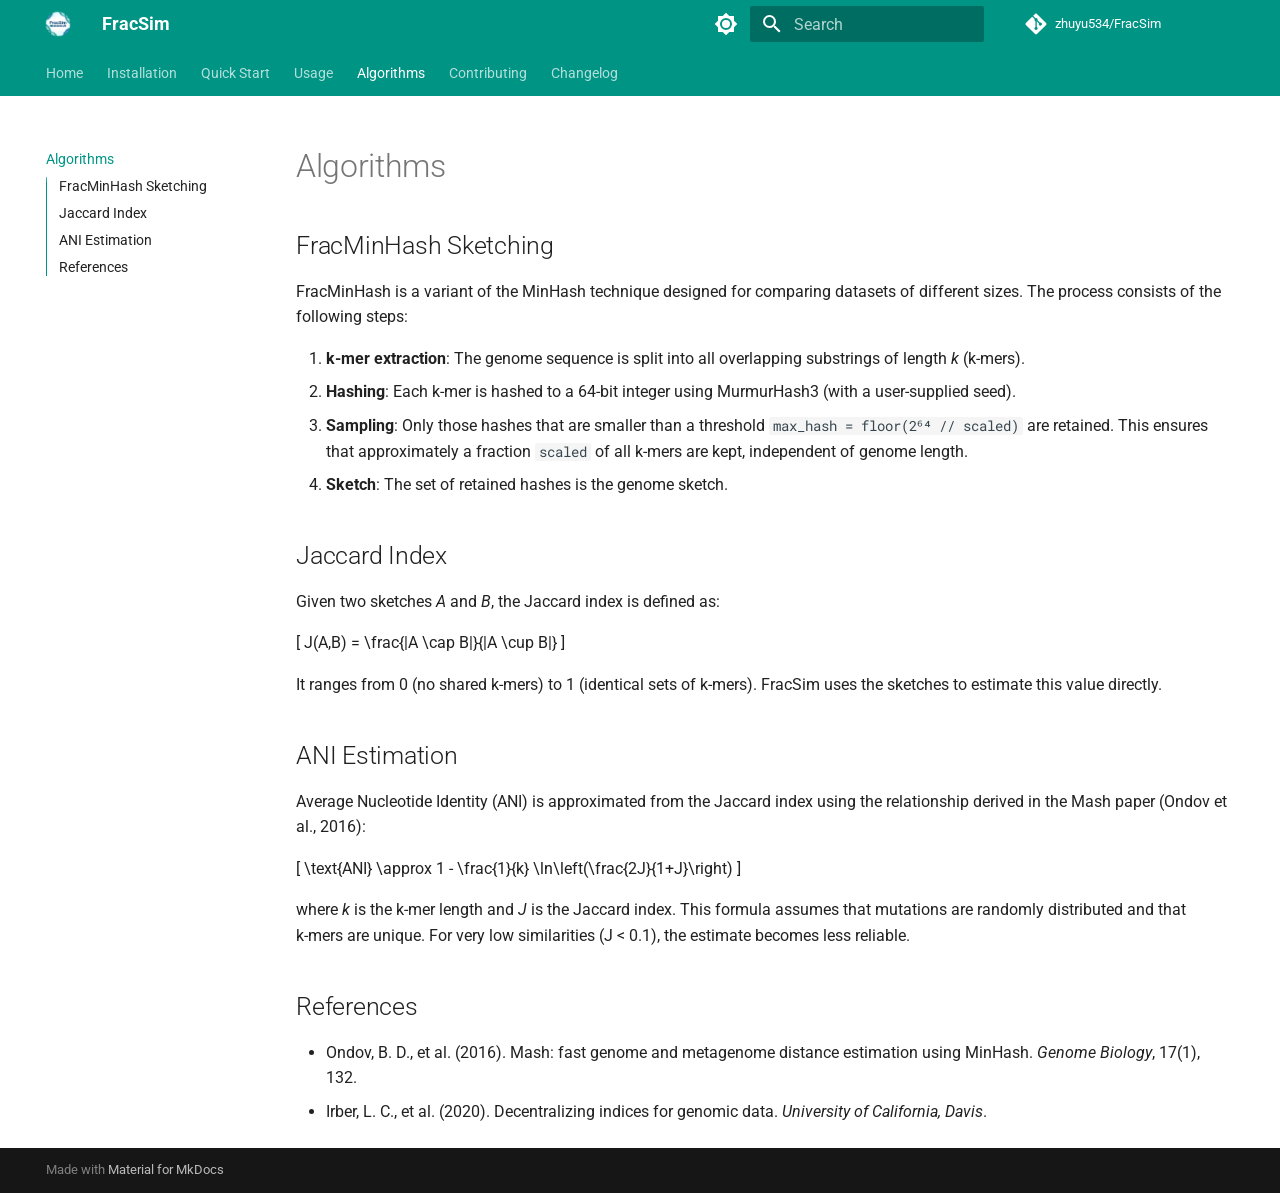
<file: algorithms/index.html>
<!doctype html>
<html lang="en" class="no-js">
  <head>
    
      <meta charset="utf-8">
      <meta name="viewport" content="width=device-width,initial-scale=1">
      
        <meta name="description" content="Fast bacterial genome similarity estimation using FracMinHash sketching">
      
      
        <meta name="author" content="Yu Zhu">
      
      
        <link rel="canonical" href="https://zhuyu534.github.io/FracSim/algorithms/">
      
      
        <link rel="prev" href="../usage/">
      
      
        <link rel="next" href="../contributing/">
      
      
        
      
      
      <link rel="icon" href="../images/logo.png">
      <meta name="generator" content="mkdocs-1.6.1, mkdocs-material-9.7.6">
    
    
      
        <title>Algorithms - FracSim</title>
      
    
    
      <link rel="stylesheet" href="../assets/stylesheets/main.484c7ddc.min.css">
      
        
        <link rel="stylesheet" href="../assets/stylesheets/palette.ab4e12ef.min.css">
      
      


    
    
      
    
    
      
        
        
        <link rel="preconnect" href="https://fonts.gstatic.com" crossorigin>
        <link rel="stylesheet" href="https://fonts.googleapis.com/css?family=Roboto:300,300i,400,400i,700,700i%7CRoboto+Mono:400,400i,700,700i&display=fallback">
        <style>:root{--md-text-font:"Roboto";--md-code-font:"Roboto Mono"}</style>
      
    
    
    <script>__md_scope=new URL("..",location),__md_hash=e=>[...e].reduce(((e,_)=>(e<<5)-e+_.charCodeAt(0)),0),__md_get=(e,_=localStorage,t=__md_scope)=>JSON.parse(_.getItem(t.pathname+"."+e)),__md_set=(e,_,t=localStorage,a=__md_scope)=>{try{t.setItem(a.pathname+"."+e,JSON.stringify(_))}catch(e){}}</script>
    
      

    
    
  </head>
  
  
    
    
      
    
    
    
    
    <body dir="ltr" data-md-color-scheme="default" data-md-color-primary="teal" data-md-color-accent="orange">
  
    
    <input class="md-toggle" data-md-toggle="drawer" type="checkbox" id="__drawer" autocomplete="off">
    <input class="md-toggle" data-md-toggle="search" type="checkbox" id="__search" autocomplete="off">
    <label class="md-overlay" for="__drawer"></label>
    <div data-md-component="skip">
      
        
        <a href="#algorithms" class="md-skip">
          Skip to content
        </a>
      
    </div>
    <div data-md-component="announce">
      
    </div>
    
    
      

<header class="md-header" data-md-component="header">
  <nav class="md-header__inner md-grid" aria-label="Header">
    <a href=".." title="FracSim" class="md-header__button md-logo" aria-label="FracSim" data-md-component="logo">
      
  <img src="../images/logo.png" alt="logo">

    </a>
    <label class="md-header__button md-icon" for="__drawer">
      
      <svg xmlns="http://www.w3.org/2000/svg" viewBox="0 0 24 24"><path d="M3 6h18v2H3zm0 5h18v2H3zm0 5h18v2H3z"/></svg>
    </label>
    <div class="md-header__title" data-md-component="header-title">
      <div class="md-header__ellipsis">
        <div class="md-header__topic">
          <span class="md-ellipsis">
            FracSim
          </span>
        </div>
        <div class="md-header__topic" data-md-component="header-topic">
          <span class="md-ellipsis">
            
              Algorithms
            
          </span>
        </div>
      </div>
    </div>
    
      
        <form class="md-header__option" data-md-component="palette">
  
    
    
    
    <input class="md-option" data-md-color-media="" data-md-color-scheme="default" data-md-color-primary="teal" data-md-color-accent="orange"  aria-label="Switch to dark mode"  type="radio" name="__palette" id="__palette_0">
    
      <label class="md-header__button md-icon" title="Switch to dark mode" for="__palette_1" hidden>
        <svg xmlns="http://www.w3.org/2000/svg" viewBox="0 0 24 24"><path d="M12 8a4 4 0 0 0-4 4 4 4 0 0 0 4 4 4 4 0 0 0 4-4 4 4 0 0 0-4-4m0 10a6 6 0 0 1-6-6 6 6 0 0 1 6-6 6 6 0 0 1 6 6 6 6 0 0 1-6 6m8-9.31V4h-4.69L12 .69 8.69 4H4v4.69L.69 12 4 15.31V20h4.69L12 23.31 15.31 20H20v-4.69L23.31 12z"/></svg>
      </label>
    
  
    
    
    
    <input class="md-option" data-md-color-media="" data-md-color-scheme="slate" data-md-color-primary="teal" data-md-color-accent="orange"  aria-label="Switch to light mode"  type="radio" name="__palette" id="__palette_1">
    
      <label class="md-header__button md-icon" title="Switch to light mode" for="__palette_0" hidden>
        <svg xmlns="http://www.w3.org/2000/svg" viewBox="0 0 24 24"><path d="M12 18c-.89 0-1.74-.2-2.5-.55C11.56 16.5 13 14.42 13 12s-1.44-4.5-3.5-5.45C10.26 6.2 11.11 6 12 6a6 6 0 0 1 6 6 6 6 0 0 1-6 6m8-9.31V4h-4.69L12 .69 8.69 4H4v4.69L.69 12 4 15.31V20h4.69L12 23.31 15.31 20H20v-4.69L23.31 12z"/></svg>
      </label>
    
  
</form>
      
    
    
      <script>var palette=__md_get("__palette");if(palette&&palette.color){if("(prefers-color-scheme)"===palette.color.media){var media=matchMedia("(prefers-color-scheme: light)"),input=document.querySelector(media.matches?"[data-md-color-media='(prefers-color-scheme: light)']":"[data-md-color-media='(prefers-color-scheme: dark)']");palette.color.media=input.getAttribute("data-md-color-media"),palette.color.scheme=input.getAttribute("data-md-color-scheme"),palette.color.primary=input.getAttribute("data-md-color-primary"),palette.color.accent=input.getAttribute("data-md-color-accent")}for(var[key,value]of Object.entries(palette.color))document.body.setAttribute("data-md-color-"+key,value)}</script>
    
    
    
      
      
        <label class="md-header__button md-icon" for="__search">
          
          <svg xmlns="http://www.w3.org/2000/svg" viewBox="0 0 24 24"><path d="M9.5 3A6.5 6.5 0 0 1 16 9.5c0 1.61-.59 3.09-1.56 4.23l.27.27h.79l5 5-1.5 1.5-5-5v-.79l-.27-.27A6.52 6.52 0 0 1 9.5 16 6.5 6.5 0 0 1 3 9.5 6.5 6.5 0 0 1 9.5 3m0 2C7 5 5 7 5 9.5S7 14 9.5 14 14 12 14 9.5 12 5 9.5 5"/></svg>
        </label>
        <div class="md-search" data-md-component="search" role="dialog">
  <label class="md-search__overlay" for="__search"></label>
  <div class="md-search__inner" role="search">
    <form class="md-search__form" name="search">
      <input type="text" class="md-search__input" name="query" aria-label="Search" placeholder="Search" autocapitalize="off" autocorrect="off" autocomplete="off" spellcheck="false" data-md-component="search-query" required>
      <label class="md-search__icon md-icon" for="__search">
        
        <svg xmlns="http://www.w3.org/2000/svg" viewBox="0 0 24 24"><path d="M9.5 3A6.5 6.5 0 0 1 16 9.5c0 1.61-.59 3.09-1.56 4.23l.27.27h.79l5 5-1.5 1.5-5-5v-.79l-.27-.27A6.52 6.52 0 0 1 9.5 16 6.5 6.5 0 0 1 3 9.5 6.5 6.5 0 0 1 9.5 3m0 2C7 5 5 7 5 9.5S7 14 9.5 14 14 12 14 9.5 12 5 9.5 5"/></svg>
        
        <svg xmlns="http://www.w3.org/2000/svg" viewBox="0 0 24 24"><path d="M20 11v2H8l5.5 5.5-1.42 1.42L4.16 12l7.92-7.92L13.5 5.5 8 11z"/></svg>
      </label>
      <nav class="md-search__options" aria-label="Search">
        
        <button type="reset" class="md-search__icon md-icon" title="Clear" aria-label="Clear" tabindex="-1">
          
          <svg xmlns="http://www.w3.org/2000/svg" viewBox="0 0 24 24"><path d="M19 6.41 17.59 5 12 10.59 6.41 5 5 6.41 10.59 12 5 17.59 6.41 19 12 13.41 17.59 19 19 17.59 13.41 12z"/></svg>
        </button>
      </nav>
      
        <div class="md-search__suggest" data-md-component="search-suggest"></div>
      
    </form>
    <div class="md-search__output">
      <div class="md-search__scrollwrap" tabindex="0" data-md-scrollfix>
        <div class="md-search-result" data-md-component="search-result">
          <div class="md-search-result__meta">
            Initializing search
          </div>
          <ol class="md-search-result__list" role="presentation"></ol>
        </div>
      </div>
    </div>
  </div>
</div>
      
    
    
      <div class="md-header__source">
        <a href="https://github.com/zhuyu534/FracSim" title="Go to repository" class="md-source" data-md-component="source">
  <div class="md-source__icon md-icon">
    
    <svg xmlns="http://www.w3.org/2000/svg" viewBox="0 0 448 512"><!--! Font Awesome Free 7.1.0 by @fontawesome - https://fontawesome.com License - https://fontawesome.com/license/free (Icons: CC BY 4.0, Fonts: SIL OFL 1.1, Code: MIT License) Copyright 2025 Fonticons, Inc.--><path d="M439.6 236.1 244 40.5c-5.4-5.5-12.8-8.5-20.4-8.5s-15 3-20.4 8.4L162.5 81l51.5 51.5c27.1-9.1 52.7 16.8 43.4 43.7l49.7 49.7c34.2-11.8 61.2 31 35.5 56.7-26.5 26.5-70.2-2.9-56-37.3L240.3 199v121.9c25.3 12.5 22.3 41.8 9.1 55-6.4 6.4-15.2 10.1-24.3 10.1s-17.8-3.6-24.3-10.1c-17.6-17.6-11.1-46.9 11.2-56v-123c-20.8-8.5-24.6-30.7-18.6-45L142.6 101 8.5 235.1C3 240.6 0 247.9 0 255.5s3 15 8.5 20.4l195.6 195.7c5.4 5.4 12.7 8.4 20.4 8.4s15-3 20.4-8.4l194.7-194.7c5.4-5.4 8.4-12.8 8.4-20.4s-3-15-8.4-20.4"/></svg>
  </div>
  <div class="md-source__repository">
    zhuyu534/FracSim
  </div>
</a>
      </div>
    
  </nav>
  
</header>
    
    <div class="md-container" data-md-component="container">
      
      
        
          
            
<nav class="md-tabs" aria-label="Tabs" data-md-component="tabs">
  <div class="md-grid">
    <ul class="md-tabs__list">
      
        
  
  
  
  
    <li class="md-tabs__item">
      <a href=".." class="md-tabs__link">
        
  
  
    
  
  Home

      </a>
    </li>
  

      
        
  
  
  
  
    <li class="md-tabs__item">
      <a href="../installation/" class="md-tabs__link">
        
  
  
    
  
  Installation

      </a>
    </li>
  

      
        
  
  
  
  
    <li class="md-tabs__item">
      <a href="../quickstart/" class="md-tabs__link">
        
  
  
    
  
  Quick Start

      </a>
    </li>
  

      
        
  
  
  
  
    <li class="md-tabs__item">
      <a href="../usage/" class="md-tabs__link">
        
  
  
    
  
  Usage

      </a>
    </li>
  

      
        
  
  
  
    
  
  
    <li class="md-tabs__item md-tabs__item--active">
      <a href="./" class="md-tabs__link">
        
  
  
    
  
  Algorithms

      </a>
    </li>
  

      
        
  
  
  
  
    <li class="md-tabs__item">
      <a href="../contributing/" class="md-tabs__link">
        
  
  
    
  
  Contributing

      </a>
    </li>
  

      
        
  
  
  
  
    <li class="md-tabs__item">
      <a href="../changelog/" class="md-tabs__link">
        
  
  
    
  
  Changelog

      </a>
    </li>
  

      
    </ul>
  </div>
</nav>
          
        
      
      <main class="md-main" data-md-component="main">
        <div class="md-main__inner md-grid">
          
            
              
              <div class="md-sidebar md-sidebar--primary" data-md-component="sidebar" data-md-type="navigation" >
                <div class="md-sidebar__scrollwrap">
                  <div class="md-sidebar__inner">
                    


  


  

<nav class="md-nav md-nav--primary md-nav--lifted md-nav--integrated" aria-label="Navigation" data-md-level="0">
  <label class="md-nav__title" for="__drawer">
    <a href=".." title="FracSim" class="md-nav__button md-logo" aria-label="FracSim" data-md-component="logo">
      
  <img src="../images/logo.png" alt="logo">

    </a>
    FracSim
  </label>
  
    <div class="md-nav__source">
      <a href="https://github.com/zhuyu534/FracSim" title="Go to repository" class="md-source" data-md-component="source">
  <div class="md-source__icon md-icon">
    
    <svg xmlns="http://www.w3.org/2000/svg" viewBox="0 0 448 512"><!--! Font Awesome Free 7.1.0 by @fontawesome - https://fontawesome.com License - https://fontawesome.com/license/free (Icons: CC BY 4.0, Fonts: SIL OFL 1.1, Code: MIT License) Copyright 2025 Fonticons, Inc.--><path d="M439.6 236.1 244 40.5c-5.4-5.5-12.8-8.5-20.4-8.5s-15 3-20.4 8.4L162.5 81l51.5 51.5c27.1-9.1 52.7 16.8 43.4 43.7l49.7 49.7c34.2-11.8 61.2 31 35.5 56.7-26.5 26.5-70.2-2.9-56-37.3L240.3 199v121.9c25.3 12.5 22.3 41.8 9.1 55-6.4 6.4-15.2 10.1-24.3 10.1s-17.8-3.6-24.3-10.1c-17.6-17.6-11.1-46.9 11.2-56v-123c-20.8-8.5-24.6-30.7-18.6-45L142.6 101 8.5 235.1C3 240.6 0 247.9 0 255.5s3 15 8.5 20.4l195.6 195.7c5.4 5.4 12.7 8.4 20.4 8.4s15-3 20.4-8.4l194.7-194.7c5.4-5.4 8.4-12.8 8.4-20.4s-3-15-8.4-20.4"/></svg>
  </div>
  <div class="md-source__repository">
    zhuyu534/FracSim
  </div>
</a>
    </div>
  
  <ul class="md-nav__list" data-md-scrollfix>
    
      
      
  
  
  
  
    <li class="md-nav__item">
      <a href=".." class="md-nav__link">
        
  
  
  <span class="md-ellipsis">
    
  
    Home
  

    
  </span>
  
  

      </a>
    </li>
  

    
      
      
  
  
  
  
    <li class="md-nav__item">
      <a href="../installation/" class="md-nav__link">
        
  
  
  <span class="md-ellipsis">
    
  
    Installation
  

    
  </span>
  
  

      </a>
    </li>
  

    
      
      
  
  
  
  
    <li class="md-nav__item">
      <a href="../quickstart/" class="md-nav__link">
        
  
  
  <span class="md-ellipsis">
    
  
    Quick Start
  

    
  </span>
  
  

      </a>
    </li>
  

    
      
      
  
  
  
  
    <li class="md-nav__item">
      <a href="../usage/" class="md-nav__link">
        
  
  
  <span class="md-ellipsis">
    
  
    Usage
  

    
  </span>
  
  

      </a>
    </li>
  

    
      
      
  
  
    
  
  
  
    <li class="md-nav__item md-nav__item--active">
      
      <input class="md-nav__toggle md-toggle" type="checkbox" id="__toc">
      
      
        
      
      
        <label class="md-nav__link md-nav__link--active" for="__toc">
          
  
  
  <span class="md-ellipsis">
    
  
    Algorithms
  

    
  </span>
  
  

          <span class="md-nav__icon md-icon"></span>
        </label>
      
      <a href="./" class="md-nav__link md-nav__link--active">
        
  
  
  <span class="md-ellipsis">
    
  
    Algorithms
  

    
  </span>
  
  

      </a>
      
        

<nav class="md-nav md-nav--secondary" aria-label="Table of contents">
  
  
  
    
  
  
    <label class="md-nav__title" for="__toc">
      <span class="md-nav__icon md-icon"></span>
      Table of contents
    </label>
    <ul class="md-nav__list" data-md-component="toc" data-md-scrollfix>
      
        <li class="md-nav__item">
  <a href="#fracminhash-sketching" class="md-nav__link">
    <span class="md-ellipsis">
      
        FracMinHash Sketching
      
    </span>
  </a>
  
</li>
      
        <li class="md-nav__item">
  <a href="#jaccard-index" class="md-nav__link">
    <span class="md-ellipsis">
      
        Jaccard Index
      
    </span>
  </a>
  
</li>
      
        <li class="md-nav__item">
  <a href="#ani-estimation" class="md-nav__link">
    <span class="md-ellipsis">
      
        ANI Estimation
      
    </span>
  </a>
  
</li>
      
        <li class="md-nav__item">
  <a href="#references" class="md-nav__link">
    <span class="md-ellipsis">
      
        References
      
    </span>
  </a>
  
</li>
      
    </ul>
  
</nav>
      
    </li>
  

    
      
      
  
  
  
  
    <li class="md-nav__item">
      <a href="../contributing/" class="md-nav__link">
        
  
  
  <span class="md-ellipsis">
    
  
    Contributing
  

    
  </span>
  
  

      </a>
    </li>
  

    
      
      
  
  
  
  
    <li class="md-nav__item">
      <a href="../changelog/" class="md-nav__link">
        
  
  
  <span class="md-ellipsis">
    
  
    Changelog
  

    
  </span>
  
  

      </a>
    </li>
  

    
  </ul>
</nav>
                  </div>
                </div>
              </div>
            
            
          
          
            <div class="md-content" data-md-component="content">
              
              <article class="md-content__inner md-typeset">
                
                  


  
  


<h1 id="algorithms">Algorithms</h1>
<h2 id="fracminhash-sketching">FracMinHash Sketching</h2>
<p>FracMinHash is a variant of the MinHash technique designed for comparing datasets of different sizes. The process consists of the following steps:</p>
<ol>
<li><strong>k‑mer extraction</strong>: The genome sequence is split into all overlapping substrings of length <em>k</em> (k‑mers).</li>
<li><strong>Hashing</strong>: Each k‑mer is hashed to a 64‑bit integer using MurmurHash3 (with a user‑supplied seed).</li>
<li><strong>Sampling</strong>: Only those hashes that are smaller than a threshold <code>max_hash = floor(2⁶⁴ // scaled)</code> are retained. This ensures that approximately a fraction <code>scaled</code> of all k‑mers are kept, independent of genome length.</li>
<li><strong>Sketch</strong>: The set of retained hashes is the genome sketch.</li>
</ol>
<h2 id="jaccard-index">Jaccard Index</h2>
<p>Given two sketches <em>A</em> and <em>B</em>, the Jaccard index is defined as:</p>
<p>[
J(A,B) = \frac{|A \cap B|}{|A \cup B|}
]</p>
<p>It ranges from 0 (no shared k‑mers) to 1 (identical sets of k‑mers). FracSim uses the sketches to estimate this value directly.</p>
<h2 id="ani-estimation">ANI Estimation</h2>
<p>Average Nucleotide Identity (ANI) is approximated from the Jaccard index using the relationship derived in the Mash paper (Ondov et al., 2016):</p>
<p>[
\text{ANI} \approx 1 - \frac{1}{k} \ln\left(\frac{2J}{1+J}\right)
]</p>
<p>where <em>k</em> is the k‑mer length and <em>J</em> is the Jaccard index. This formula assumes that mutations are randomly distributed and that k‑mers are unique. For very low similarities (J &lt; 0.1), the estimate becomes less reliable.</p>
<h2 id="references">References</h2>
<ul>
<li>Ondov, B. D., et al. (2016). Mash: fast genome and metagenome distance estimation using MinHash. <em>Genome Biology</em>, 17(1), 132.</li>
<li>Irber, L. C., et al. (2020). Decentralizing indices for genomic data. <em>University of California, Davis</em>.</li>
</ul>












                
              </article>
            </div>
          
          
<script>var target=document.getElementById(location.hash.slice(1));target&&target.name&&(target.checked=target.name.startsWith("__tabbed_"))</script>
        </div>
        
      </main>
      
        <footer class="md-footer">
  
  <div class="md-footer-meta md-typeset">
    <div class="md-footer-meta__inner md-grid">
      <div class="md-copyright">
  
  
    Made with
    <a href="https://squidfunk.github.io/mkdocs-material/" target="_blank" rel="noopener">
      Material for MkDocs
    </a>
  
</div>
      
    </div>
  </div>
</footer>
      
    </div>
    <div class="md-dialog" data-md-component="dialog">
      <div class="md-dialog__inner md-typeset"></div>
    </div>
    
    
    
      
      
      <script id="__config" type="application/json">{"annotate": null, "base": "..", "features": ["navigation.tabs", "navigation.sections", "toc.integrate", "search.suggest", "search.highlight"], "search": "../assets/javascripts/workers/search.2c215733.min.js", "tags": null, "translations": {"clipboard.copied": "Copied to clipboard", "clipboard.copy": "Copy to clipboard", "search.result.more.one": "1 more on this page", "search.result.more.other": "# more on this page", "search.result.none": "No matching documents", "search.result.one": "1 matching document", "search.result.other": "# matching documents", "search.result.placeholder": "Type to start searching", "search.result.term.missing": "Missing", "select.version": "Select version"}, "version": null}</script>
    
    
      <script src="../assets/javascripts/bundle.79ae519e.min.js"></script>
      
    
  </body>
</html>
</file>
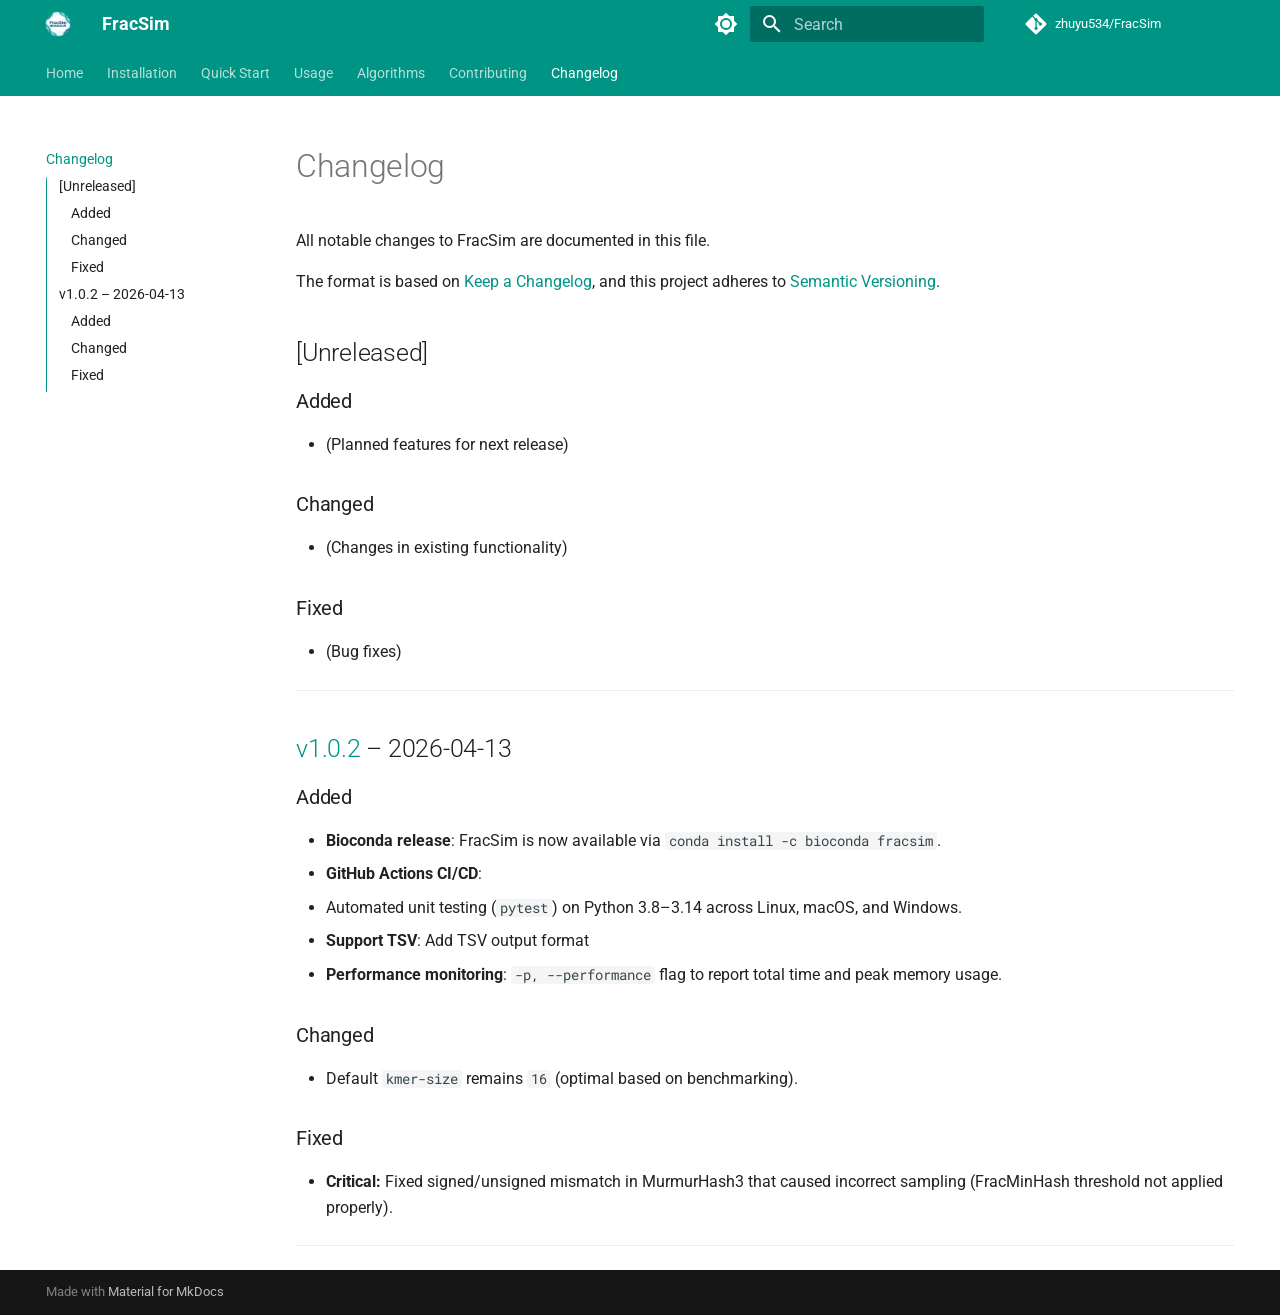
<file: changelog/index.html>
<!doctype html>
<html lang="en" class="no-js">
  <head>
    
      <meta charset="utf-8">
      <meta name="viewport" content="width=device-width,initial-scale=1">
      
        <meta name="description" content="Fast bacterial genome similarity estimation using FracMinHash sketching">
      
      
        <meta name="author" content="Yu Zhu">
      
      
        <link rel="canonical" href="https://zhuyu534.github.io/FracSim/changelog/">
      
      
        <link rel="prev" href="../contributing/">
      
      
      
        
      
      
      <link rel="icon" href="../images/logo.png">
      <meta name="generator" content="mkdocs-1.6.1, mkdocs-material-9.7.6">
    
    
      
        <title>Changelog - FracSim</title>
      
    
    
      <link rel="stylesheet" href="../assets/stylesheets/main.484c7ddc.min.css">
      
        
        <link rel="stylesheet" href="../assets/stylesheets/palette.ab4e12ef.min.css">
      
      


    
    
      
    
    
      
        
        
        <link rel="preconnect" href="https://fonts.gstatic.com" crossorigin>
        <link rel="stylesheet" href="https://fonts.googleapis.com/css?family=Roboto:300,300i,400,400i,700,700i%7CRoboto+Mono:400,400i,700,700i&display=fallback">
        <style>:root{--md-text-font:"Roboto";--md-code-font:"Roboto Mono"}</style>
      
    
    
    <script>__md_scope=new URL("..",location),__md_hash=e=>[...e].reduce(((e,_)=>(e<<5)-e+_.charCodeAt(0)),0),__md_get=(e,_=localStorage,t=__md_scope)=>JSON.parse(_.getItem(t.pathname+"."+e)),__md_set=(e,_,t=localStorage,a=__md_scope)=>{try{t.setItem(a.pathname+"."+e,JSON.stringify(_))}catch(e){}}</script>
    
      

    
    
  </head>
  
  
    
    
      
    
    
    
    
    <body dir="ltr" data-md-color-scheme="default" data-md-color-primary="teal" data-md-color-accent="orange">
  
    
    <input class="md-toggle" data-md-toggle="drawer" type="checkbox" id="__drawer" autocomplete="off">
    <input class="md-toggle" data-md-toggle="search" type="checkbox" id="__search" autocomplete="off">
    <label class="md-overlay" for="__drawer"></label>
    <div data-md-component="skip">
      
        
        <a href="#changelog" class="md-skip">
          Skip to content
        </a>
      
    </div>
    <div data-md-component="announce">
      
    </div>
    
    
      

<header class="md-header" data-md-component="header">
  <nav class="md-header__inner md-grid" aria-label="Header">
    <a href=".." title="FracSim" class="md-header__button md-logo" aria-label="FracSim" data-md-component="logo">
      
  <img src="../images/logo.png" alt="logo">

    </a>
    <label class="md-header__button md-icon" for="__drawer">
      
      <svg xmlns="http://www.w3.org/2000/svg" viewBox="0 0 24 24"><path d="M3 6h18v2H3zm0 5h18v2H3zm0 5h18v2H3z"/></svg>
    </label>
    <div class="md-header__title" data-md-component="header-title">
      <div class="md-header__ellipsis">
        <div class="md-header__topic">
          <span class="md-ellipsis">
            FracSim
          </span>
        </div>
        <div class="md-header__topic" data-md-component="header-topic">
          <span class="md-ellipsis">
            
              Changelog
            
          </span>
        </div>
      </div>
    </div>
    
      
        <form class="md-header__option" data-md-component="palette">
  
    
    
    
    <input class="md-option" data-md-color-media="" data-md-color-scheme="default" data-md-color-primary="teal" data-md-color-accent="orange"  aria-label="Switch to dark mode"  type="radio" name="__palette" id="__palette_0">
    
      <label class="md-header__button md-icon" title="Switch to dark mode" for="__palette_1" hidden>
        <svg xmlns="http://www.w3.org/2000/svg" viewBox="0 0 24 24"><path d="M12 8a4 4 0 0 0-4 4 4 4 0 0 0 4 4 4 4 0 0 0 4-4 4 4 0 0 0-4-4m0 10a6 6 0 0 1-6-6 6 6 0 0 1 6-6 6 6 0 0 1 6 6 6 6 0 0 1-6 6m8-9.31V4h-4.69L12 .69 8.69 4H4v4.69L.69 12 4 15.31V20h4.69L12 23.31 15.31 20H20v-4.69L23.31 12z"/></svg>
      </label>
    
  
    
    
    
    <input class="md-option" data-md-color-media="" data-md-color-scheme="slate" data-md-color-primary="teal" data-md-color-accent="orange"  aria-label="Switch to light mode"  type="radio" name="__palette" id="__palette_1">
    
      <label class="md-header__button md-icon" title="Switch to light mode" for="__palette_0" hidden>
        <svg xmlns="http://www.w3.org/2000/svg" viewBox="0 0 24 24"><path d="M12 18c-.89 0-1.74-.2-2.5-.55C11.56 16.5 13 14.42 13 12s-1.44-4.5-3.5-5.45C10.26 6.2 11.11 6 12 6a6 6 0 0 1 6 6 6 6 0 0 1-6 6m8-9.31V4h-4.69L12 .69 8.69 4H4v4.69L.69 12 4 15.31V20h4.69L12 23.31 15.31 20H20v-4.69L23.31 12z"/></svg>
      </label>
    
  
</form>
      
    
    
      <script>var palette=__md_get("__palette");if(palette&&palette.color){if("(prefers-color-scheme)"===palette.color.media){var media=matchMedia("(prefers-color-scheme: light)"),input=document.querySelector(media.matches?"[data-md-color-media='(prefers-color-scheme: light)']":"[data-md-color-media='(prefers-color-scheme: dark)']");palette.color.media=input.getAttribute("data-md-color-media"),palette.color.scheme=input.getAttribute("data-md-color-scheme"),palette.color.primary=input.getAttribute("data-md-color-primary"),palette.color.accent=input.getAttribute("data-md-color-accent")}for(var[key,value]of Object.entries(palette.color))document.body.setAttribute("data-md-color-"+key,value)}</script>
    
    
    
      
      
        <label class="md-header__button md-icon" for="__search">
          
          <svg xmlns="http://www.w3.org/2000/svg" viewBox="0 0 24 24"><path d="M9.5 3A6.5 6.5 0 0 1 16 9.5c0 1.61-.59 3.09-1.56 4.23l.27.27h.79l5 5-1.5 1.5-5-5v-.79l-.27-.27A6.52 6.52 0 0 1 9.5 16 6.5 6.5 0 0 1 3 9.5 6.5 6.5 0 0 1 9.5 3m0 2C7 5 5 7 5 9.5S7 14 9.5 14 14 12 14 9.5 12 5 9.5 5"/></svg>
        </label>
        <div class="md-search" data-md-component="search" role="dialog">
  <label class="md-search__overlay" for="__search"></label>
  <div class="md-search__inner" role="search">
    <form class="md-search__form" name="search">
      <input type="text" class="md-search__input" name="query" aria-label="Search" placeholder="Search" autocapitalize="off" autocorrect="off" autocomplete="off" spellcheck="false" data-md-component="search-query" required>
      <label class="md-search__icon md-icon" for="__search">
        
        <svg xmlns="http://www.w3.org/2000/svg" viewBox="0 0 24 24"><path d="M9.5 3A6.5 6.5 0 0 1 16 9.5c0 1.61-.59 3.09-1.56 4.23l.27.27h.79l5 5-1.5 1.5-5-5v-.79l-.27-.27A6.52 6.52 0 0 1 9.5 16 6.5 6.5 0 0 1 3 9.5 6.5 6.5 0 0 1 9.5 3m0 2C7 5 5 7 5 9.5S7 14 9.5 14 14 12 14 9.5 12 5 9.5 5"/></svg>
        
        <svg xmlns="http://www.w3.org/2000/svg" viewBox="0 0 24 24"><path d="M20 11v2H8l5.5 5.5-1.42 1.42L4.16 12l7.92-7.92L13.5 5.5 8 11z"/></svg>
      </label>
      <nav class="md-search__options" aria-label="Search">
        
        <button type="reset" class="md-search__icon md-icon" title="Clear" aria-label="Clear" tabindex="-1">
          
          <svg xmlns="http://www.w3.org/2000/svg" viewBox="0 0 24 24"><path d="M19 6.41 17.59 5 12 10.59 6.41 5 5 6.41 10.59 12 5 17.59 6.41 19 12 13.41 17.59 19 19 17.59 13.41 12z"/></svg>
        </button>
      </nav>
      
        <div class="md-search__suggest" data-md-component="search-suggest"></div>
      
    </form>
    <div class="md-search__output">
      <div class="md-search__scrollwrap" tabindex="0" data-md-scrollfix>
        <div class="md-search-result" data-md-component="search-result">
          <div class="md-search-result__meta">
            Initializing search
          </div>
          <ol class="md-search-result__list" role="presentation"></ol>
        </div>
      </div>
    </div>
  </div>
</div>
      
    
    
      <div class="md-header__source">
        <a href="https://github.com/zhuyu534/FracSim" title="Go to repository" class="md-source" data-md-component="source">
  <div class="md-source__icon md-icon">
    
    <svg xmlns="http://www.w3.org/2000/svg" viewBox="0 0 448 512"><!--! Font Awesome Free 7.1.0 by @fontawesome - https://fontawesome.com License - https://fontawesome.com/license/free (Icons: CC BY 4.0, Fonts: SIL OFL 1.1, Code: MIT License) Copyright 2025 Fonticons, Inc.--><path d="M439.6 236.1 244 40.5c-5.4-5.5-12.8-8.5-20.4-8.5s-15 3-20.4 8.4L162.5 81l51.5 51.5c27.1-9.1 52.7 16.8 43.4 43.7l49.7 49.7c34.2-11.8 61.2 31 35.5 56.7-26.5 26.5-70.2-2.9-56-37.3L240.3 199v121.9c25.3 12.5 22.3 41.8 9.1 55-6.4 6.4-15.2 10.1-24.3 10.1s-17.8-3.6-24.3-10.1c-17.6-17.6-11.1-46.9 11.2-56v-123c-20.8-8.5-24.6-30.7-18.6-45L142.6 101 8.5 235.1C3 240.6 0 247.9 0 255.5s3 15 8.5 20.4l195.6 195.7c5.4 5.4 12.7 8.4 20.4 8.4s15-3 20.4-8.4l194.7-194.7c5.4-5.4 8.4-12.8 8.4-20.4s-3-15-8.4-20.4"/></svg>
  </div>
  <div class="md-source__repository">
    zhuyu534/FracSim
  </div>
</a>
      </div>
    
  </nav>
  
</header>
    
    <div class="md-container" data-md-component="container">
      
      
        
          
            
<nav class="md-tabs" aria-label="Tabs" data-md-component="tabs">
  <div class="md-grid">
    <ul class="md-tabs__list">
      
        
  
  
  
  
    <li class="md-tabs__item">
      <a href=".." class="md-tabs__link">
        
  
  
    
  
  Home

      </a>
    </li>
  

      
        
  
  
  
  
    <li class="md-tabs__item">
      <a href="../installation/" class="md-tabs__link">
        
  
  
    
  
  Installation

      </a>
    </li>
  

      
        
  
  
  
  
    <li class="md-tabs__item">
      <a href="../quickstart/" class="md-tabs__link">
        
  
  
    
  
  Quick Start

      </a>
    </li>
  

      
        
  
  
  
  
    <li class="md-tabs__item">
      <a href="../usage/" class="md-tabs__link">
        
  
  
    
  
  Usage

      </a>
    </li>
  

      
        
  
  
  
  
    <li class="md-tabs__item">
      <a href="../algorithms/" class="md-tabs__link">
        
  
  
    
  
  Algorithms

      </a>
    </li>
  

      
        
  
  
  
  
    <li class="md-tabs__item">
      <a href="../contributing/" class="md-tabs__link">
        
  
  
    
  
  Contributing

      </a>
    </li>
  

      
        
  
  
  
    
  
  
    <li class="md-tabs__item md-tabs__item--active">
      <a href="./" class="md-tabs__link">
        
  
  
    
  
  Changelog

      </a>
    </li>
  

      
    </ul>
  </div>
</nav>
          
        
      
      <main class="md-main" data-md-component="main">
        <div class="md-main__inner md-grid">
          
            
              
              <div class="md-sidebar md-sidebar--primary" data-md-component="sidebar" data-md-type="navigation" >
                <div class="md-sidebar__scrollwrap">
                  <div class="md-sidebar__inner">
                    


  


  

<nav class="md-nav md-nav--primary md-nav--lifted md-nav--integrated" aria-label="Navigation" data-md-level="0">
  <label class="md-nav__title" for="__drawer">
    <a href=".." title="FracSim" class="md-nav__button md-logo" aria-label="FracSim" data-md-component="logo">
      
  <img src="../images/logo.png" alt="logo">

    </a>
    FracSim
  </label>
  
    <div class="md-nav__source">
      <a href="https://github.com/zhuyu534/FracSim" title="Go to repository" class="md-source" data-md-component="source">
  <div class="md-source__icon md-icon">
    
    <svg xmlns="http://www.w3.org/2000/svg" viewBox="0 0 448 512"><!--! Font Awesome Free 7.1.0 by @fontawesome - https://fontawesome.com License - https://fontawesome.com/license/free (Icons: CC BY 4.0, Fonts: SIL OFL 1.1, Code: MIT License) Copyright 2025 Fonticons, Inc.--><path d="M439.6 236.1 244 40.5c-5.4-5.5-12.8-8.5-20.4-8.5s-15 3-20.4 8.4L162.5 81l51.5 51.5c27.1-9.1 52.7 16.8 43.4 43.7l49.7 49.7c34.2-11.8 61.2 31 35.5 56.7-26.5 26.5-70.2-2.9-56-37.3L240.3 199v121.9c25.3 12.5 22.3 41.8 9.1 55-6.4 6.4-15.2 10.1-24.3 10.1s-17.8-3.6-24.3-10.1c-17.6-17.6-11.1-46.9 11.2-56v-123c-20.8-8.5-24.6-30.7-18.6-45L142.6 101 8.5 235.1C3 240.6 0 247.9 0 255.5s3 15 8.5 20.4l195.6 195.7c5.4 5.4 12.7 8.4 20.4 8.4s15-3 20.4-8.4l194.7-194.7c5.4-5.4 8.4-12.8 8.4-20.4s-3-15-8.4-20.4"/></svg>
  </div>
  <div class="md-source__repository">
    zhuyu534/FracSim
  </div>
</a>
    </div>
  
  <ul class="md-nav__list" data-md-scrollfix>
    
      
      
  
  
  
  
    <li class="md-nav__item">
      <a href=".." class="md-nav__link">
        
  
  
  <span class="md-ellipsis">
    
  
    Home
  

    
  </span>
  
  

      </a>
    </li>
  

    
      
      
  
  
  
  
    <li class="md-nav__item">
      <a href="../installation/" class="md-nav__link">
        
  
  
  <span class="md-ellipsis">
    
  
    Installation
  

    
  </span>
  
  

      </a>
    </li>
  

    
      
      
  
  
  
  
    <li class="md-nav__item">
      <a href="../quickstart/" class="md-nav__link">
        
  
  
  <span class="md-ellipsis">
    
  
    Quick Start
  

    
  </span>
  
  

      </a>
    </li>
  

    
      
      
  
  
  
  
    <li class="md-nav__item">
      <a href="../usage/" class="md-nav__link">
        
  
  
  <span class="md-ellipsis">
    
  
    Usage
  

    
  </span>
  
  

      </a>
    </li>
  

    
      
      
  
  
  
  
    <li class="md-nav__item">
      <a href="../algorithms/" class="md-nav__link">
        
  
  
  <span class="md-ellipsis">
    
  
    Algorithms
  

    
  </span>
  
  

      </a>
    </li>
  

    
      
      
  
  
  
  
    <li class="md-nav__item">
      <a href="../contributing/" class="md-nav__link">
        
  
  
  <span class="md-ellipsis">
    
  
    Contributing
  

    
  </span>
  
  

      </a>
    </li>
  

    
      
      
  
  
    
  
  
  
    <li class="md-nav__item md-nav__item--active">
      
      <input class="md-nav__toggle md-toggle" type="checkbox" id="__toc">
      
      
        
      
      
        <label class="md-nav__link md-nav__link--active" for="__toc">
          
  
  
  <span class="md-ellipsis">
    
  
    Changelog
  

    
  </span>
  
  

          <span class="md-nav__icon md-icon"></span>
        </label>
      
      <a href="./" class="md-nav__link md-nav__link--active">
        
  
  
  <span class="md-ellipsis">
    
  
    Changelog
  

    
  </span>
  
  

      </a>
      
        

<nav class="md-nav md-nav--secondary" aria-label="Table of contents">
  
  
  
    
  
  
    <label class="md-nav__title" for="__toc">
      <span class="md-nav__icon md-icon"></span>
      Table of contents
    </label>
    <ul class="md-nav__list" data-md-component="toc" data-md-scrollfix>
      
        <li class="md-nav__item">
  <a href="#unreleased" class="md-nav__link">
    <span class="md-ellipsis">
      
        [Unreleased]
      
    </span>
  </a>
  
    <nav class="md-nav" aria-label="[Unreleased]">
      <ul class="md-nav__list">
        
          <li class="md-nav__item">
  <a href="#added" class="md-nav__link">
    <span class="md-ellipsis">
      
        Added
      
    </span>
  </a>
  
</li>
        
          <li class="md-nav__item">
  <a href="#changed" class="md-nav__link">
    <span class="md-ellipsis">
      
        Changed
      
    </span>
  </a>
  
</li>
        
          <li class="md-nav__item">
  <a href="#fixed" class="md-nav__link">
    <span class="md-ellipsis">
      
        Fixed
      
    </span>
  </a>
  
</li>
        
      </ul>
    </nav>
  
</li>
      
        <li class="md-nav__item">
  <a href="#v102-2026-04-13" class="md-nav__link">
    <span class="md-ellipsis">
      
        v1.0.2 – 2026-04-13
      
    </span>
  </a>
  
    <nav class="md-nav" aria-label="v1.0.2 – 2026-04-13">
      <ul class="md-nav__list">
        
          <li class="md-nav__item">
  <a href="#added_1" class="md-nav__link">
    <span class="md-ellipsis">
      
        Added
      
    </span>
  </a>
  
</li>
        
          <li class="md-nav__item">
  <a href="#changed_1" class="md-nav__link">
    <span class="md-ellipsis">
      
        Changed
      
    </span>
  </a>
  
</li>
        
          <li class="md-nav__item">
  <a href="#fixed_1" class="md-nav__link">
    <span class="md-ellipsis">
      
        Fixed
      
    </span>
  </a>
  
</li>
        
      </ul>
    </nav>
  
</li>
      
    </ul>
  
</nav>
      
    </li>
  

    
  </ul>
</nav>
                  </div>
                </div>
              </div>
            
            
          
          
            <div class="md-content" data-md-component="content">
              
              <article class="md-content__inner md-typeset">
                
                  


  
  


<h1 id="changelog">Changelog</h1>
<p>All notable changes to FracSim are documented in this file.</p>
<p>The format is based on <a href="https://keepachangelog.com/en/1.0.0/">Keep a Changelog</a>,
and this project adheres to <a href="https://semver.org/spec/v2.0.0.html">Semantic Versioning</a>.</p>
<h2 id="unreleased">[Unreleased]</h2>
<h3 id="added">Added</h3>
<ul>
<li>(Planned features for next release)</li>
</ul>
<h3 id="changed">Changed</h3>
<ul>
<li>(Changes in existing functionality)</li>
</ul>
<h3 id="fixed">Fixed</h3>
<ul>
<li>(Bug fixes)</li>
</ul>
<hr />
<h2 id="v102-2026-04-13"><a href="https://github.com/zhuyu534/FracSim/releases/tag/v1.0.2">v1.0.2</a> – 2026-04-13</h2>
<h3 id="added_1">Added</h3>
<ul>
<li><strong>Bioconda release</strong>: FracSim is now available via <code>conda install -c bioconda fracsim</code>.</li>
<li><strong>GitHub Actions CI/CD</strong>:</li>
<li>Automated unit testing (<code>pytest</code>) on Python 3.8–3.14 across Linux, macOS, and Windows.</li>
<li><strong>Support TSV</strong>: Add TSV output format</li>
<li><strong>Performance monitoring</strong>: <code>-p, --performance</code> flag to report total time and peak memory usage.</li>
</ul>
<h3 id="changed_1">Changed</h3>
<ul>
<li>Default <code>kmer-size</code> remains <code>16</code> (optimal based on benchmarking).</li>
</ul>
<h3 id="fixed_1">Fixed</h3>
<ul>
<li><strong>Critical:</strong> Fixed signed/unsigned mismatch in MurmurHash3 that caused incorrect sampling (FracMinHash threshold not applied properly).</li>
</ul>
<hr />












                
              </article>
            </div>
          
          
<script>var target=document.getElementById(location.hash.slice(1));target&&target.name&&(target.checked=target.name.startsWith("__tabbed_"))</script>
        </div>
        
      </main>
      
        <footer class="md-footer">
  
  <div class="md-footer-meta md-typeset">
    <div class="md-footer-meta__inner md-grid">
      <div class="md-copyright">
  
  
    Made with
    <a href="https://squidfunk.github.io/mkdocs-material/" target="_blank" rel="noopener">
      Material for MkDocs
    </a>
  
</div>
      
    </div>
  </div>
</footer>
      
    </div>
    <div class="md-dialog" data-md-component="dialog">
      <div class="md-dialog__inner md-typeset"></div>
    </div>
    
    
    
      
      
      <script id="__config" type="application/json">{"annotate": null, "base": "..", "features": ["navigation.tabs", "navigation.sections", "toc.integrate", "search.suggest", "search.highlight"], "search": "../assets/javascripts/workers/search.2c215733.min.js", "tags": null, "translations": {"clipboard.copied": "Copied to clipboard", "clipboard.copy": "Copy to clipboard", "search.result.more.one": "1 more on this page", "search.result.more.other": "# more on this page", "search.result.none": "No matching documents", "search.result.one": "1 matching document", "search.result.other": "# matching documents", "search.result.placeholder": "Type to start searching", "search.result.term.missing": "Missing", "select.version": "Select version"}, "version": null}</script>
    
    
      <script src="../assets/javascripts/bundle.79ae519e.min.js"></script>
      
    
  </body>
</html>
</file>
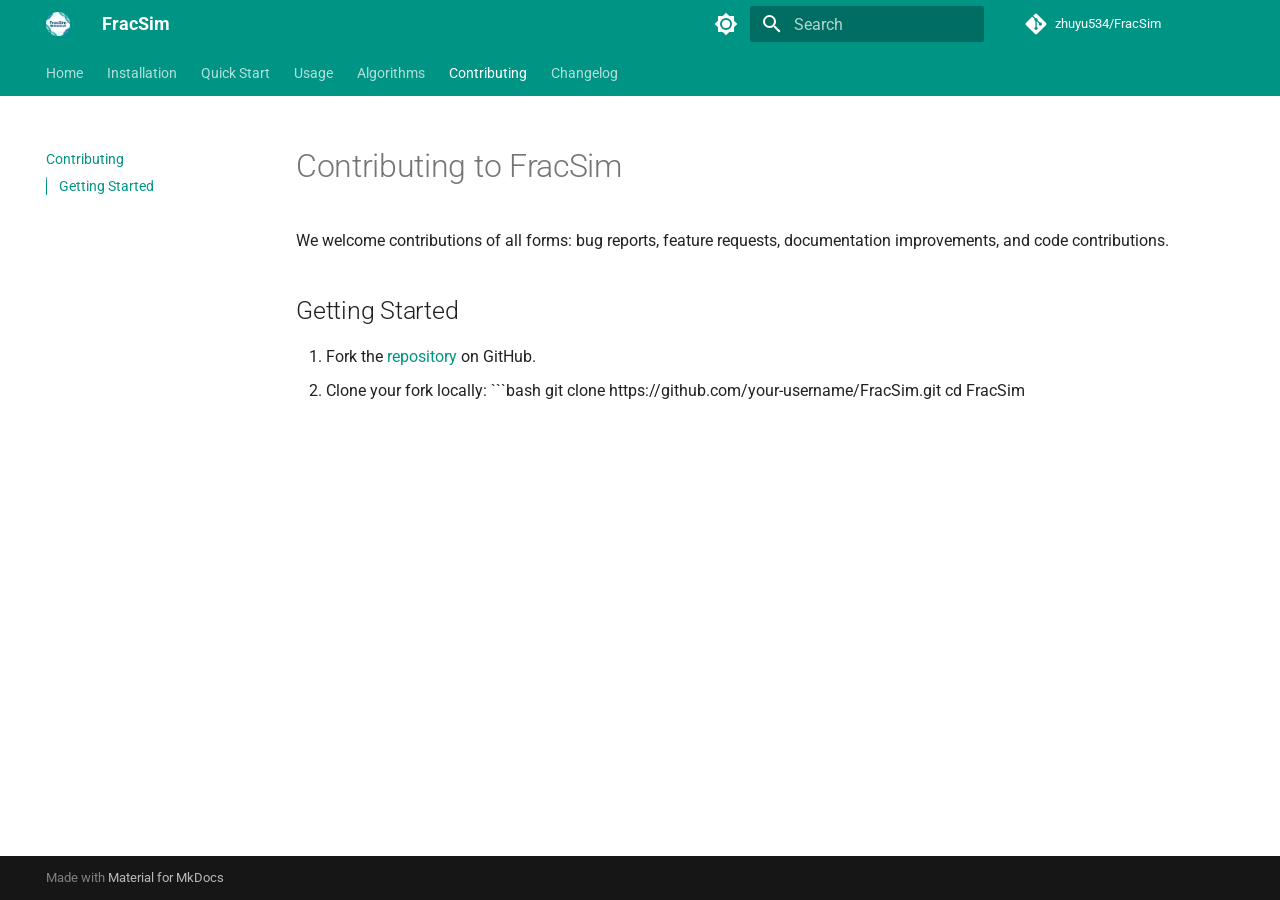
<file: contributing/index.html>
<!doctype html>
<html lang="en" class="no-js">
  <head>
    
      <meta charset="utf-8">
      <meta name="viewport" content="width=device-width,initial-scale=1">
      
        <meta name="description" content="Fast bacterial genome similarity estimation using FracMinHash sketching">
      
      
        <meta name="author" content="Yu Zhu">
      
      
        <link rel="canonical" href="https://zhuyu534.github.io/FracSim/contributing/">
      
      
        <link rel="prev" href="../algorithms/">
      
      
        <link rel="next" href="../changelog/">
      
      
        
      
      
      <link rel="icon" href="../images/logo.png">
      <meta name="generator" content="mkdocs-1.6.1, mkdocs-material-9.7.6">
    
    
      
        <title>Contributing - FracSim</title>
      
    
    
      <link rel="stylesheet" href="../assets/stylesheets/main.484c7ddc.min.css">
      
        
        <link rel="stylesheet" href="../assets/stylesheets/palette.ab4e12ef.min.css">
      
      


    
    
      
    
    
      
        
        
        <link rel="preconnect" href="https://fonts.gstatic.com" crossorigin>
        <link rel="stylesheet" href="https://fonts.googleapis.com/css?family=Roboto:300,300i,400,400i,700,700i%7CRoboto+Mono:400,400i,700,700i&display=fallback">
        <style>:root{--md-text-font:"Roboto";--md-code-font:"Roboto Mono"}</style>
      
    
    
    <script>__md_scope=new URL("..",location),__md_hash=e=>[...e].reduce(((e,_)=>(e<<5)-e+_.charCodeAt(0)),0),__md_get=(e,_=localStorage,t=__md_scope)=>JSON.parse(_.getItem(t.pathname+"."+e)),__md_set=(e,_,t=localStorage,a=__md_scope)=>{try{t.setItem(a.pathname+"."+e,JSON.stringify(_))}catch(e){}}</script>
    
      

    
    
  </head>
  
  
    
    
      
    
    
    
    
    <body dir="ltr" data-md-color-scheme="default" data-md-color-primary="teal" data-md-color-accent="orange">
  
    
    <input class="md-toggle" data-md-toggle="drawer" type="checkbox" id="__drawer" autocomplete="off">
    <input class="md-toggle" data-md-toggle="search" type="checkbox" id="__search" autocomplete="off">
    <label class="md-overlay" for="__drawer"></label>
    <div data-md-component="skip">
      
        
        <a href="#contributing-to-fracsim" class="md-skip">
          Skip to content
        </a>
      
    </div>
    <div data-md-component="announce">
      
    </div>
    
    
      

<header class="md-header" data-md-component="header">
  <nav class="md-header__inner md-grid" aria-label="Header">
    <a href=".." title="FracSim" class="md-header__button md-logo" aria-label="FracSim" data-md-component="logo">
      
  <img src="../images/logo.png" alt="logo">

    </a>
    <label class="md-header__button md-icon" for="__drawer">
      
      <svg xmlns="http://www.w3.org/2000/svg" viewBox="0 0 24 24"><path d="M3 6h18v2H3zm0 5h18v2H3zm0 5h18v2H3z"/></svg>
    </label>
    <div class="md-header__title" data-md-component="header-title">
      <div class="md-header__ellipsis">
        <div class="md-header__topic">
          <span class="md-ellipsis">
            FracSim
          </span>
        </div>
        <div class="md-header__topic" data-md-component="header-topic">
          <span class="md-ellipsis">
            
              Contributing
            
          </span>
        </div>
      </div>
    </div>
    
      
        <form class="md-header__option" data-md-component="palette">
  
    
    
    
    <input class="md-option" data-md-color-media="" data-md-color-scheme="default" data-md-color-primary="teal" data-md-color-accent="orange"  aria-label="Switch to dark mode"  type="radio" name="__palette" id="__palette_0">
    
      <label class="md-header__button md-icon" title="Switch to dark mode" for="__palette_1" hidden>
        <svg xmlns="http://www.w3.org/2000/svg" viewBox="0 0 24 24"><path d="M12 8a4 4 0 0 0-4 4 4 4 0 0 0 4 4 4 4 0 0 0 4-4 4 4 0 0 0-4-4m0 10a6 6 0 0 1-6-6 6 6 0 0 1 6-6 6 6 0 0 1 6 6 6 6 0 0 1-6 6m8-9.31V4h-4.69L12 .69 8.69 4H4v4.69L.69 12 4 15.31V20h4.69L12 23.31 15.31 20H20v-4.69L23.31 12z"/></svg>
      </label>
    
  
    
    
    
    <input class="md-option" data-md-color-media="" data-md-color-scheme="slate" data-md-color-primary="teal" data-md-color-accent="orange"  aria-label="Switch to light mode"  type="radio" name="__palette" id="__palette_1">
    
      <label class="md-header__button md-icon" title="Switch to light mode" for="__palette_0" hidden>
        <svg xmlns="http://www.w3.org/2000/svg" viewBox="0 0 24 24"><path d="M12 18c-.89 0-1.74-.2-2.5-.55C11.56 16.5 13 14.42 13 12s-1.44-4.5-3.5-5.45C10.26 6.2 11.11 6 12 6a6 6 0 0 1 6 6 6 6 0 0 1-6 6m8-9.31V4h-4.69L12 .69 8.69 4H4v4.69L.69 12 4 15.31V20h4.69L12 23.31 15.31 20H20v-4.69L23.31 12z"/></svg>
      </label>
    
  
</form>
      
    
    
      <script>var palette=__md_get("__palette");if(palette&&palette.color){if("(prefers-color-scheme)"===palette.color.media){var media=matchMedia("(prefers-color-scheme: light)"),input=document.querySelector(media.matches?"[data-md-color-media='(prefers-color-scheme: light)']":"[data-md-color-media='(prefers-color-scheme: dark)']");palette.color.media=input.getAttribute("data-md-color-media"),palette.color.scheme=input.getAttribute("data-md-color-scheme"),palette.color.primary=input.getAttribute("data-md-color-primary"),palette.color.accent=input.getAttribute("data-md-color-accent")}for(var[key,value]of Object.entries(palette.color))document.body.setAttribute("data-md-color-"+key,value)}</script>
    
    
    
      
      
        <label class="md-header__button md-icon" for="__search">
          
          <svg xmlns="http://www.w3.org/2000/svg" viewBox="0 0 24 24"><path d="M9.5 3A6.5 6.5 0 0 1 16 9.5c0 1.61-.59 3.09-1.56 4.23l.27.27h.79l5 5-1.5 1.5-5-5v-.79l-.27-.27A6.52 6.52 0 0 1 9.5 16 6.5 6.5 0 0 1 3 9.5 6.5 6.5 0 0 1 9.5 3m0 2C7 5 5 7 5 9.5S7 14 9.5 14 14 12 14 9.5 12 5 9.5 5"/></svg>
        </label>
        <div class="md-search" data-md-component="search" role="dialog">
  <label class="md-search__overlay" for="__search"></label>
  <div class="md-search__inner" role="search">
    <form class="md-search__form" name="search">
      <input type="text" class="md-search__input" name="query" aria-label="Search" placeholder="Search" autocapitalize="off" autocorrect="off" autocomplete="off" spellcheck="false" data-md-component="search-query" required>
      <label class="md-search__icon md-icon" for="__search">
        
        <svg xmlns="http://www.w3.org/2000/svg" viewBox="0 0 24 24"><path d="M9.5 3A6.5 6.5 0 0 1 16 9.5c0 1.61-.59 3.09-1.56 4.23l.27.27h.79l5 5-1.5 1.5-5-5v-.79l-.27-.27A6.52 6.52 0 0 1 9.5 16 6.5 6.5 0 0 1 3 9.5 6.5 6.5 0 0 1 9.5 3m0 2C7 5 5 7 5 9.5S7 14 9.5 14 14 12 14 9.5 12 5 9.5 5"/></svg>
        
        <svg xmlns="http://www.w3.org/2000/svg" viewBox="0 0 24 24"><path d="M20 11v2H8l5.5 5.5-1.42 1.42L4.16 12l7.92-7.92L13.5 5.5 8 11z"/></svg>
      </label>
      <nav class="md-search__options" aria-label="Search">
        
        <button type="reset" class="md-search__icon md-icon" title="Clear" aria-label="Clear" tabindex="-1">
          
          <svg xmlns="http://www.w3.org/2000/svg" viewBox="0 0 24 24"><path d="M19 6.41 17.59 5 12 10.59 6.41 5 5 6.41 10.59 12 5 17.59 6.41 19 12 13.41 17.59 19 19 17.59 13.41 12z"/></svg>
        </button>
      </nav>
      
        <div class="md-search__suggest" data-md-component="search-suggest"></div>
      
    </form>
    <div class="md-search__output">
      <div class="md-search__scrollwrap" tabindex="0" data-md-scrollfix>
        <div class="md-search-result" data-md-component="search-result">
          <div class="md-search-result__meta">
            Initializing search
          </div>
          <ol class="md-search-result__list" role="presentation"></ol>
        </div>
      </div>
    </div>
  </div>
</div>
      
    
    
      <div class="md-header__source">
        <a href="https://github.com/zhuyu534/FracSim" title="Go to repository" class="md-source" data-md-component="source">
  <div class="md-source__icon md-icon">
    
    <svg xmlns="http://www.w3.org/2000/svg" viewBox="0 0 448 512"><!--! Font Awesome Free 7.1.0 by @fontawesome - https://fontawesome.com License - https://fontawesome.com/license/free (Icons: CC BY 4.0, Fonts: SIL OFL 1.1, Code: MIT License) Copyright 2025 Fonticons, Inc.--><path d="M439.6 236.1 244 40.5c-5.4-5.5-12.8-8.5-20.4-8.5s-15 3-20.4 8.4L162.5 81l51.5 51.5c27.1-9.1 52.7 16.8 43.4 43.7l49.7 49.7c34.2-11.8 61.2 31 35.5 56.7-26.5 26.5-70.2-2.9-56-37.3L240.3 199v121.9c25.3 12.5 22.3 41.8 9.1 55-6.4 6.4-15.2 10.1-24.3 10.1s-17.8-3.6-24.3-10.1c-17.6-17.6-11.1-46.9 11.2-56v-123c-20.8-8.5-24.6-30.7-18.6-45L142.6 101 8.5 235.1C3 240.6 0 247.9 0 255.5s3 15 8.5 20.4l195.6 195.7c5.4 5.4 12.7 8.4 20.4 8.4s15-3 20.4-8.4l194.7-194.7c5.4-5.4 8.4-12.8 8.4-20.4s-3-15-8.4-20.4"/></svg>
  </div>
  <div class="md-source__repository">
    zhuyu534/FracSim
  </div>
</a>
      </div>
    
  </nav>
  
</header>
    
    <div class="md-container" data-md-component="container">
      
      
        
          
            
<nav class="md-tabs" aria-label="Tabs" data-md-component="tabs">
  <div class="md-grid">
    <ul class="md-tabs__list">
      
        
  
  
  
  
    <li class="md-tabs__item">
      <a href=".." class="md-tabs__link">
        
  
  
    
  
  Home

      </a>
    </li>
  

      
        
  
  
  
  
    <li class="md-tabs__item">
      <a href="../installation/" class="md-tabs__link">
        
  
  
    
  
  Installation

      </a>
    </li>
  

      
        
  
  
  
  
    <li class="md-tabs__item">
      <a href="../quickstart/" class="md-tabs__link">
        
  
  
    
  
  Quick Start

      </a>
    </li>
  

      
        
  
  
  
  
    <li class="md-tabs__item">
      <a href="../usage/" class="md-tabs__link">
        
  
  
    
  
  Usage

      </a>
    </li>
  

      
        
  
  
  
  
    <li class="md-tabs__item">
      <a href="../algorithms/" class="md-tabs__link">
        
  
  
    
  
  Algorithms

      </a>
    </li>
  

      
        
  
  
  
    
  
  
    <li class="md-tabs__item md-tabs__item--active">
      <a href="./" class="md-tabs__link">
        
  
  
    
  
  Contributing

      </a>
    </li>
  

      
        
  
  
  
  
    <li class="md-tabs__item">
      <a href="../changelog/" class="md-tabs__link">
        
  
  
    
  
  Changelog

      </a>
    </li>
  

      
    </ul>
  </div>
</nav>
          
        
      
      <main class="md-main" data-md-component="main">
        <div class="md-main__inner md-grid">
          
            
              
              <div class="md-sidebar md-sidebar--primary" data-md-component="sidebar" data-md-type="navigation" >
                <div class="md-sidebar__scrollwrap">
                  <div class="md-sidebar__inner">
                    


  


  

<nav class="md-nav md-nav--primary md-nav--lifted md-nav--integrated" aria-label="Navigation" data-md-level="0">
  <label class="md-nav__title" for="__drawer">
    <a href=".." title="FracSim" class="md-nav__button md-logo" aria-label="FracSim" data-md-component="logo">
      
  <img src="../images/logo.png" alt="logo">

    </a>
    FracSim
  </label>
  
    <div class="md-nav__source">
      <a href="https://github.com/zhuyu534/FracSim" title="Go to repository" class="md-source" data-md-component="source">
  <div class="md-source__icon md-icon">
    
    <svg xmlns="http://www.w3.org/2000/svg" viewBox="0 0 448 512"><!--! Font Awesome Free 7.1.0 by @fontawesome - https://fontawesome.com License - https://fontawesome.com/license/free (Icons: CC BY 4.0, Fonts: SIL OFL 1.1, Code: MIT License) Copyright 2025 Fonticons, Inc.--><path d="M439.6 236.1 244 40.5c-5.4-5.5-12.8-8.5-20.4-8.5s-15 3-20.4 8.4L162.5 81l51.5 51.5c27.1-9.1 52.7 16.8 43.4 43.7l49.7 49.7c34.2-11.8 61.2 31 35.5 56.7-26.5 26.5-70.2-2.9-56-37.3L240.3 199v121.9c25.3 12.5 22.3 41.8 9.1 55-6.4 6.4-15.2 10.1-24.3 10.1s-17.8-3.6-24.3-10.1c-17.6-17.6-11.1-46.9 11.2-56v-123c-20.8-8.5-24.6-30.7-18.6-45L142.6 101 8.5 235.1C3 240.6 0 247.9 0 255.5s3 15 8.5 20.4l195.6 195.7c5.4 5.4 12.7 8.4 20.4 8.4s15-3 20.4-8.4l194.7-194.7c5.4-5.4 8.4-12.8 8.4-20.4s-3-15-8.4-20.4"/></svg>
  </div>
  <div class="md-source__repository">
    zhuyu534/FracSim
  </div>
</a>
    </div>
  
  <ul class="md-nav__list" data-md-scrollfix>
    
      
      
  
  
  
  
    <li class="md-nav__item">
      <a href=".." class="md-nav__link">
        
  
  
  <span class="md-ellipsis">
    
  
    Home
  

    
  </span>
  
  

      </a>
    </li>
  

    
      
      
  
  
  
  
    <li class="md-nav__item">
      <a href="../installation/" class="md-nav__link">
        
  
  
  <span class="md-ellipsis">
    
  
    Installation
  

    
  </span>
  
  

      </a>
    </li>
  

    
      
      
  
  
  
  
    <li class="md-nav__item">
      <a href="../quickstart/" class="md-nav__link">
        
  
  
  <span class="md-ellipsis">
    
  
    Quick Start
  

    
  </span>
  
  

      </a>
    </li>
  

    
      
      
  
  
  
  
    <li class="md-nav__item">
      <a href="../usage/" class="md-nav__link">
        
  
  
  <span class="md-ellipsis">
    
  
    Usage
  

    
  </span>
  
  

      </a>
    </li>
  

    
      
      
  
  
  
  
    <li class="md-nav__item">
      <a href="../algorithms/" class="md-nav__link">
        
  
  
  <span class="md-ellipsis">
    
  
    Algorithms
  

    
  </span>
  
  

      </a>
    </li>
  

    
      
      
  
  
    
  
  
  
    <li class="md-nav__item md-nav__item--active">
      
      <input class="md-nav__toggle md-toggle" type="checkbox" id="__toc">
      
      
        
      
      
        <label class="md-nav__link md-nav__link--active" for="__toc">
          
  
  
  <span class="md-ellipsis">
    
  
    Contributing
  

    
  </span>
  
  

          <span class="md-nav__icon md-icon"></span>
        </label>
      
      <a href="./" class="md-nav__link md-nav__link--active">
        
  
  
  <span class="md-ellipsis">
    
  
    Contributing
  

    
  </span>
  
  

      </a>
      
        

<nav class="md-nav md-nav--secondary" aria-label="Table of contents">
  
  
  
    
  
  
    <label class="md-nav__title" for="__toc">
      <span class="md-nav__icon md-icon"></span>
      Table of contents
    </label>
    <ul class="md-nav__list" data-md-component="toc" data-md-scrollfix>
      
        <li class="md-nav__item">
  <a href="#getting-started" class="md-nav__link">
    <span class="md-ellipsis">
      
        Getting Started
      
    </span>
  </a>
  
</li>
      
    </ul>
  
</nav>
      
    </li>
  

    
      
      
  
  
  
  
    <li class="md-nav__item">
      <a href="../changelog/" class="md-nav__link">
        
  
  
  <span class="md-ellipsis">
    
  
    Changelog
  

    
  </span>
  
  

      </a>
    </li>
  

    
  </ul>
</nav>
                  </div>
                </div>
              </div>
            
            
          
          
            <div class="md-content" data-md-component="content">
              
              <article class="md-content__inner md-typeset">
                
                  


  
  


<h1 id="contributing-to-fracsim">Contributing to FracSim</h1>
<p>We welcome contributions of all forms: bug reports, feature requests, documentation improvements, and code contributions.</p>
<h2 id="getting-started">Getting Started</h2>
<ol>
<li>Fork the <a href="https://github.com/zhuyu534/FracSim">repository</a> on GitHub.</li>
<li>Clone your fork locally:
   ```bash
   git clone https://github.com/your-username/FracSim.git
   cd FracSim</li>
</ol>












                
              </article>
            </div>
          
          
<script>var target=document.getElementById(location.hash.slice(1));target&&target.name&&(target.checked=target.name.startsWith("__tabbed_"))</script>
        </div>
        
      </main>
      
        <footer class="md-footer">
  
  <div class="md-footer-meta md-typeset">
    <div class="md-footer-meta__inner md-grid">
      <div class="md-copyright">
  
  
    Made with
    <a href="https://squidfunk.github.io/mkdocs-material/" target="_blank" rel="noopener">
      Material for MkDocs
    </a>
  
</div>
      
    </div>
  </div>
</footer>
      
    </div>
    <div class="md-dialog" data-md-component="dialog">
      <div class="md-dialog__inner md-typeset"></div>
    </div>
    
    
    
      
      
      <script id="__config" type="application/json">{"annotate": null, "base": "..", "features": ["navigation.tabs", "navigation.sections", "toc.integrate", "search.suggest", "search.highlight"], "search": "../assets/javascripts/workers/search.2c215733.min.js", "tags": null, "translations": {"clipboard.copied": "Copied to clipboard", "clipboard.copy": "Copy to clipboard", "search.result.more.one": "1 more on this page", "search.result.more.other": "# more on this page", "search.result.none": "No matching documents", "search.result.one": "1 matching document", "search.result.other": "# matching documents", "search.result.placeholder": "Type to start searching", "search.result.term.missing": "Missing", "select.version": "Select version"}, "version": null}</script>
    
    
      <script src="../assets/javascripts/bundle.79ae519e.min.js"></script>
      
    
  </body>
</html>
</file>
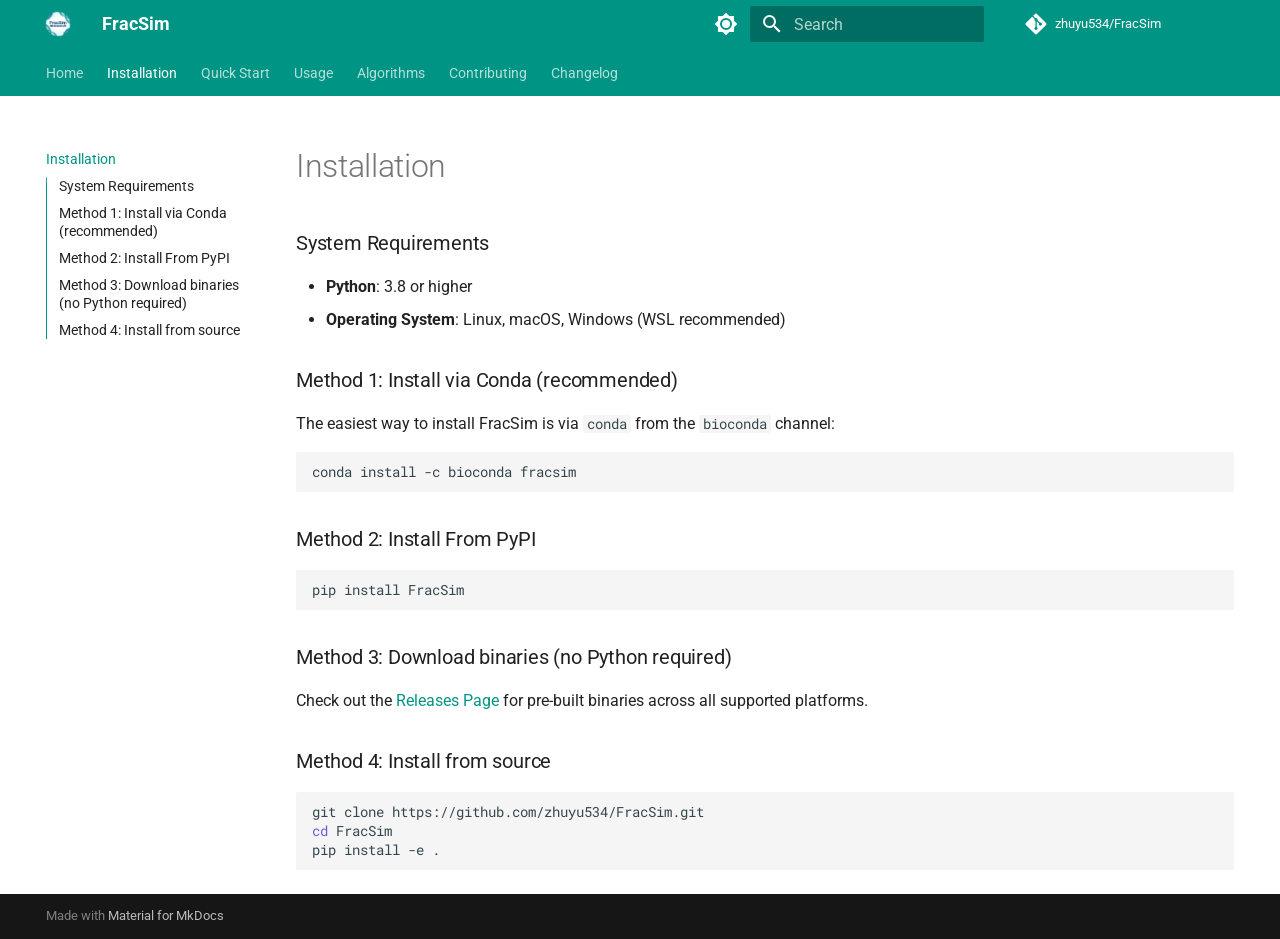
<file: installation/index.html>
<!doctype html>
<html lang="en" class="no-js">
  <head>
    
      <meta charset="utf-8">
      <meta name="viewport" content="width=device-width,initial-scale=1">
      
        <meta name="description" content="Fast bacterial genome similarity estimation using FracMinHash sketching">
      
      
        <meta name="author" content="Yu Zhu">
      
      
        <link rel="canonical" href="https://zhuyu534.github.io/FracSim/installation/">
      
      
        <link rel="prev" href="..">
      
      
        <link rel="next" href="../quickstart/">
      
      
        
      
      
      <link rel="icon" href="../images/logo.png">
      <meta name="generator" content="mkdocs-1.6.1, mkdocs-material-9.7.6">
    
    
      
        <title>Installation - FracSim</title>
      
    
    
      <link rel="stylesheet" href="../assets/stylesheets/main.484c7ddc.min.css">
      
        
        <link rel="stylesheet" href="../assets/stylesheets/palette.ab4e12ef.min.css">
      
      


    
    
      
    
    
      
        
        
        <link rel="preconnect" href="https://fonts.gstatic.com" crossorigin>
        <link rel="stylesheet" href="https://fonts.googleapis.com/css?family=Roboto:300,300i,400,400i,700,700i%7CRoboto+Mono:400,400i,700,700i&display=fallback">
        <style>:root{--md-text-font:"Roboto";--md-code-font:"Roboto Mono"}</style>
      
    
    
    <script>__md_scope=new URL("..",location),__md_hash=e=>[...e].reduce(((e,_)=>(e<<5)-e+_.charCodeAt(0)),0),__md_get=(e,_=localStorage,t=__md_scope)=>JSON.parse(_.getItem(t.pathname+"."+e)),__md_set=(e,_,t=localStorage,a=__md_scope)=>{try{t.setItem(a.pathname+"."+e,JSON.stringify(_))}catch(e){}}</script>
    
      

    
    
  </head>
  
  
    
    
      
    
    
    
    
    <body dir="ltr" data-md-color-scheme="default" data-md-color-primary="teal" data-md-color-accent="orange">
  
    
    <input class="md-toggle" data-md-toggle="drawer" type="checkbox" id="__drawer" autocomplete="off">
    <input class="md-toggle" data-md-toggle="search" type="checkbox" id="__search" autocomplete="off">
    <label class="md-overlay" for="__drawer"></label>
    <div data-md-component="skip">
      
        
        <a href="#installation" class="md-skip">
          Skip to content
        </a>
      
    </div>
    <div data-md-component="announce">
      
    </div>
    
    
      

<header class="md-header" data-md-component="header">
  <nav class="md-header__inner md-grid" aria-label="Header">
    <a href=".." title="FracSim" class="md-header__button md-logo" aria-label="FracSim" data-md-component="logo">
      
  <img src="../images/logo.png" alt="logo">

    </a>
    <label class="md-header__button md-icon" for="__drawer">
      
      <svg xmlns="http://www.w3.org/2000/svg" viewBox="0 0 24 24"><path d="M3 6h18v2H3zm0 5h18v2H3zm0 5h18v2H3z"/></svg>
    </label>
    <div class="md-header__title" data-md-component="header-title">
      <div class="md-header__ellipsis">
        <div class="md-header__topic">
          <span class="md-ellipsis">
            FracSim
          </span>
        </div>
        <div class="md-header__topic" data-md-component="header-topic">
          <span class="md-ellipsis">
            
              Installation
            
          </span>
        </div>
      </div>
    </div>
    
      
        <form class="md-header__option" data-md-component="palette">
  
    
    
    
    <input class="md-option" data-md-color-media="" data-md-color-scheme="default" data-md-color-primary="teal" data-md-color-accent="orange"  aria-label="Switch to dark mode"  type="radio" name="__palette" id="__palette_0">
    
      <label class="md-header__button md-icon" title="Switch to dark mode" for="__palette_1" hidden>
        <svg xmlns="http://www.w3.org/2000/svg" viewBox="0 0 24 24"><path d="M12 8a4 4 0 0 0-4 4 4 4 0 0 0 4 4 4 4 0 0 0 4-4 4 4 0 0 0-4-4m0 10a6 6 0 0 1-6-6 6 6 0 0 1 6-6 6 6 0 0 1 6 6 6 6 0 0 1-6 6m8-9.31V4h-4.69L12 .69 8.69 4H4v4.69L.69 12 4 15.31V20h4.69L12 23.31 15.31 20H20v-4.69L23.31 12z"/></svg>
      </label>
    
  
    
    
    
    <input class="md-option" data-md-color-media="" data-md-color-scheme="slate" data-md-color-primary="teal" data-md-color-accent="orange"  aria-label="Switch to light mode"  type="radio" name="__palette" id="__palette_1">
    
      <label class="md-header__button md-icon" title="Switch to light mode" for="__palette_0" hidden>
        <svg xmlns="http://www.w3.org/2000/svg" viewBox="0 0 24 24"><path d="M12 18c-.89 0-1.74-.2-2.5-.55C11.56 16.5 13 14.42 13 12s-1.44-4.5-3.5-5.45C10.26 6.2 11.11 6 12 6a6 6 0 0 1 6 6 6 6 0 0 1-6 6m8-9.31V4h-4.69L12 .69 8.69 4H4v4.69L.69 12 4 15.31V20h4.69L12 23.31 15.31 20H20v-4.69L23.31 12z"/></svg>
      </label>
    
  
</form>
      
    
    
      <script>var palette=__md_get("__palette");if(palette&&palette.color){if("(prefers-color-scheme)"===palette.color.media){var media=matchMedia("(prefers-color-scheme: light)"),input=document.querySelector(media.matches?"[data-md-color-media='(prefers-color-scheme: light)']":"[data-md-color-media='(prefers-color-scheme: dark)']");palette.color.media=input.getAttribute("data-md-color-media"),palette.color.scheme=input.getAttribute("data-md-color-scheme"),palette.color.primary=input.getAttribute("data-md-color-primary"),palette.color.accent=input.getAttribute("data-md-color-accent")}for(var[key,value]of Object.entries(palette.color))document.body.setAttribute("data-md-color-"+key,value)}</script>
    
    
    
      
      
        <label class="md-header__button md-icon" for="__search">
          
          <svg xmlns="http://www.w3.org/2000/svg" viewBox="0 0 24 24"><path d="M9.5 3A6.5 6.5 0 0 1 16 9.5c0 1.61-.59 3.09-1.56 4.23l.27.27h.79l5 5-1.5 1.5-5-5v-.79l-.27-.27A6.52 6.52 0 0 1 9.5 16 6.5 6.5 0 0 1 3 9.5 6.5 6.5 0 0 1 9.5 3m0 2C7 5 5 7 5 9.5S7 14 9.5 14 14 12 14 9.5 12 5 9.5 5"/></svg>
        </label>
        <div class="md-search" data-md-component="search" role="dialog">
  <label class="md-search__overlay" for="__search"></label>
  <div class="md-search__inner" role="search">
    <form class="md-search__form" name="search">
      <input type="text" class="md-search__input" name="query" aria-label="Search" placeholder="Search" autocapitalize="off" autocorrect="off" autocomplete="off" spellcheck="false" data-md-component="search-query" required>
      <label class="md-search__icon md-icon" for="__search">
        
        <svg xmlns="http://www.w3.org/2000/svg" viewBox="0 0 24 24"><path d="M9.5 3A6.5 6.5 0 0 1 16 9.5c0 1.61-.59 3.09-1.56 4.23l.27.27h.79l5 5-1.5 1.5-5-5v-.79l-.27-.27A6.52 6.52 0 0 1 9.5 16 6.5 6.5 0 0 1 3 9.5 6.5 6.5 0 0 1 9.5 3m0 2C7 5 5 7 5 9.5S7 14 9.5 14 14 12 14 9.5 12 5 9.5 5"/></svg>
        
        <svg xmlns="http://www.w3.org/2000/svg" viewBox="0 0 24 24"><path d="M20 11v2H8l5.5 5.5-1.42 1.42L4.16 12l7.92-7.92L13.5 5.5 8 11z"/></svg>
      </label>
      <nav class="md-search__options" aria-label="Search">
        
        <button type="reset" class="md-search__icon md-icon" title="Clear" aria-label="Clear" tabindex="-1">
          
          <svg xmlns="http://www.w3.org/2000/svg" viewBox="0 0 24 24"><path d="M19 6.41 17.59 5 12 10.59 6.41 5 5 6.41 10.59 12 5 17.59 6.41 19 12 13.41 17.59 19 19 17.59 13.41 12z"/></svg>
        </button>
      </nav>
      
        <div class="md-search__suggest" data-md-component="search-suggest"></div>
      
    </form>
    <div class="md-search__output">
      <div class="md-search__scrollwrap" tabindex="0" data-md-scrollfix>
        <div class="md-search-result" data-md-component="search-result">
          <div class="md-search-result__meta">
            Initializing search
          </div>
          <ol class="md-search-result__list" role="presentation"></ol>
        </div>
      </div>
    </div>
  </div>
</div>
      
    
    
      <div class="md-header__source">
        <a href="https://github.com/zhuyu534/FracSim" title="Go to repository" class="md-source" data-md-component="source">
  <div class="md-source__icon md-icon">
    
    <svg xmlns="http://www.w3.org/2000/svg" viewBox="0 0 448 512"><!--! Font Awesome Free 7.1.0 by @fontawesome - https://fontawesome.com License - https://fontawesome.com/license/free (Icons: CC BY 4.0, Fonts: SIL OFL 1.1, Code: MIT License) Copyright 2025 Fonticons, Inc.--><path d="M439.6 236.1 244 40.5c-5.4-5.5-12.8-8.5-20.4-8.5s-15 3-20.4 8.4L162.5 81l51.5 51.5c27.1-9.1 52.7 16.8 43.4 43.7l49.7 49.7c34.2-11.8 61.2 31 35.5 56.7-26.5 26.5-70.2-2.9-56-37.3L240.3 199v121.9c25.3 12.5 22.3 41.8 9.1 55-6.4 6.4-15.2 10.1-24.3 10.1s-17.8-3.6-24.3-10.1c-17.6-17.6-11.1-46.9 11.2-56v-123c-20.8-8.5-24.6-30.7-18.6-45L142.6 101 8.5 235.1C3 240.6 0 247.9 0 255.5s3 15 8.5 20.4l195.6 195.7c5.4 5.4 12.7 8.4 20.4 8.4s15-3 20.4-8.4l194.7-194.7c5.4-5.4 8.4-12.8 8.4-20.4s-3-15-8.4-20.4"/></svg>
  </div>
  <div class="md-source__repository">
    zhuyu534/FracSim
  </div>
</a>
      </div>
    
  </nav>
  
</header>
    
    <div class="md-container" data-md-component="container">
      
      
        
          
            
<nav class="md-tabs" aria-label="Tabs" data-md-component="tabs">
  <div class="md-grid">
    <ul class="md-tabs__list">
      
        
  
  
  
  
    <li class="md-tabs__item">
      <a href=".." class="md-tabs__link">
        
  
  
    
  
  Home

      </a>
    </li>
  

      
        
  
  
  
    
  
  
    <li class="md-tabs__item md-tabs__item--active">
      <a href="./" class="md-tabs__link">
        
  
  
    
  
  Installation

      </a>
    </li>
  

      
        
  
  
  
  
    <li class="md-tabs__item">
      <a href="../quickstart/" class="md-tabs__link">
        
  
  
    
  
  Quick Start

      </a>
    </li>
  

      
        
  
  
  
  
    <li class="md-tabs__item">
      <a href="../usage/" class="md-tabs__link">
        
  
  
    
  
  Usage

      </a>
    </li>
  

      
        
  
  
  
  
    <li class="md-tabs__item">
      <a href="../algorithms/" class="md-tabs__link">
        
  
  
    
  
  Algorithms

      </a>
    </li>
  

      
        
  
  
  
  
    <li class="md-tabs__item">
      <a href="../contributing/" class="md-tabs__link">
        
  
  
    
  
  Contributing

      </a>
    </li>
  

      
        
  
  
  
  
    <li class="md-tabs__item">
      <a href="../changelog/" class="md-tabs__link">
        
  
  
    
  
  Changelog

      </a>
    </li>
  

      
    </ul>
  </div>
</nav>
          
        
      
      <main class="md-main" data-md-component="main">
        <div class="md-main__inner md-grid">
          
            
              
              <div class="md-sidebar md-sidebar--primary" data-md-component="sidebar" data-md-type="navigation" >
                <div class="md-sidebar__scrollwrap">
                  <div class="md-sidebar__inner">
                    


  


  

<nav class="md-nav md-nav--primary md-nav--lifted md-nav--integrated" aria-label="Navigation" data-md-level="0">
  <label class="md-nav__title" for="__drawer">
    <a href=".." title="FracSim" class="md-nav__button md-logo" aria-label="FracSim" data-md-component="logo">
      
  <img src="../images/logo.png" alt="logo">

    </a>
    FracSim
  </label>
  
    <div class="md-nav__source">
      <a href="https://github.com/zhuyu534/FracSim" title="Go to repository" class="md-source" data-md-component="source">
  <div class="md-source__icon md-icon">
    
    <svg xmlns="http://www.w3.org/2000/svg" viewBox="0 0 448 512"><!--! Font Awesome Free 7.1.0 by @fontawesome - https://fontawesome.com License - https://fontawesome.com/license/free (Icons: CC BY 4.0, Fonts: SIL OFL 1.1, Code: MIT License) Copyright 2025 Fonticons, Inc.--><path d="M439.6 236.1 244 40.5c-5.4-5.5-12.8-8.5-20.4-8.5s-15 3-20.4 8.4L162.5 81l51.5 51.5c27.1-9.1 52.7 16.8 43.4 43.7l49.7 49.7c34.2-11.8 61.2 31 35.5 56.7-26.5 26.5-70.2-2.9-56-37.3L240.3 199v121.9c25.3 12.5 22.3 41.8 9.1 55-6.4 6.4-15.2 10.1-24.3 10.1s-17.8-3.6-24.3-10.1c-17.6-17.6-11.1-46.9 11.2-56v-123c-20.8-8.5-24.6-30.7-18.6-45L142.6 101 8.5 235.1C3 240.6 0 247.9 0 255.5s3 15 8.5 20.4l195.6 195.7c5.4 5.4 12.7 8.4 20.4 8.4s15-3 20.4-8.4l194.7-194.7c5.4-5.4 8.4-12.8 8.4-20.4s-3-15-8.4-20.4"/></svg>
  </div>
  <div class="md-source__repository">
    zhuyu534/FracSim
  </div>
</a>
    </div>
  
  <ul class="md-nav__list" data-md-scrollfix>
    
      
      
  
  
  
  
    <li class="md-nav__item">
      <a href=".." class="md-nav__link">
        
  
  
  <span class="md-ellipsis">
    
  
    Home
  

    
  </span>
  
  

      </a>
    </li>
  

    
      
      
  
  
    
  
  
  
    <li class="md-nav__item md-nav__item--active">
      
      <input class="md-nav__toggle md-toggle" type="checkbox" id="__toc">
      
      
        
      
      
        <label class="md-nav__link md-nav__link--active" for="__toc">
          
  
  
  <span class="md-ellipsis">
    
  
    Installation
  

    
  </span>
  
  

          <span class="md-nav__icon md-icon"></span>
        </label>
      
      <a href="./" class="md-nav__link md-nav__link--active">
        
  
  
  <span class="md-ellipsis">
    
  
    Installation
  

    
  </span>
  
  

      </a>
      
        

<nav class="md-nav md-nav--secondary" aria-label="Table of contents">
  
  
  
    
  
  
    <label class="md-nav__title" for="__toc">
      <span class="md-nav__icon md-icon"></span>
      Table of contents
    </label>
    <ul class="md-nav__list" data-md-component="toc" data-md-scrollfix>
      
        <li class="md-nav__item">
  <a href="#system-requirements" class="md-nav__link">
    <span class="md-ellipsis">
      
        System Requirements
      
    </span>
  </a>
  
</li>
      
        <li class="md-nav__item">
  <a href="#method-1-install-via-conda-recommended" class="md-nav__link">
    <span class="md-ellipsis">
      
        Method 1: Install via Conda (recommended)
      
    </span>
  </a>
  
</li>
      
        <li class="md-nav__item">
  <a href="#method-2-install-from-pypi" class="md-nav__link">
    <span class="md-ellipsis">
      
        Method 2: Install From PyPI
      
    </span>
  </a>
  
</li>
      
        <li class="md-nav__item">
  <a href="#method-3-download-binaries-no-python-required" class="md-nav__link">
    <span class="md-ellipsis">
      
        Method 3: Download binaries (no Python required)
      
    </span>
  </a>
  
</li>
      
        <li class="md-nav__item">
  <a href="#method-4-install-from-source" class="md-nav__link">
    <span class="md-ellipsis">
      
        Method 4: Install from source
      
    </span>
  </a>
  
</li>
      
    </ul>
  
</nav>
      
    </li>
  

    
      
      
  
  
  
  
    <li class="md-nav__item">
      <a href="../quickstart/" class="md-nav__link">
        
  
  
  <span class="md-ellipsis">
    
  
    Quick Start
  

    
  </span>
  
  

      </a>
    </li>
  

    
      
      
  
  
  
  
    <li class="md-nav__item">
      <a href="../usage/" class="md-nav__link">
        
  
  
  <span class="md-ellipsis">
    
  
    Usage
  

    
  </span>
  
  

      </a>
    </li>
  

    
      
      
  
  
  
  
    <li class="md-nav__item">
      <a href="../algorithms/" class="md-nav__link">
        
  
  
  <span class="md-ellipsis">
    
  
    Algorithms
  

    
  </span>
  
  

      </a>
    </li>
  

    
      
      
  
  
  
  
    <li class="md-nav__item">
      <a href="../contributing/" class="md-nav__link">
        
  
  
  <span class="md-ellipsis">
    
  
    Contributing
  

    
  </span>
  
  

      </a>
    </li>
  

    
      
      
  
  
  
  
    <li class="md-nav__item">
      <a href="../changelog/" class="md-nav__link">
        
  
  
  <span class="md-ellipsis">
    
  
    Changelog
  

    
  </span>
  
  

      </a>
    </li>
  

    
  </ul>
</nav>
                  </div>
                </div>
              </div>
            
            
          
          
            <div class="md-content" data-md-component="content">
              
              <article class="md-content__inner md-typeset">
                
                  


  
  


<h1 id="installation">Installation</h1>
<h3 id="system-requirements">System Requirements</h3>
<ul>
<li><strong>Python</strong>: 3.8 or higher</li>
<li><strong>Operating System</strong>: Linux, macOS, Windows (WSL recommended)</li>
</ul>
<h3 id="method-1-install-via-conda-recommended">Method 1: Install via Conda (recommended)</h3>
<p>The easiest way to install FracSim is via <code>conda</code> from the <code>bioconda</code> channel:</p>
<div class="highlight"><pre><span></span><code>conda<span class="w"> </span>install<span class="w"> </span>-c<span class="w"> </span>bioconda<span class="w"> </span>fracsim
</code></pre></div>
<h3 id="method-2-install-from-pypi">Method 2: Install From PyPI</h3>
<div class="highlight"><pre><span></span><code>pip<span class="w"> </span>install<span class="w"> </span>FracSim
</code></pre></div>
<h3 id="method-3-download-binaries-no-python-required">Method 3: Download binaries (no Python required)</h3>
<p>Check out the <a href="https://github.com/zhuyu534/FracSim/releases">Releases Page</a> for pre-built binaries across all supported platforms.</p>
<h3 id="method-4-install-from-source">Method 4: Install from source</h3>
<div class="highlight"><pre><span></span><code>git<span class="w"> </span>clone<span class="w"> </span>https://github.com/zhuyu534/FracSim.git
<span class="nb">cd</span><span class="w"> </span>FracSim
pip<span class="w"> </span>install<span class="w"> </span>-e<span class="w"> </span>.
</code></pre></div>












                
              </article>
            </div>
          
          
<script>var target=document.getElementById(location.hash.slice(1));target&&target.name&&(target.checked=target.name.startsWith("__tabbed_"))</script>
        </div>
        
      </main>
      
        <footer class="md-footer">
  
  <div class="md-footer-meta md-typeset">
    <div class="md-footer-meta__inner md-grid">
      <div class="md-copyright">
  
  
    Made with
    <a href="https://squidfunk.github.io/mkdocs-material/" target="_blank" rel="noopener">
      Material for MkDocs
    </a>
  
</div>
      
    </div>
  </div>
</footer>
      
    </div>
    <div class="md-dialog" data-md-component="dialog">
      <div class="md-dialog__inner md-typeset"></div>
    </div>
    
    
    
      
      
      <script id="__config" type="application/json">{"annotate": null, "base": "..", "features": ["navigation.tabs", "navigation.sections", "toc.integrate", "search.suggest", "search.highlight"], "search": "../assets/javascripts/workers/search.2c215733.min.js", "tags": null, "translations": {"clipboard.copied": "Copied to clipboard", "clipboard.copy": "Copy to clipboard", "search.result.more.one": "1 more on this page", "search.result.more.other": "# more on this page", "search.result.none": "No matching documents", "search.result.one": "1 matching document", "search.result.other": "# matching documents", "search.result.placeholder": "Type to start searching", "search.result.term.missing": "Missing", "select.version": "Select version"}, "version": null}</script>
    
    
      <script src="../assets/javascripts/bundle.79ae519e.min.js"></script>
      
    
  </body>
</html>
</file>
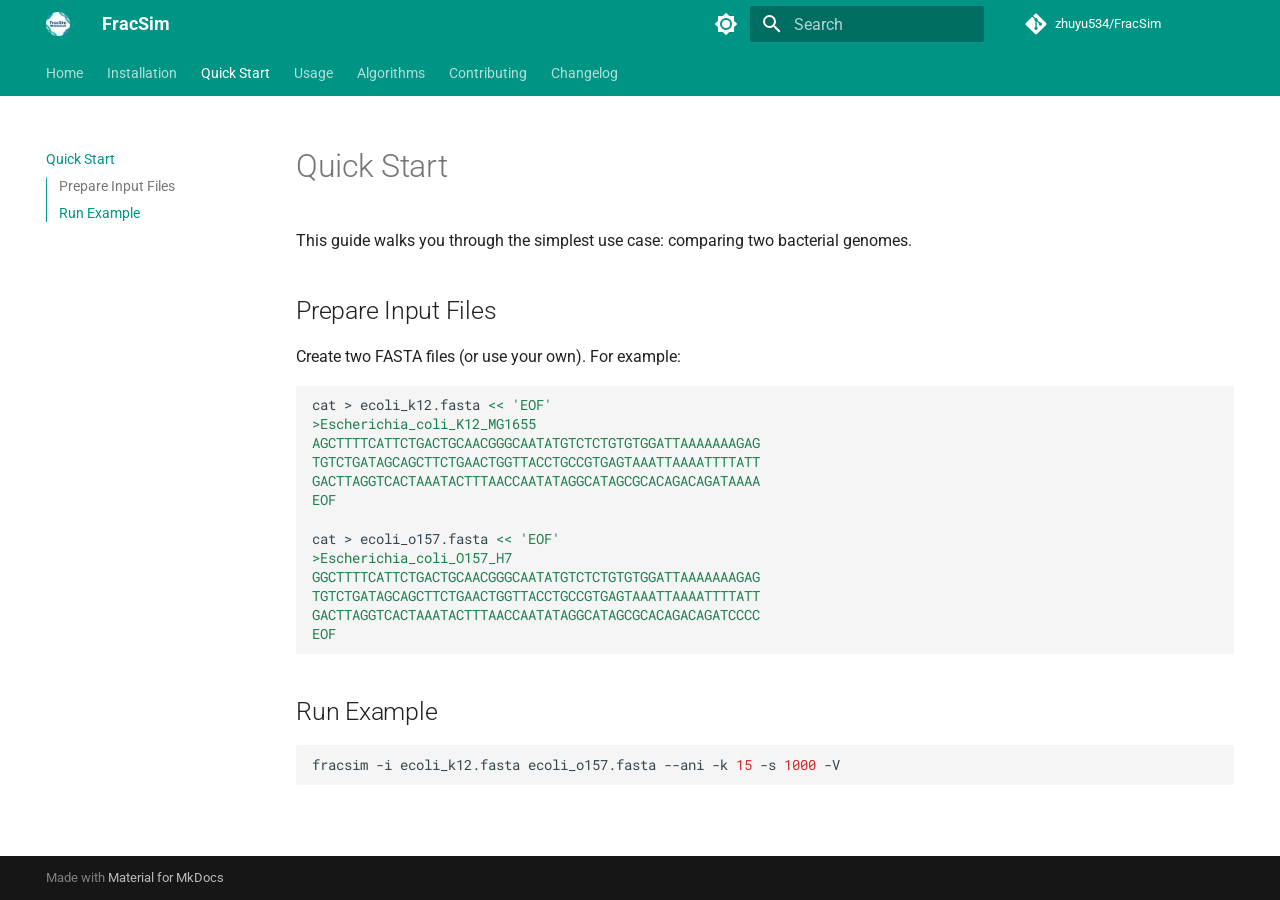
<file: quickstart/index.html>
<!doctype html>
<html lang="en" class="no-js">
  <head>
    
      <meta charset="utf-8">
      <meta name="viewport" content="width=device-width,initial-scale=1">
      
        <meta name="description" content="Fast bacterial genome similarity estimation using FracMinHash sketching">
      
      
        <meta name="author" content="Yu Zhu">
      
      
        <link rel="canonical" href="https://zhuyu534.github.io/FracSim/quickstart/">
      
      
        <link rel="prev" href="../installation/">
      
      
        <link rel="next" href="../usage/">
      
      
        
      
      
      <link rel="icon" href="../images/logo.png">
      <meta name="generator" content="mkdocs-1.6.1, mkdocs-material-9.7.6">
    
    
      
        <title>Quick Start - FracSim</title>
      
    
    
      <link rel="stylesheet" href="../assets/stylesheets/main.484c7ddc.min.css">
      
        
        <link rel="stylesheet" href="../assets/stylesheets/palette.ab4e12ef.min.css">
      
      


    
    
      
    
    
      
        
        
        <link rel="preconnect" href="https://fonts.gstatic.com" crossorigin>
        <link rel="stylesheet" href="https://fonts.googleapis.com/css?family=Roboto:300,300i,400,400i,700,700i%7CRoboto+Mono:400,400i,700,700i&display=fallback">
        <style>:root{--md-text-font:"Roboto";--md-code-font:"Roboto Mono"}</style>
      
    
    
    <script>__md_scope=new URL("..",location),__md_hash=e=>[...e].reduce(((e,_)=>(e<<5)-e+_.charCodeAt(0)),0),__md_get=(e,_=localStorage,t=__md_scope)=>JSON.parse(_.getItem(t.pathname+"."+e)),__md_set=(e,_,t=localStorage,a=__md_scope)=>{try{t.setItem(a.pathname+"."+e,JSON.stringify(_))}catch(e){}}</script>
    
      

    
    
  </head>
  
  
    
    
      
    
    
    
    
    <body dir="ltr" data-md-color-scheme="default" data-md-color-primary="teal" data-md-color-accent="orange">
  
    
    <input class="md-toggle" data-md-toggle="drawer" type="checkbox" id="__drawer" autocomplete="off">
    <input class="md-toggle" data-md-toggle="search" type="checkbox" id="__search" autocomplete="off">
    <label class="md-overlay" for="__drawer"></label>
    <div data-md-component="skip">
      
        
        <a href="#quick-start" class="md-skip">
          Skip to content
        </a>
      
    </div>
    <div data-md-component="announce">
      
    </div>
    
    
      

<header class="md-header" data-md-component="header">
  <nav class="md-header__inner md-grid" aria-label="Header">
    <a href=".." title="FracSim" class="md-header__button md-logo" aria-label="FracSim" data-md-component="logo">
      
  <img src="../images/logo.png" alt="logo">

    </a>
    <label class="md-header__button md-icon" for="__drawer">
      
      <svg xmlns="http://www.w3.org/2000/svg" viewBox="0 0 24 24"><path d="M3 6h18v2H3zm0 5h18v2H3zm0 5h18v2H3z"/></svg>
    </label>
    <div class="md-header__title" data-md-component="header-title">
      <div class="md-header__ellipsis">
        <div class="md-header__topic">
          <span class="md-ellipsis">
            FracSim
          </span>
        </div>
        <div class="md-header__topic" data-md-component="header-topic">
          <span class="md-ellipsis">
            
              Quick Start
            
          </span>
        </div>
      </div>
    </div>
    
      
        <form class="md-header__option" data-md-component="palette">
  
    
    
    
    <input class="md-option" data-md-color-media="" data-md-color-scheme="default" data-md-color-primary="teal" data-md-color-accent="orange"  aria-label="Switch to dark mode"  type="radio" name="__palette" id="__palette_0">
    
      <label class="md-header__button md-icon" title="Switch to dark mode" for="__palette_1" hidden>
        <svg xmlns="http://www.w3.org/2000/svg" viewBox="0 0 24 24"><path d="M12 8a4 4 0 0 0-4 4 4 4 0 0 0 4 4 4 4 0 0 0 4-4 4 4 0 0 0-4-4m0 10a6 6 0 0 1-6-6 6 6 0 0 1 6-6 6 6 0 0 1 6 6 6 6 0 0 1-6 6m8-9.31V4h-4.69L12 .69 8.69 4H4v4.69L.69 12 4 15.31V20h4.69L12 23.31 15.31 20H20v-4.69L23.31 12z"/></svg>
      </label>
    
  
    
    
    
    <input class="md-option" data-md-color-media="" data-md-color-scheme="slate" data-md-color-primary="teal" data-md-color-accent="orange"  aria-label="Switch to light mode"  type="radio" name="__palette" id="__palette_1">
    
      <label class="md-header__button md-icon" title="Switch to light mode" for="__palette_0" hidden>
        <svg xmlns="http://www.w3.org/2000/svg" viewBox="0 0 24 24"><path d="M12 18c-.89 0-1.74-.2-2.5-.55C11.56 16.5 13 14.42 13 12s-1.44-4.5-3.5-5.45C10.26 6.2 11.11 6 12 6a6 6 0 0 1 6 6 6 6 0 0 1-6 6m8-9.31V4h-4.69L12 .69 8.69 4H4v4.69L.69 12 4 15.31V20h4.69L12 23.31 15.31 20H20v-4.69L23.31 12z"/></svg>
      </label>
    
  
</form>
      
    
    
      <script>var palette=__md_get("__palette");if(palette&&palette.color){if("(prefers-color-scheme)"===palette.color.media){var media=matchMedia("(prefers-color-scheme: light)"),input=document.querySelector(media.matches?"[data-md-color-media='(prefers-color-scheme: light)']":"[data-md-color-media='(prefers-color-scheme: dark)']");palette.color.media=input.getAttribute("data-md-color-media"),palette.color.scheme=input.getAttribute("data-md-color-scheme"),palette.color.primary=input.getAttribute("data-md-color-primary"),palette.color.accent=input.getAttribute("data-md-color-accent")}for(var[key,value]of Object.entries(palette.color))document.body.setAttribute("data-md-color-"+key,value)}</script>
    
    
    
      
      
        <label class="md-header__button md-icon" for="__search">
          
          <svg xmlns="http://www.w3.org/2000/svg" viewBox="0 0 24 24"><path d="M9.5 3A6.5 6.5 0 0 1 16 9.5c0 1.61-.59 3.09-1.56 4.23l.27.27h.79l5 5-1.5 1.5-5-5v-.79l-.27-.27A6.52 6.52 0 0 1 9.5 16 6.5 6.5 0 0 1 3 9.5 6.5 6.5 0 0 1 9.5 3m0 2C7 5 5 7 5 9.5S7 14 9.5 14 14 12 14 9.5 12 5 9.5 5"/></svg>
        </label>
        <div class="md-search" data-md-component="search" role="dialog">
  <label class="md-search__overlay" for="__search"></label>
  <div class="md-search__inner" role="search">
    <form class="md-search__form" name="search">
      <input type="text" class="md-search__input" name="query" aria-label="Search" placeholder="Search" autocapitalize="off" autocorrect="off" autocomplete="off" spellcheck="false" data-md-component="search-query" required>
      <label class="md-search__icon md-icon" for="__search">
        
        <svg xmlns="http://www.w3.org/2000/svg" viewBox="0 0 24 24"><path d="M9.5 3A6.5 6.5 0 0 1 16 9.5c0 1.61-.59 3.09-1.56 4.23l.27.27h.79l5 5-1.5 1.5-5-5v-.79l-.27-.27A6.52 6.52 0 0 1 9.5 16 6.5 6.5 0 0 1 3 9.5 6.5 6.5 0 0 1 9.5 3m0 2C7 5 5 7 5 9.5S7 14 9.5 14 14 12 14 9.5 12 5 9.5 5"/></svg>
        
        <svg xmlns="http://www.w3.org/2000/svg" viewBox="0 0 24 24"><path d="M20 11v2H8l5.5 5.5-1.42 1.42L4.16 12l7.92-7.92L13.5 5.5 8 11z"/></svg>
      </label>
      <nav class="md-search__options" aria-label="Search">
        
        <button type="reset" class="md-search__icon md-icon" title="Clear" aria-label="Clear" tabindex="-1">
          
          <svg xmlns="http://www.w3.org/2000/svg" viewBox="0 0 24 24"><path d="M19 6.41 17.59 5 12 10.59 6.41 5 5 6.41 10.59 12 5 17.59 6.41 19 12 13.41 17.59 19 19 17.59 13.41 12z"/></svg>
        </button>
      </nav>
      
        <div class="md-search__suggest" data-md-component="search-suggest"></div>
      
    </form>
    <div class="md-search__output">
      <div class="md-search__scrollwrap" tabindex="0" data-md-scrollfix>
        <div class="md-search-result" data-md-component="search-result">
          <div class="md-search-result__meta">
            Initializing search
          </div>
          <ol class="md-search-result__list" role="presentation"></ol>
        </div>
      </div>
    </div>
  </div>
</div>
      
    
    
      <div class="md-header__source">
        <a href="https://github.com/zhuyu534/FracSim" title="Go to repository" class="md-source" data-md-component="source">
  <div class="md-source__icon md-icon">
    
    <svg xmlns="http://www.w3.org/2000/svg" viewBox="0 0 448 512"><!--! Font Awesome Free 7.1.0 by @fontawesome - https://fontawesome.com License - https://fontawesome.com/license/free (Icons: CC BY 4.0, Fonts: SIL OFL 1.1, Code: MIT License) Copyright 2025 Fonticons, Inc.--><path d="M439.6 236.1 244 40.5c-5.4-5.5-12.8-8.5-20.4-8.5s-15 3-20.4 8.4L162.5 81l51.5 51.5c27.1-9.1 52.7 16.8 43.4 43.7l49.7 49.7c34.2-11.8 61.2 31 35.5 56.7-26.5 26.5-70.2-2.9-56-37.3L240.3 199v121.9c25.3 12.5 22.3 41.8 9.1 55-6.4 6.4-15.2 10.1-24.3 10.1s-17.8-3.6-24.3-10.1c-17.6-17.6-11.1-46.9 11.2-56v-123c-20.8-8.5-24.6-30.7-18.6-45L142.6 101 8.5 235.1C3 240.6 0 247.9 0 255.5s3 15 8.5 20.4l195.6 195.7c5.4 5.4 12.7 8.4 20.4 8.4s15-3 20.4-8.4l194.7-194.7c5.4-5.4 8.4-12.8 8.4-20.4s-3-15-8.4-20.4"/></svg>
  </div>
  <div class="md-source__repository">
    zhuyu534/FracSim
  </div>
</a>
      </div>
    
  </nav>
  
</header>
    
    <div class="md-container" data-md-component="container">
      
      
        
          
            
<nav class="md-tabs" aria-label="Tabs" data-md-component="tabs">
  <div class="md-grid">
    <ul class="md-tabs__list">
      
        
  
  
  
  
    <li class="md-tabs__item">
      <a href=".." class="md-tabs__link">
        
  
  
    
  
  Home

      </a>
    </li>
  

      
        
  
  
  
  
    <li class="md-tabs__item">
      <a href="../installation/" class="md-tabs__link">
        
  
  
    
  
  Installation

      </a>
    </li>
  

      
        
  
  
  
    
  
  
    <li class="md-tabs__item md-tabs__item--active">
      <a href="./" class="md-tabs__link">
        
  
  
    
  
  Quick Start

      </a>
    </li>
  

      
        
  
  
  
  
    <li class="md-tabs__item">
      <a href="../usage/" class="md-tabs__link">
        
  
  
    
  
  Usage

      </a>
    </li>
  

      
        
  
  
  
  
    <li class="md-tabs__item">
      <a href="../algorithms/" class="md-tabs__link">
        
  
  
    
  
  Algorithms

      </a>
    </li>
  

      
        
  
  
  
  
    <li class="md-tabs__item">
      <a href="../contributing/" class="md-tabs__link">
        
  
  
    
  
  Contributing

      </a>
    </li>
  

      
        
  
  
  
  
    <li class="md-tabs__item">
      <a href="../changelog/" class="md-tabs__link">
        
  
  
    
  
  Changelog

      </a>
    </li>
  

      
    </ul>
  </div>
</nav>
          
        
      
      <main class="md-main" data-md-component="main">
        <div class="md-main__inner md-grid">
          
            
              
              <div class="md-sidebar md-sidebar--primary" data-md-component="sidebar" data-md-type="navigation" >
                <div class="md-sidebar__scrollwrap">
                  <div class="md-sidebar__inner">
                    


  


  

<nav class="md-nav md-nav--primary md-nav--lifted md-nav--integrated" aria-label="Navigation" data-md-level="0">
  <label class="md-nav__title" for="__drawer">
    <a href=".." title="FracSim" class="md-nav__button md-logo" aria-label="FracSim" data-md-component="logo">
      
  <img src="../images/logo.png" alt="logo">

    </a>
    FracSim
  </label>
  
    <div class="md-nav__source">
      <a href="https://github.com/zhuyu534/FracSim" title="Go to repository" class="md-source" data-md-component="source">
  <div class="md-source__icon md-icon">
    
    <svg xmlns="http://www.w3.org/2000/svg" viewBox="0 0 448 512"><!--! Font Awesome Free 7.1.0 by @fontawesome - https://fontawesome.com License - https://fontawesome.com/license/free (Icons: CC BY 4.0, Fonts: SIL OFL 1.1, Code: MIT License) Copyright 2025 Fonticons, Inc.--><path d="M439.6 236.1 244 40.5c-5.4-5.5-12.8-8.5-20.4-8.5s-15 3-20.4 8.4L162.5 81l51.5 51.5c27.1-9.1 52.7 16.8 43.4 43.7l49.7 49.7c34.2-11.8 61.2 31 35.5 56.7-26.5 26.5-70.2-2.9-56-37.3L240.3 199v121.9c25.3 12.5 22.3 41.8 9.1 55-6.4 6.4-15.2 10.1-24.3 10.1s-17.8-3.6-24.3-10.1c-17.6-17.6-11.1-46.9 11.2-56v-123c-20.8-8.5-24.6-30.7-18.6-45L142.6 101 8.5 235.1C3 240.6 0 247.9 0 255.5s3 15 8.5 20.4l195.6 195.7c5.4 5.4 12.7 8.4 20.4 8.4s15-3 20.4-8.4l194.7-194.7c5.4-5.4 8.4-12.8 8.4-20.4s-3-15-8.4-20.4"/></svg>
  </div>
  <div class="md-source__repository">
    zhuyu534/FracSim
  </div>
</a>
    </div>
  
  <ul class="md-nav__list" data-md-scrollfix>
    
      
      
  
  
  
  
    <li class="md-nav__item">
      <a href=".." class="md-nav__link">
        
  
  
  <span class="md-ellipsis">
    
  
    Home
  

    
  </span>
  
  

      </a>
    </li>
  

    
      
      
  
  
  
  
    <li class="md-nav__item">
      <a href="../installation/" class="md-nav__link">
        
  
  
  <span class="md-ellipsis">
    
  
    Installation
  

    
  </span>
  
  

      </a>
    </li>
  

    
      
      
  
  
    
  
  
  
    <li class="md-nav__item md-nav__item--active">
      
      <input class="md-nav__toggle md-toggle" type="checkbox" id="__toc">
      
      
        
      
      
        <label class="md-nav__link md-nav__link--active" for="__toc">
          
  
  
  <span class="md-ellipsis">
    
  
    Quick Start
  

    
  </span>
  
  

          <span class="md-nav__icon md-icon"></span>
        </label>
      
      <a href="./" class="md-nav__link md-nav__link--active">
        
  
  
  <span class="md-ellipsis">
    
  
    Quick Start
  

    
  </span>
  
  

      </a>
      
        

<nav class="md-nav md-nav--secondary" aria-label="Table of contents">
  
  
  
    
  
  
    <label class="md-nav__title" for="__toc">
      <span class="md-nav__icon md-icon"></span>
      Table of contents
    </label>
    <ul class="md-nav__list" data-md-component="toc" data-md-scrollfix>
      
        <li class="md-nav__item">
  <a href="#prepare-input-files" class="md-nav__link">
    <span class="md-ellipsis">
      
        Prepare Input Files
      
    </span>
  </a>
  
</li>
      
        <li class="md-nav__item">
  <a href="#run-example" class="md-nav__link">
    <span class="md-ellipsis">
      
        Run Example
      
    </span>
  </a>
  
</li>
      
    </ul>
  
</nav>
      
    </li>
  

    
      
      
  
  
  
  
    <li class="md-nav__item">
      <a href="../usage/" class="md-nav__link">
        
  
  
  <span class="md-ellipsis">
    
  
    Usage
  

    
  </span>
  
  

      </a>
    </li>
  

    
      
      
  
  
  
  
    <li class="md-nav__item">
      <a href="../algorithms/" class="md-nav__link">
        
  
  
  <span class="md-ellipsis">
    
  
    Algorithms
  

    
  </span>
  
  

      </a>
    </li>
  

    
      
      
  
  
  
  
    <li class="md-nav__item">
      <a href="../contributing/" class="md-nav__link">
        
  
  
  <span class="md-ellipsis">
    
  
    Contributing
  

    
  </span>
  
  

      </a>
    </li>
  

    
      
      
  
  
  
  
    <li class="md-nav__item">
      <a href="../changelog/" class="md-nav__link">
        
  
  
  <span class="md-ellipsis">
    
  
    Changelog
  

    
  </span>
  
  

      </a>
    </li>
  

    
  </ul>
</nav>
                  </div>
                </div>
              </div>
            
            
          
          
            <div class="md-content" data-md-component="content">
              
              <article class="md-content__inner md-typeset">
                
                  


  
  


<h1 id="quick-start">Quick Start</h1>
<p>This guide walks you through the simplest use case: comparing two bacterial genomes.</p>
<h2 id="prepare-input-files">Prepare Input Files</h2>
<p>Create two FASTA files (or use your own). For example:</p>
<div class="highlight"><pre><span></span><code>cat<span class="w"> </span>&gt;<span class="w"> </span>ecoli_k12.fasta<span class="w"> </span><span class="s">&lt;&lt; &#39;EOF&#39;</span>
<span class="s">&gt;Escherichia_coli_K12_MG1655</span>
<span class="s">AGCTTTTCATTCTGACTGCAACGGGCAATATGTCTCTGTGTGGATTAAAAAAAGAG</span>
<span class="s">TGTCTGATAGCAGCTTCTGAACTGGTTACCTGCCGTGAGTAAATTAAAATTTTATT</span>
<span class="s">GACTTAGGTCACTAAATACTTTAACCAATATAGGCATAGCGCACAGACAGATAAAA</span>
<span class="s">EOF</span>

cat<span class="w"> </span>&gt;<span class="w"> </span>ecoli_o157.fasta<span class="w"> </span><span class="s">&lt;&lt; &#39;EOF&#39;</span>
<span class="s">&gt;Escherichia_coli_O157_H7</span>
<span class="s">GGCTTTTCATTCTGACTGCAACGGGCAATATGTCTCTGTGTGGATTAAAAAAAGAG</span>
<span class="s">TGTCTGATAGCAGCTTCTGAACTGGTTACCTGCCGTGAGTAAATTAAAATTTTATT</span>
<span class="s">GACTTAGGTCACTAAATACTTTAACCAATATAGGCATAGCGCACAGACAGATCCCC</span>
<span class="s">EOF</span>
</code></pre></div>
<h2 id="run-example">Run Example</h2>
<div class="highlight"><pre><span></span><code>fracsim<span class="w"> </span>-i<span class="w"> </span>ecoli_k12.fasta<span class="w"> </span>ecoli_o157.fasta<span class="w"> </span>--ani<span class="w"> </span>-k<span class="w"> </span><span class="m">15</span><span class="w"> </span>-s<span class="w"> </span><span class="m">1000</span><span class="w"> </span>-V
</code></pre></div>












                
              </article>
            </div>
          
          
<script>var target=document.getElementById(location.hash.slice(1));target&&target.name&&(target.checked=target.name.startsWith("__tabbed_"))</script>
        </div>
        
      </main>
      
        <footer class="md-footer">
  
  <div class="md-footer-meta md-typeset">
    <div class="md-footer-meta__inner md-grid">
      <div class="md-copyright">
  
  
    Made with
    <a href="https://squidfunk.github.io/mkdocs-material/" target="_blank" rel="noopener">
      Material for MkDocs
    </a>
  
</div>
      
    </div>
  </div>
</footer>
      
    </div>
    <div class="md-dialog" data-md-component="dialog">
      <div class="md-dialog__inner md-typeset"></div>
    </div>
    
    
    
      
      
      <script id="__config" type="application/json">{"annotate": null, "base": "..", "features": ["navigation.tabs", "navigation.sections", "toc.integrate", "search.suggest", "search.highlight"], "search": "../assets/javascripts/workers/search.2c215733.min.js", "tags": null, "translations": {"clipboard.copied": "Copied to clipboard", "clipboard.copy": "Copy to clipboard", "search.result.more.one": "1 more on this page", "search.result.more.other": "# more on this page", "search.result.none": "No matching documents", "search.result.one": "1 matching document", "search.result.other": "# matching documents", "search.result.placeholder": "Type to start searching", "search.result.term.missing": "Missing", "select.version": "Select version"}, "version": null}</script>
    
    
      <script src="../assets/javascripts/bundle.79ae519e.min.js"></script>
      
    
  </body>
</html>
</file>
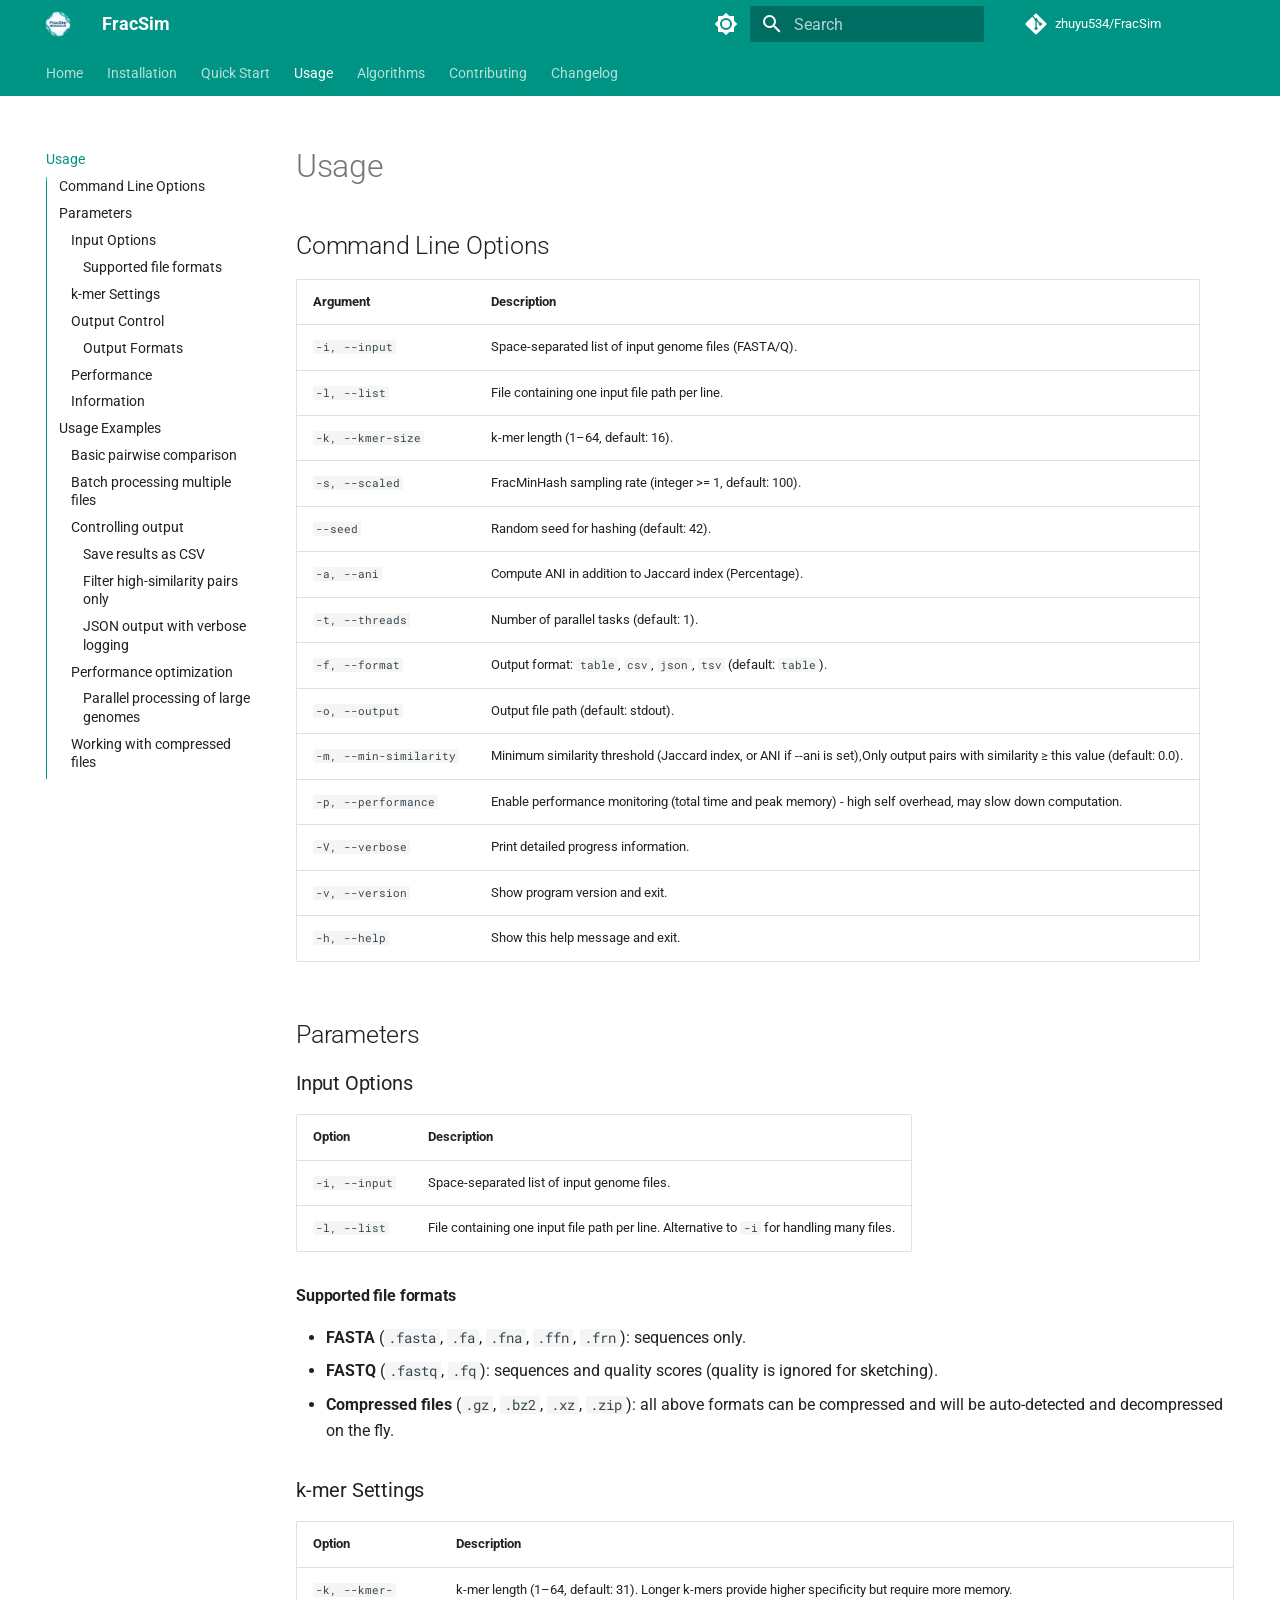
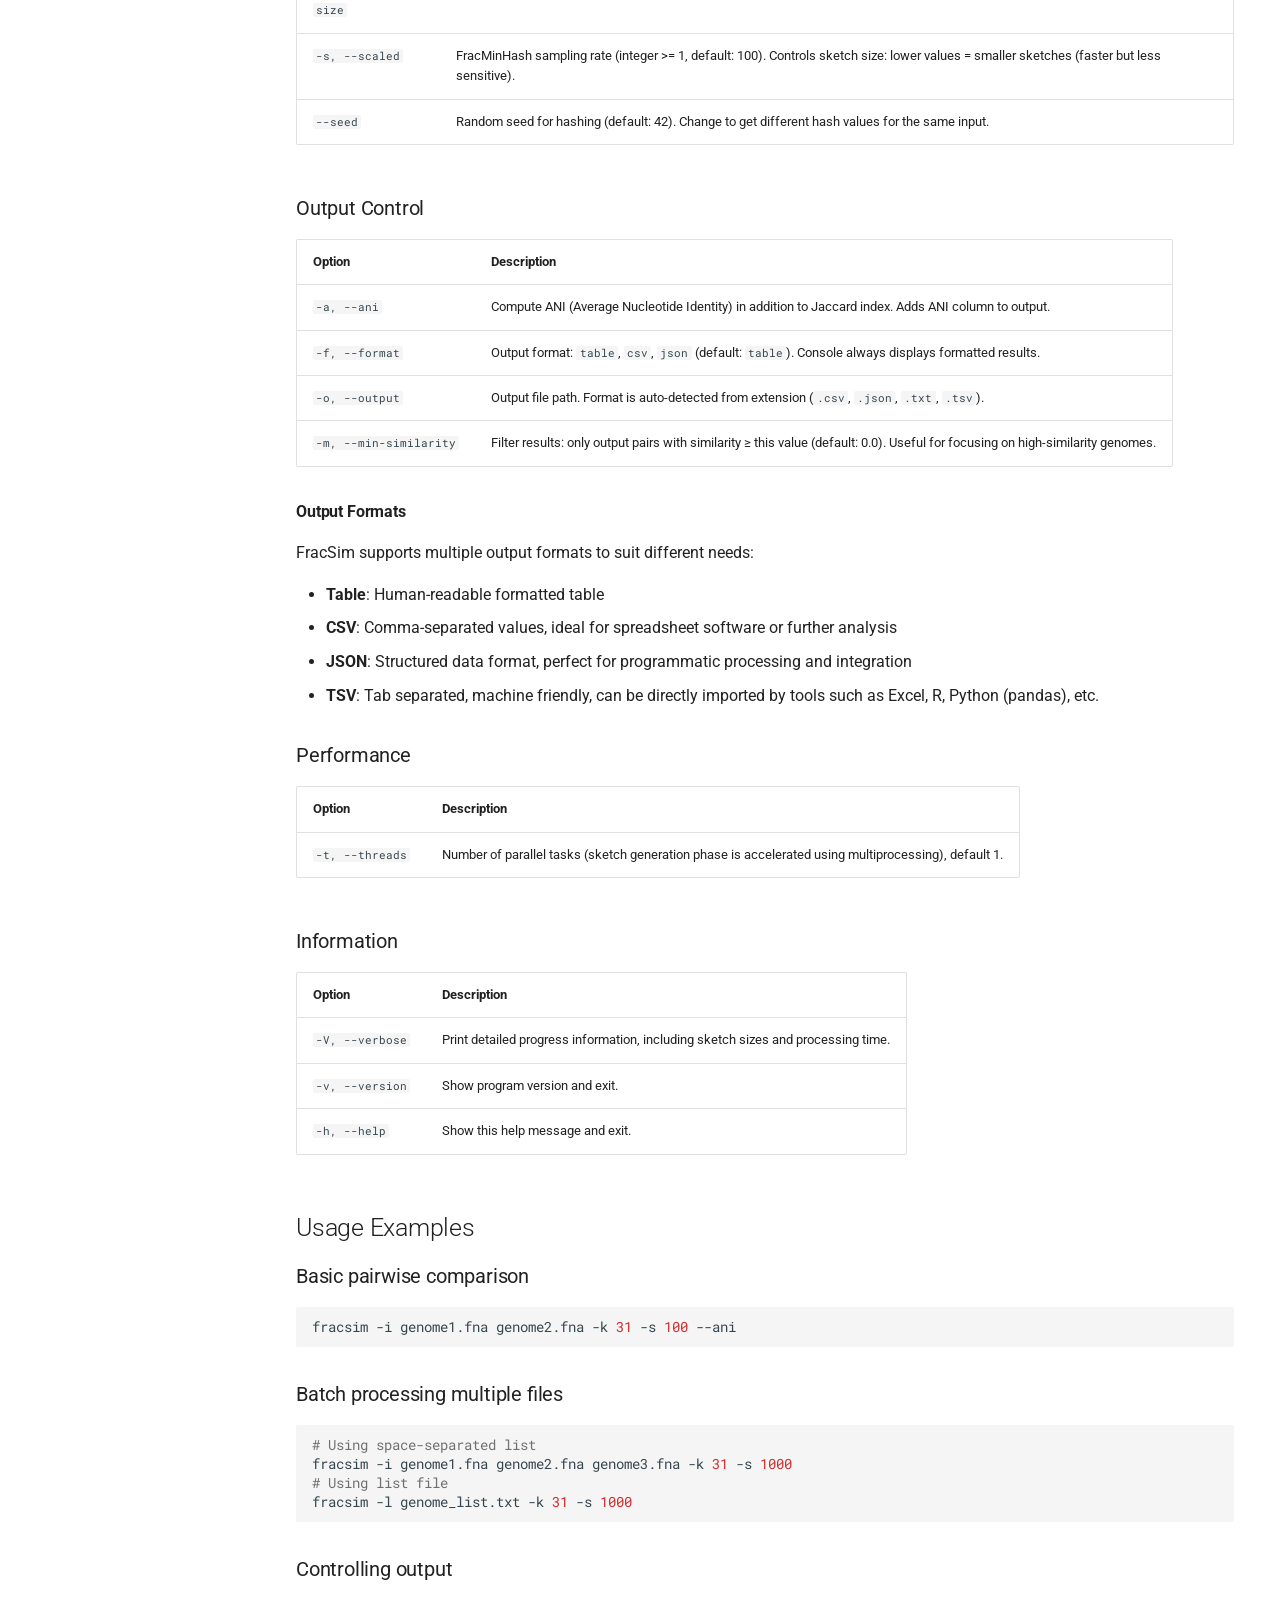
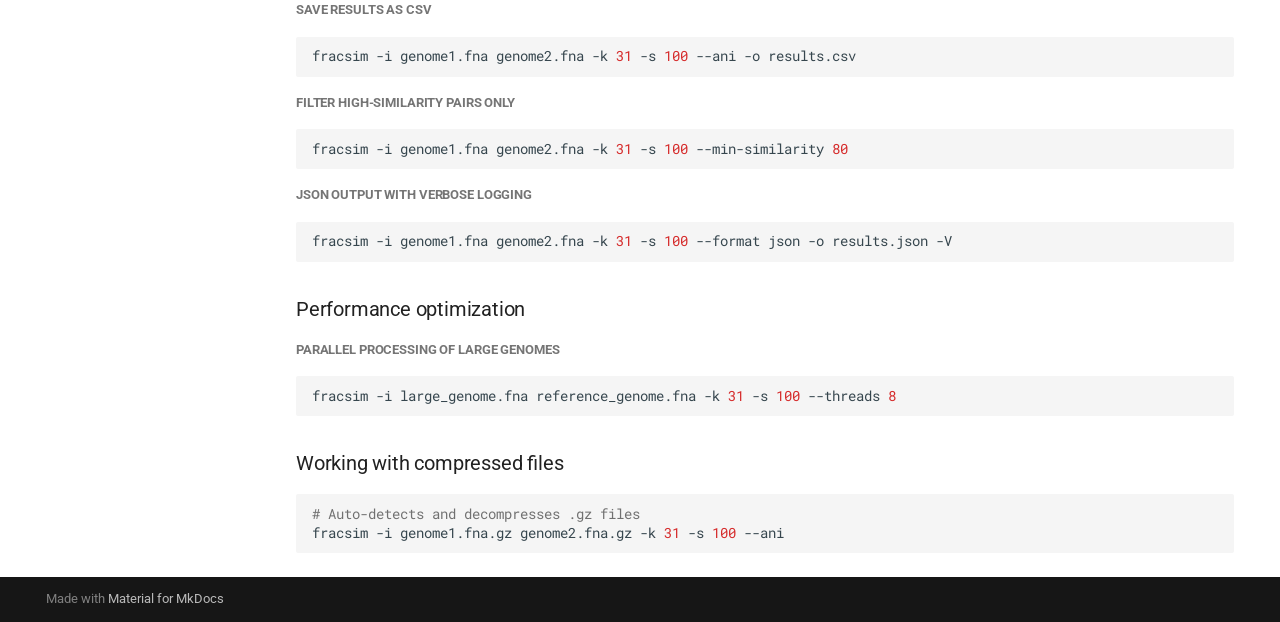
<file: usage/index.html>
<!doctype html>
<html lang="en" class="no-js">
  <head>
    
      <meta charset="utf-8">
      <meta name="viewport" content="width=device-width,initial-scale=1">
      
        <meta name="description" content="Fast bacterial genome similarity estimation using FracMinHash sketching">
      
      
        <meta name="author" content="Yu Zhu">
      
      
        <link rel="canonical" href="https://zhuyu534.github.io/FracSim/usage/">
      
      
        <link rel="prev" href="../quickstart/">
      
      
        <link rel="next" href="../algorithms/">
      
      
        
      
      
      <link rel="icon" href="../images/logo.png">
      <meta name="generator" content="mkdocs-1.6.1, mkdocs-material-9.7.6">
    
    
      
        <title>Usage - FracSim</title>
      
    
    
      <link rel="stylesheet" href="../assets/stylesheets/main.484c7ddc.min.css">
      
        
        <link rel="stylesheet" href="../assets/stylesheets/palette.ab4e12ef.min.css">
      
      


    
    
      
    
    
      
        
        
        <link rel="preconnect" href="https://fonts.gstatic.com" crossorigin>
        <link rel="stylesheet" href="https://fonts.googleapis.com/css?family=Roboto:300,300i,400,400i,700,700i%7CRoboto+Mono:400,400i,700,700i&display=fallback">
        <style>:root{--md-text-font:"Roboto";--md-code-font:"Roboto Mono"}</style>
      
    
    
    <script>__md_scope=new URL("..",location),__md_hash=e=>[...e].reduce(((e,_)=>(e<<5)-e+_.charCodeAt(0)),0),__md_get=(e,_=localStorage,t=__md_scope)=>JSON.parse(_.getItem(t.pathname+"."+e)),__md_set=(e,_,t=localStorage,a=__md_scope)=>{try{t.setItem(a.pathname+"."+e,JSON.stringify(_))}catch(e){}}</script>
    
      

    
    
  </head>
  
  
    
    
      
    
    
    
    
    <body dir="ltr" data-md-color-scheme="default" data-md-color-primary="teal" data-md-color-accent="orange">
  
    
    <input class="md-toggle" data-md-toggle="drawer" type="checkbox" id="__drawer" autocomplete="off">
    <input class="md-toggle" data-md-toggle="search" type="checkbox" id="__search" autocomplete="off">
    <label class="md-overlay" for="__drawer"></label>
    <div data-md-component="skip">
      
        
        <a href="#usage" class="md-skip">
          Skip to content
        </a>
      
    </div>
    <div data-md-component="announce">
      
    </div>
    
    
      

<header class="md-header" data-md-component="header">
  <nav class="md-header__inner md-grid" aria-label="Header">
    <a href=".." title="FracSim" class="md-header__button md-logo" aria-label="FracSim" data-md-component="logo">
      
  <img src="../images/logo.png" alt="logo">

    </a>
    <label class="md-header__button md-icon" for="__drawer">
      
      <svg xmlns="http://www.w3.org/2000/svg" viewBox="0 0 24 24"><path d="M3 6h18v2H3zm0 5h18v2H3zm0 5h18v2H3z"/></svg>
    </label>
    <div class="md-header__title" data-md-component="header-title">
      <div class="md-header__ellipsis">
        <div class="md-header__topic">
          <span class="md-ellipsis">
            FracSim
          </span>
        </div>
        <div class="md-header__topic" data-md-component="header-topic">
          <span class="md-ellipsis">
            
              Usage
            
          </span>
        </div>
      </div>
    </div>
    
      
        <form class="md-header__option" data-md-component="palette">
  
    
    
    
    <input class="md-option" data-md-color-media="" data-md-color-scheme="default" data-md-color-primary="teal" data-md-color-accent="orange"  aria-label="Switch to dark mode"  type="radio" name="__palette" id="__palette_0">
    
      <label class="md-header__button md-icon" title="Switch to dark mode" for="__palette_1" hidden>
        <svg xmlns="http://www.w3.org/2000/svg" viewBox="0 0 24 24"><path d="M12 8a4 4 0 0 0-4 4 4 4 0 0 0 4 4 4 4 0 0 0 4-4 4 4 0 0 0-4-4m0 10a6 6 0 0 1-6-6 6 6 0 0 1 6-6 6 6 0 0 1 6 6 6 6 0 0 1-6 6m8-9.31V4h-4.69L12 .69 8.69 4H4v4.69L.69 12 4 15.31V20h4.69L12 23.31 15.31 20H20v-4.69L23.31 12z"/></svg>
      </label>
    
  
    
    
    
    <input class="md-option" data-md-color-media="" data-md-color-scheme="slate" data-md-color-primary="teal" data-md-color-accent="orange"  aria-label="Switch to light mode"  type="radio" name="__palette" id="__palette_1">
    
      <label class="md-header__button md-icon" title="Switch to light mode" for="__palette_0" hidden>
        <svg xmlns="http://www.w3.org/2000/svg" viewBox="0 0 24 24"><path d="M12 18c-.89 0-1.74-.2-2.5-.55C11.56 16.5 13 14.42 13 12s-1.44-4.5-3.5-5.45C10.26 6.2 11.11 6 12 6a6 6 0 0 1 6 6 6 6 0 0 1-6 6m8-9.31V4h-4.69L12 .69 8.69 4H4v4.69L.69 12 4 15.31V20h4.69L12 23.31 15.31 20H20v-4.69L23.31 12z"/></svg>
      </label>
    
  
</form>
      
    
    
      <script>var palette=__md_get("__palette");if(palette&&palette.color){if("(prefers-color-scheme)"===palette.color.media){var media=matchMedia("(prefers-color-scheme: light)"),input=document.querySelector(media.matches?"[data-md-color-media='(prefers-color-scheme: light)']":"[data-md-color-media='(prefers-color-scheme: dark)']");palette.color.media=input.getAttribute("data-md-color-media"),palette.color.scheme=input.getAttribute("data-md-color-scheme"),palette.color.primary=input.getAttribute("data-md-color-primary"),palette.color.accent=input.getAttribute("data-md-color-accent")}for(var[key,value]of Object.entries(palette.color))document.body.setAttribute("data-md-color-"+key,value)}</script>
    
    
    
      
      
        <label class="md-header__button md-icon" for="__search">
          
          <svg xmlns="http://www.w3.org/2000/svg" viewBox="0 0 24 24"><path d="M9.5 3A6.5 6.5 0 0 1 16 9.5c0 1.61-.59 3.09-1.56 4.23l.27.27h.79l5 5-1.5 1.5-5-5v-.79l-.27-.27A6.52 6.52 0 0 1 9.5 16 6.5 6.5 0 0 1 3 9.5 6.5 6.5 0 0 1 9.5 3m0 2C7 5 5 7 5 9.5S7 14 9.5 14 14 12 14 9.5 12 5 9.5 5"/></svg>
        </label>
        <div class="md-search" data-md-component="search" role="dialog">
  <label class="md-search__overlay" for="__search"></label>
  <div class="md-search__inner" role="search">
    <form class="md-search__form" name="search">
      <input type="text" class="md-search__input" name="query" aria-label="Search" placeholder="Search" autocapitalize="off" autocorrect="off" autocomplete="off" spellcheck="false" data-md-component="search-query" required>
      <label class="md-search__icon md-icon" for="__search">
        
        <svg xmlns="http://www.w3.org/2000/svg" viewBox="0 0 24 24"><path d="M9.5 3A6.5 6.5 0 0 1 16 9.5c0 1.61-.59 3.09-1.56 4.23l.27.27h.79l5 5-1.5 1.5-5-5v-.79l-.27-.27A6.52 6.52 0 0 1 9.5 16 6.5 6.5 0 0 1 3 9.5 6.5 6.5 0 0 1 9.5 3m0 2C7 5 5 7 5 9.5S7 14 9.5 14 14 12 14 9.5 12 5 9.5 5"/></svg>
        
        <svg xmlns="http://www.w3.org/2000/svg" viewBox="0 0 24 24"><path d="M20 11v2H8l5.5 5.5-1.42 1.42L4.16 12l7.92-7.92L13.5 5.5 8 11z"/></svg>
      </label>
      <nav class="md-search__options" aria-label="Search">
        
        <button type="reset" class="md-search__icon md-icon" title="Clear" aria-label="Clear" tabindex="-1">
          
          <svg xmlns="http://www.w3.org/2000/svg" viewBox="0 0 24 24"><path d="M19 6.41 17.59 5 12 10.59 6.41 5 5 6.41 10.59 12 5 17.59 6.41 19 12 13.41 17.59 19 19 17.59 13.41 12z"/></svg>
        </button>
      </nav>
      
        <div class="md-search__suggest" data-md-component="search-suggest"></div>
      
    </form>
    <div class="md-search__output">
      <div class="md-search__scrollwrap" tabindex="0" data-md-scrollfix>
        <div class="md-search-result" data-md-component="search-result">
          <div class="md-search-result__meta">
            Initializing search
          </div>
          <ol class="md-search-result__list" role="presentation"></ol>
        </div>
      </div>
    </div>
  </div>
</div>
      
    
    
      <div class="md-header__source">
        <a href="https://github.com/zhuyu534/FracSim" title="Go to repository" class="md-source" data-md-component="source">
  <div class="md-source__icon md-icon">
    
    <svg xmlns="http://www.w3.org/2000/svg" viewBox="0 0 448 512"><!--! Font Awesome Free 7.1.0 by @fontawesome - https://fontawesome.com License - https://fontawesome.com/license/free (Icons: CC BY 4.0, Fonts: SIL OFL 1.1, Code: MIT License) Copyright 2025 Fonticons, Inc.--><path d="M439.6 236.1 244 40.5c-5.4-5.5-12.8-8.5-20.4-8.5s-15 3-20.4 8.4L162.5 81l51.5 51.5c27.1-9.1 52.7 16.8 43.4 43.7l49.7 49.7c34.2-11.8 61.2 31 35.5 56.7-26.5 26.5-70.2-2.9-56-37.3L240.3 199v121.9c25.3 12.5 22.3 41.8 9.1 55-6.4 6.4-15.2 10.1-24.3 10.1s-17.8-3.6-24.3-10.1c-17.6-17.6-11.1-46.9 11.2-56v-123c-20.8-8.5-24.6-30.7-18.6-45L142.6 101 8.5 235.1C3 240.6 0 247.9 0 255.5s3 15 8.5 20.4l195.6 195.7c5.4 5.4 12.7 8.4 20.4 8.4s15-3 20.4-8.4l194.7-194.7c5.4-5.4 8.4-12.8 8.4-20.4s-3-15-8.4-20.4"/></svg>
  </div>
  <div class="md-source__repository">
    zhuyu534/FracSim
  </div>
</a>
      </div>
    
  </nav>
  
</header>
    
    <div class="md-container" data-md-component="container">
      
      
        
          
            
<nav class="md-tabs" aria-label="Tabs" data-md-component="tabs">
  <div class="md-grid">
    <ul class="md-tabs__list">
      
        
  
  
  
  
    <li class="md-tabs__item">
      <a href=".." class="md-tabs__link">
        
  
  
    
  
  Home

      </a>
    </li>
  

      
        
  
  
  
  
    <li class="md-tabs__item">
      <a href="../installation/" class="md-tabs__link">
        
  
  
    
  
  Installation

      </a>
    </li>
  

      
        
  
  
  
  
    <li class="md-tabs__item">
      <a href="../quickstart/" class="md-tabs__link">
        
  
  
    
  
  Quick Start

      </a>
    </li>
  

      
        
  
  
  
    
  
  
    <li class="md-tabs__item md-tabs__item--active">
      <a href="./" class="md-tabs__link">
        
  
  
    
  
  Usage

      </a>
    </li>
  

      
        
  
  
  
  
    <li class="md-tabs__item">
      <a href="../algorithms/" class="md-tabs__link">
        
  
  
    
  
  Algorithms

      </a>
    </li>
  

      
        
  
  
  
  
    <li class="md-tabs__item">
      <a href="../contributing/" class="md-tabs__link">
        
  
  
    
  
  Contributing

      </a>
    </li>
  

      
        
  
  
  
  
    <li class="md-tabs__item">
      <a href="../changelog/" class="md-tabs__link">
        
  
  
    
  
  Changelog

      </a>
    </li>
  

      
    </ul>
  </div>
</nav>
          
        
      
      <main class="md-main" data-md-component="main">
        <div class="md-main__inner md-grid">
          
            
              
              <div class="md-sidebar md-sidebar--primary" data-md-component="sidebar" data-md-type="navigation" >
                <div class="md-sidebar__scrollwrap">
                  <div class="md-sidebar__inner">
                    


  


  

<nav class="md-nav md-nav--primary md-nav--lifted md-nav--integrated" aria-label="Navigation" data-md-level="0">
  <label class="md-nav__title" for="__drawer">
    <a href=".." title="FracSim" class="md-nav__button md-logo" aria-label="FracSim" data-md-component="logo">
      
  <img src="../images/logo.png" alt="logo">

    </a>
    FracSim
  </label>
  
    <div class="md-nav__source">
      <a href="https://github.com/zhuyu534/FracSim" title="Go to repository" class="md-source" data-md-component="source">
  <div class="md-source__icon md-icon">
    
    <svg xmlns="http://www.w3.org/2000/svg" viewBox="0 0 448 512"><!--! Font Awesome Free 7.1.0 by @fontawesome - https://fontawesome.com License - https://fontawesome.com/license/free (Icons: CC BY 4.0, Fonts: SIL OFL 1.1, Code: MIT License) Copyright 2025 Fonticons, Inc.--><path d="M439.6 236.1 244 40.5c-5.4-5.5-12.8-8.5-20.4-8.5s-15 3-20.4 8.4L162.5 81l51.5 51.5c27.1-9.1 52.7 16.8 43.4 43.7l49.7 49.7c34.2-11.8 61.2 31 35.5 56.7-26.5 26.5-70.2-2.9-56-37.3L240.3 199v121.9c25.3 12.5 22.3 41.8 9.1 55-6.4 6.4-15.2 10.1-24.3 10.1s-17.8-3.6-24.3-10.1c-17.6-17.6-11.1-46.9 11.2-56v-123c-20.8-8.5-24.6-30.7-18.6-45L142.6 101 8.5 235.1C3 240.6 0 247.9 0 255.5s3 15 8.5 20.4l195.6 195.7c5.4 5.4 12.7 8.4 20.4 8.4s15-3 20.4-8.4l194.7-194.7c5.4-5.4 8.4-12.8 8.4-20.4s-3-15-8.4-20.4"/></svg>
  </div>
  <div class="md-source__repository">
    zhuyu534/FracSim
  </div>
</a>
    </div>
  
  <ul class="md-nav__list" data-md-scrollfix>
    
      
      
  
  
  
  
    <li class="md-nav__item">
      <a href=".." class="md-nav__link">
        
  
  
  <span class="md-ellipsis">
    
  
    Home
  

    
  </span>
  
  

      </a>
    </li>
  

    
      
      
  
  
  
  
    <li class="md-nav__item">
      <a href="../installation/" class="md-nav__link">
        
  
  
  <span class="md-ellipsis">
    
  
    Installation
  

    
  </span>
  
  

      </a>
    </li>
  

    
      
      
  
  
  
  
    <li class="md-nav__item">
      <a href="../quickstart/" class="md-nav__link">
        
  
  
  <span class="md-ellipsis">
    
  
    Quick Start
  

    
  </span>
  
  

      </a>
    </li>
  

    
      
      
  
  
    
  
  
  
    <li class="md-nav__item md-nav__item--active">
      
      <input class="md-nav__toggle md-toggle" type="checkbox" id="__toc">
      
      
        
      
      
        <label class="md-nav__link md-nav__link--active" for="__toc">
          
  
  
  <span class="md-ellipsis">
    
  
    Usage
  

    
  </span>
  
  

          <span class="md-nav__icon md-icon"></span>
        </label>
      
      <a href="./" class="md-nav__link md-nav__link--active">
        
  
  
  <span class="md-ellipsis">
    
  
    Usage
  

    
  </span>
  
  

      </a>
      
        

<nav class="md-nav md-nav--secondary" aria-label="Table of contents">
  
  
  
    
  
  
    <label class="md-nav__title" for="__toc">
      <span class="md-nav__icon md-icon"></span>
      Table of contents
    </label>
    <ul class="md-nav__list" data-md-component="toc" data-md-scrollfix>
      
        <li class="md-nav__item">
  <a href="#command-line-options" class="md-nav__link">
    <span class="md-ellipsis">
      
        Command Line Options
      
    </span>
  </a>
  
</li>
      
        <li class="md-nav__item">
  <a href="#parameters" class="md-nav__link">
    <span class="md-ellipsis">
      
        Parameters
      
    </span>
  </a>
  
    <nav class="md-nav" aria-label="Parameters">
      <ul class="md-nav__list">
        
          <li class="md-nav__item">
  <a href="#input-options" class="md-nav__link">
    <span class="md-ellipsis">
      
        Input Options
      
    </span>
  </a>
  
    <nav class="md-nav" aria-label="Input Options">
      <ul class="md-nav__list">
        
          <li class="md-nav__item">
  <a href="#supported-file-formats" class="md-nav__link">
    <span class="md-ellipsis">
      
        Supported file formats
      
    </span>
  </a>
  
</li>
        
      </ul>
    </nav>
  
</li>
        
          <li class="md-nav__item">
  <a href="#k-mer-settings" class="md-nav__link">
    <span class="md-ellipsis">
      
        k-mer Settings
      
    </span>
  </a>
  
</li>
        
          <li class="md-nav__item">
  <a href="#output-control" class="md-nav__link">
    <span class="md-ellipsis">
      
        Output Control
      
    </span>
  </a>
  
    <nav class="md-nav" aria-label="Output Control">
      <ul class="md-nav__list">
        
          <li class="md-nav__item">
  <a href="#output-formats" class="md-nav__link">
    <span class="md-ellipsis">
      
        Output Formats
      
    </span>
  </a>
  
</li>
        
      </ul>
    </nav>
  
</li>
        
          <li class="md-nav__item">
  <a href="#performance" class="md-nav__link">
    <span class="md-ellipsis">
      
        Performance
      
    </span>
  </a>
  
</li>
        
          <li class="md-nav__item">
  <a href="#information" class="md-nav__link">
    <span class="md-ellipsis">
      
        Information
      
    </span>
  </a>
  
</li>
        
      </ul>
    </nav>
  
</li>
      
        <li class="md-nav__item">
  <a href="#usage-examples" class="md-nav__link">
    <span class="md-ellipsis">
      
        Usage Examples
      
    </span>
  </a>
  
    <nav class="md-nav" aria-label="Usage Examples">
      <ul class="md-nav__list">
        
          <li class="md-nav__item">
  <a href="#basic-pairwise-comparison" class="md-nav__link">
    <span class="md-ellipsis">
      
        Basic pairwise comparison
      
    </span>
  </a>
  
</li>
        
          <li class="md-nav__item">
  <a href="#batch-processing-multiple-files" class="md-nav__link">
    <span class="md-ellipsis">
      
        Batch processing multiple files
      
    </span>
  </a>
  
</li>
        
          <li class="md-nav__item">
  <a href="#controlling-output" class="md-nav__link">
    <span class="md-ellipsis">
      
        Controlling output
      
    </span>
  </a>
  
    <nav class="md-nav" aria-label="Controlling output">
      <ul class="md-nav__list">
        
          <li class="md-nav__item">
  <a href="#save-results-as-csv" class="md-nav__link">
    <span class="md-ellipsis">
      
        Save results as CSV
      
    </span>
  </a>
  
</li>
        
          <li class="md-nav__item">
  <a href="#filter-high-similarity-pairs-only" class="md-nav__link">
    <span class="md-ellipsis">
      
        Filter high-similarity pairs only
      
    </span>
  </a>
  
</li>
        
          <li class="md-nav__item">
  <a href="#json-output-with-verbose-logging" class="md-nav__link">
    <span class="md-ellipsis">
      
        JSON output with verbose logging
      
    </span>
  </a>
  
</li>
        
      </ul>
    </nav>
  
</li>
        
          <li class="md-nav__item">
  <a href="#performance-optimization" class="md-nav__link">
    <span class="md-ellipsis">
      
        Performance optimization
      
    </span>
  </a>
  
    <nav class="md-nav" aria-label="Performance optimization">
      <ul class="md-nav__list">
        
          <li class="md-nav__item">
  <a href="#parallel-processing-of-large-genomes" class="md-nav__link">
    <span class="md-ellipsis">
      
        Parallel processing of large genomes
      
    </span>
  </a>
  
</li>
        
      </ul>
    </nav>
  
</li>
        
          <li class="md-nav__item">
  <a href="#working-with-compressed-files" class="md-nav__link">
    <span class="md-ellipsis">
      
        Working with compressed files
      
    </span>
  </a>
  
</li>
        
      </ul>
    </nav>
  
</li>
      
    </ul>
  
</nav>
      
    </li>
  

    
      
      
  
  
  
  
    <li class="md-nav__item">
      <a href="../algorithms/" class="md-nav__link">
        
  
  
  <span class="md-ellipsis">
    
  
    Algorithms
  

    
  </span>
  
  

      </a>
    </li>
  

    
      
      
  
  
  
  
    <li class="md-nav__item">
      <a href="../contributing/" class="md-nav__link">
        
  
  
  <span class="md-ellipsis">
    
  
    Contributing
  

    
  </span>
  
  

      </a>
    </li>
  

    
      
      
  
  
  
  
    <li class="md-nav__item">
      <a href="../changelog/" class="md-nav__link">
        
  
  
  <span class="md-ellipsis">
    
  
    Changelog
  

    
  </span>
  
  

      </a>
    </li>
  

    
  </ul>
</nav>
                  </div>
                </div>
              </div>
            
            
          
          
            <div class="md-content" data-md-component="content">
              
              <article class="md-content__inner md-typeset">
                
                  


  
  


<h1 id="usage">Usage</h1>
<h2 id="command-line-options">Command Line Options</h2>
<table>
<thead>
<tr>
<th>Argument</th>
<th>Description</th>
</tr>
</thead>
<tbody>
<tr>
<td><code>-i, --input</code></td>
<td>Space-separated list of input genome files (FASTA/Q).</td>
</tr>
<tr>
<td><code>-l, --list</code></td>
<td>File containing one input file path per line.</td>
</tr>
<tr>
<td><code>-k, --kmer-size</code></td>
<td>k-mer length (1–64, default: 16).</td>
</tr>
<tr>
<td><code>-s, --scaled</code></td>
<td>FracMinHash sampling rate (integer &gt;= 1, default: 100).</td>
</tr>
<tr>
<td><code>--seed</code></td>
<td>Random seed for hashing (default: 42).</td>
</tr>
<tr>
<td><code>-a, --ani</code></td>
<td>Compute ANI in addition to Jaccard index (Percentage).</td>
</tr>
<tr>
<td><code>-t, --threads</code></td>
<td>Number of parallel tasks (default: 1).</td>
</tr>
<tr>
<td><code>-f, --format</code></td>
<td>Output format: <code>table</code>, <code>csv</code>, <code>json</code>, <code>tsv</code> (default: <code>table</code>).</td>
</tr>
<tr>
<td><code>-o, --output</code></td>
<td>Output file path (default: stdout).</td>
</tr>
<tr>
<td><code>-m, --min-similarity</code></td>
<td>Minimum similarity threshold (Jaccard index, or ANI if --ani is set),Only output pairs with similarity ≥ this value (default: 0.0).</td>
</tr>
<tr>
<td><code>-p, --performance</code></td>
<td>Enable performance monitoring (total time and peak memory) - high self overhead, may slow down computation.</td>
</tr>
<tr>
<td><code>-V, --verbose</code></td>
<td>Print detailed progress information.</td>
</tr>
<tr>
<td><code>-v, --version</code></td>
<td>Show program version and exit.</td>
</tr>
<tr>
<td><code>-h, --help</code></td>
<td>Show this help message and exit.</td>
</tr>
</tbody>
</table>
<h2 id="parameters">Parameters</h2>
<h3 id="input-options">Input Options</h3>
<table>
<thead>
<tr>
<th>Option</th>
<th>Description</th>
</tr>
</thead>
<tbody>
<tr>
<td><code>-i, --input</code></td>
<td>Space-separated list of input genome files.</td>
</tr>
<tr>
<td><code>-l, --list</code></td>
<td>File containing one input file path per line. Alternative to <code>-i</code> for handling many files.</td>
</tr>
</tbody>
</table>
<h4 id="supported-file-formats">Supported file formats</h4>
<ul>
<li><strong>FASTA</strong> (<code>.fasta</code>, <code>.fa</code>, <code>.fna</code>, <code>.ffn</code>, <code>.frn</code>): sequences only.</li>
<li><strong>FASTQ</strong> (<code>.fastq</code>, <code>.fq</code>): sequences and quality scores (quality is ignored for sketching).</li>
<li><strong>Compressed files</strong> (<code>.gz</code>, <code>.bz2</code>, <code>.xz</code>, <code>.zip</code>): all above formats can be compressed and will be auto-detected and decompressed on the fly.  </li>
</ul>
<h3 id="k-mer-settings">k-mer Settings</h3>
<table>
<thead>
<tr>
<th>Option</th>
<th>Description</th>
</tr>
</thead>
<tbody>
<tr>
<td><code>-k, --kmer-size</code></td>
<td>k-mer length (1–64, default: 31). Longer k-mers provide higher specificity but require more memory.</td>
</tr>
<tr>
<td><code>-s, --scaled</code></td>
<td>FracMinHash sampling rate (integer &gt;= 1, default: 100). Controls sketch size: lower values = smaller sketches (faster but less sensitive).</td>
</tr>
<tr>
<td><code>--seed</code></td>
<td>Random seed for hashing (default: 42). Change to get different hash values for the same input.</td>
</tr>
</tbody>
</table>
<h3 id="output-control">Output Control</h3>
<table>
<thead>
<tr>
<th>Option</th>
<th>Description</th>
</tr>
</thead>
<tbody>
<tr>
<td><code>-a, --ani</code></td>
<td>Compute ANI (Average Nucleotide Identity) in addition to Jaccard index. Adds ANI column to output.</td>
</tr>
<tr>
<td><code>-f, --format</code></td>
<td>Output format: <code>table</code>, <code>csv</code>, <code>json</code> (default: <code>table</code>). Console always displays formatted results.</td>
</tr>
<tr>
<td><code>-o, --output</code></td>
<td>Output file path. Format is auto-detected from extension (<code>.csv</code>, <code>.json</code>, <code>.txt</code>, <code>.tsv</code>).</td>
</tr>
<tr>
<td><code>-m, --min-similarity</code></td>
<td>Filter results: only output pairs with similarity ≥ this value (default: 0.0). Useful for focusing on high-similarity genomes.</td>
</tr>
</tbody>
</table>
<h4 id="output-formats">Output Formats</h4>
<p>FracSim supports multiple output formats to suit different needs:</p>
<ul>
<li><strong>Table</strong>: Human-readable formatted table  </li>
<li><strong>CSV</strong>: Comma-separated values, ideal for spreadsheet software or further analysis</li>
<li><strong>JSON</strong>: Structured data format, perfect for programmatic processing and integration</li>
<li><strong>TSV</strong>: Tab separated, machine friendly, can be directly imported by tools such as Excel, R, Python (pandas), etc.</li>
</ul>
<h3 id="performance">Performance</h3>
<table>
<thead>
<tr>
<th>Option</th>
<th>Description</th>
</tr>
</thead>
<tbody>
<tr>
<td><code>-t, --threads</code></td>
<td>Number of parallel tasks (sketch generation phase is accelerated using multiprocessing), default 1.</td>
</tr>
</tbody>
</table>
<h3 id="information">Information</h3>
<table>
<thead>
<tr>
<th>Option</th>
<th>Description</th>
</tr>
</thead>
<tbody>
<tr>
<td><code>-V, --verbose</code></td>
<td>Print detailed progress information, including sketch sizes and processing time.</td>
</tr>
<tr>
<td><code>-v, --version</code></td>
<td>Show program version and exit.</td>
</tr>
<tr>
<td><code>-h, --help</code></td>
<td>Show this help message and exit.</td>
</tr>
</tbody>
</table>
<h2 id="usage-examples">Usage Examples</h2>
<h3 id="basic-pairwise-comparison">Basic pairwise comparison</h3>
<div class="highlight"><pre><span></span><code>fracsim<span class="w"> </span>-i<span class="w"> </span>genome1.fna<span class="w"> </span>genome2.fna<span class="w"> </span>-k<span class="w"> </span><span class="m">31</span><span class="w"> </span>-s<span class="w"> </span><span class="m">100</span><span class="w"> </span>--ani<span class="w"> </span>
</code></pre></div>
<h3 id="batch-processing-multiple-files">Batch processing multiple files</h3>
<div class="highlight"><pre><span></span><code><span class="c1"># Using space-separated list</span>
fracsim<span class="w"> </span>-i<span class="w"> </span>genome1.fna<span class="w"> </span>genome2.fna<span class="w"> </span>genome3.fna<span class="w"> </span>-k<span class="w"> </span><span class="m">31</span><span class="w"> </span>-s<span class="w"> </span><span class="m">1000</span>
<span class="c1"># Using list file</span>
fracsim<span class="w"> </span>-l<span class="w"> </span>genome_list.txt<span class="w"> </span>-k<span class="w"> </span><span class="m">31</span><span class="w"> </span>-s<span class="w"> </span><span class="m">1000</span>
</code></pre></div>
<h3 id="controlling-output">Controlling output</h3>
<h5 id="save-results-as-csv">Save results as CSV</h5>
<div class="highlight"><pre><span></span><code>fracsim<span class="w"> </span>-i<span class="w"> </span>genome1.fna<span class="w"> </span>genome2.fna<span class="w"> </span>-k<span class="w"> </span><span class="m">31</span><span class="w"> </span>-s<span class="w"> </span><span class="m">100</span><span class="w"> </span>--ani<span class="w"> </span>-o<span class="w"> </span>results.csv
</code></pre></div>
<h5 id="filter-high-similarity-pairs-only">Filter high-similarity pairs only</h5>
<div class="highlight"><pre><span></span><code>fracsim<span class="w"> </span>-i<span class="w"> </span>genome1.fna<span class="w"> </span>genome2.fna<span class="w"> </span>-k<span class="w"> </span><span class="m">31</span><span class="w"> </span>-s<span class="w"> </span><span class="m">100</span><span class="w"> </span>--min-similarity<span class="w"> </span><span class="m">80</span>
</code></pre></div>
<h5 id="json-output-with-verbose-logging">JSON output with verbose logging</h5>
<div class="highlight"><pre><span></span><code>fracsim<span class="w"> </span>-i<span class="w"> </span>genome1.fna<span class="w"> </span>genome2.fna<span class="w"> </span>-k<span class="w"> </span><span class="m">31</span><span class="w"> </span>-s<span class="w"> </span><span class="m">100</span><span class="w"> </span>--format<span class="w"> </span>json<span class="w"> </span>-o<span class="w"> </span>results.json<span class="w"> </span>-V
</code></pre></div>
<h3 id="performance-optimization">Performance optimization</h3>
<h5 id="parallel-processing-of-large-genomes">Parallel processing of large genomes</h5>
<div class="highlight"><pre><span></span><code>fracsim<span class="w"> </span>-i<span class="w"> </span>large_genome.fna<span class="w"> </span>reference_genome.fna<span class="w"> </span>-k<span class="w"> </span><span class="m">31</span><span class="w"> </span>-s<span class="w"> </span><span class="m">100</span><span class="w"> </span>--threads<span class="w"> </span><span class="m">8</span>
</code></pre></div>
<h3 id="working-with-compressed-files">Working with compressed files</h3>
<div class="highlight"><pre><span></span><code><span class="c1"># Auto-detects and decompresses .gz files</span>
fracsim<span class="w"> </span>-i<span class="w"> </span>genome1.fna.gz<span class="w"> </span>genome2.fna.gz<span class="w"> </span>-k<span class="w"> </span><span class="m">31</span><span class="w"> </span>-s<span class="w"> </span><span class="m">100</span><span class="w"> </span>--ani
</code></pre></div>












                
              </article>
            </div>
          
          
<script>var target=document.getElementById(location.hash.slice(1));target&&target.name&&(target.checked=target.name.startsWith("__tabbed_"))</script>
        </div>
        
      </main>
      
        <footer class="md-footer">
  
  <div class="md-footer-meta md-typeset">
    <div class="md-footer-meta__inner md-grid">
      <div class="md-copyright">
  
  
    Made with
    <a href="https://squidfunk.github.io/mkdocs-material/" target="_blank" rel="noopener">
      Material for MkDocs
    </a>
  
</div>
      
    </div>
  </div>
</footer>
      
    </div>
    <div class="md-dialog" data-md-component="dialog">
      <div class="md-dialog__inner md-typeset"></div>
    </div>
    
    
    
      
      
      <script id="__config" type="application/json">{"annotate": null, "base": "..", "features": ["navigation.tabs", "navigation.sections", "toc.integrate", "search.suggest", "search.highlight"], "search": "../assets/javascripts/workers/search.2c215733.min.js", "tags": null, "translations": {"clipboard.copied": "Copied to clipboard", "clipboard.copy": "Copy to clipboard", "search.result.more.one": "1 more on this page", "search.result.more.other": "# more on this page", "search.result.none": "No matching documents", "search.result.one": "1 matching document", "search.result.other": "# matching documents", "search.result.placeholder": "Type to start searching", "search.result.term.missing": "Missing", "select.version": "Select version"}, "version": null}</script>
    
    
      <script src="../assets/javascripts/bundle.79ae519e.min.js"></script>
      
    
  </body>
</html>
</file>
<file: assets/stylesheets/main.484c7ddc.min.css>
@charset "UTF-8";html{-webkit-text-size-adjust:none;-moz-text-size-adjust:none;text-size-adjust:none;box-sizing:border-box}*,:after,:before{box-sizing:inherit}@media (prefers-reduced-motion){*,:after,:before{transition:none!important}}body{margin:0}a,button,input,label{-webkit-tap-highlight-color:transparent}a{color:inherit;text-decoration:none}hr{border:0;box-sizing:initial;display:block;height:.05rem;overflow:visible;padding:0}small{font-size:80%}sub,sup{line-height:1em}img{border-style:none}table{border-collapse:initial;border-spacing:0}td,th{font-weight:400;vertical-align:top}button{background:#0000;border:0;font-family:inherit;font-size:inherit;margin:0;padding:0}input{border:0;outline:none}:root{--md-primary-fg-color:#4051b5;--md-primary-fg-color--light:#5d6cc0;--md-primary-fg-color--dark:#303fa1;--md-primary-bg-color:#fff;--md-primary-bg-color--light:#ffffffb3;--md-accent-fg-color:#526cfe;--md-accent-fg-color--transparent:#526cfe1a;--md-accent-bg-color:#fff;--md-accent-bg-color--light:#ffffffb3}[data-md-color-scheme=default]{color-scheme:light}[data-md-color-scheme=default] img[src$="#gh-dark-mode-only"],[data-md-color-scheme=default] img[src$="#only-dark"]{display:none}:root,[data-md-color-scheme=default]{--md-hue:225deg;--md-default-fg-color:#000000de;--md-default-fg-color--light:#0000008a;--md-default-fg-color--lighter:#00000052;--md-default-fg-color--lightest:#00000012;--md-default-bg-color:#fff;--md-default-bg-color--light:#ffffffb3;--md-default-bg-color--lighter:#ffffff4d;--md-default-bg-color--lightest:#ffffff1f;--md-code-fg-color:#36464e;--md-code-bg-color:#f5f5f5;--md-code-bg-color--light:#f5f5f5b3;--md-code-bg-color--lighter:#f5f5f54d;--md-code-hl-color:#4287ff;--md-code-hl-color--light:#4287ff1a;--md-code-hl-number-color:#d52a2a;--md-code-hl-special-color:#db1457;--md-code-hl-function-color:#a846b9;--md-code-hl-constant-color:#6e59d9;--md-code-hl-keyword-color:#3f6ec6;--md-code-hl-string-color:#1c7d4d;--md-code-hl-name-color:var(--md-code-fg-color);--md-code-hl-operator-color:var(--md-default-fg-color--light);--md-code-hl-punctuation-color:var(--md-default-fg-color--light);--md-code-hl-comment-color:var(--md-default-fg-color--light);--md-code-hl-generic-color:var(--md-default-fg-color--light);--md-code-hl-variable-color:var(--md-default-fg-color--light);--md-typeset-color:var(--md-default-fg-color);--md-typeset-a-color:var(--md-primary-fg-color);--md-typeset-del-color:#f5503d26;--md-typeset-ins-color:#0bd57026;--md-typeset-kbd-color:#fafafa;--md-typeset-kbd-accent-color:#fff;--md-typeset-kbd-border-color:#b8b8b8;--md-typeset-mark-color:#ffff0080;--md-typeset-table-color:#0000001f;--md-typeset-table-color--light:rgba(0,0,0,.035);--md-admonition-fg-color:var(--md-default-fg-color);--md-admonition-bg-color:var(--md-default-bg-color);--md-warning-fg-color:#000000de;--md-warning-bg-color:#ff9;--md-footer-fg-color:#fff;--md-footer-fg-color--light:#ffffffb3;--md-footer-fg-color--lighter:#ffffff73;--md-footer-bg-color:#000000de;--md-footer-bg-color--dark:#00000052;--md-shadow-z1:0 0.2rem 0.5rem #0000000d,0 0 0.05rem #0000001a;--md-shadow-z2:0 0.2rem 0.5rem #0000001a,0 0 0.05rem #00000040;--md-shadow-z3:0 0.2rem 0.5rem #0003,0 0 0.05rem #00000059}.md-icon svg{fill:currentcolor;display:block;height:1.2rem;width:1.2rem}body{-webkit-font-smoothing:antialiased;-moz-osx-font-smoothing:grayscale;--md-text-font-family:var(--md-text-font,_),-apple-system,BlinkMacSystemFont,Helvetica,Arial,sans-serif;--md-code-font-family:var(--md-code-font,_),SFMono-Regular,Consolas,Menlo,monospace}aside,body,input{font-feature-settings:"kern","liga";color:var(--md-typeset-color);font-family:var(--md-text-font-family)}code,kbd,pre{font-feature-settings:"kern";font-family:var(--md-code-font-family)}:root{--md-typeset-table-sort-icon:url('data:image/svg+xml;charset=utf-8,<svg xmlns="http://www.w3.org/2000/svg" viewBox="0 0 24 24"><path d="m18 21-4-4h3V7h-3l4-4 4 4h-3v10h3M2 19v-2h10v2M2 13v-2h7v2M2 7V5h4v2z"/></svg>');--md-typeset-table-sort-icon--asc:url('data:image/svg+xml;charset=utf-8,<svg xmlns="http://www.w3.org/2000/svg" viewBox="0 0 24 24"><path d="M19 17h3l-4 4-4-4h3V3h2M2 17h10v2H2M6 5v2H2V5m0 6h7v2H2z"/></svg>');--md-typeset-table-sort-icon--desc:url('data:image/svg+xml;charset=utf-8,<svg xmlns="http://www.w3.org/2000/svg" viewBox="0 0 24 24"><path d="M19 7h3l-4-4-4 4h3v14h2M2 17h10v2H2M6 5v2H2V5m0 6h7v2H2z"/></svg>')}.md-typeset{-webkit-print-color-adjust:exact;color-adjust:exact;font-size:.8rem;line-height:1.6;overflow-wrap:break-word}@media print{.md-typeset{font-size:.68rem}}.md-typeset blockquote,.md-typeset dl,.md-typeset figure,.md-typeset ol,.md-typeset pre,.md-typeset ul{margin-bottom:1em;margin-top:1em}.md-typeset h1{color:var(--md-default-fg-color--light);font-size:2em;line-height:1.3;margin:0 0 1.25em}.md-typeset h1,.md-typeset h2{font-weight:300;letter-spacing:-.01em}.md-typeset h2{font-size:1.5625em;line-height:1.4;margin:1.6em 0 .64em}.md-typeset h3{font-size:1.25em;font-weight:400;letter-spacing:-.01em;line-height:1.5;margin:1.6em 0 .8em}.md-typeset h2+h3{margin-top:.8em}.md-typeset h4{font-weight:700;letter-spacing:-.01em;margin:1em 0}.md-typeset h5,.md-typeset h6{color:var(--md-default-fg-color--light);font-size:.8em;font-weight:700;letter-spacing:-.01em;margin:1.25em 0}.md-typeset h5{text-transform:uppercase}.md-typeset h5 code{text-transform:none}.md-typeset hr{border-bottom:.05rem solid var(--md-default-fg-color--lightest);display:flow-root;margin:1.5em 0}.md-typeset a{color:var(--md-typeset-a-color);word-break:break-word}.md-typeset a,.md-typeset a:before{transition:color 125ms}.md-typeset a:focus,.md-typeset a:hover{color:var(--md-accent-fg-color)}.md-typeset a:focus code,.md-typeset a:hover code{background-color:var(--md-accent-fg-color--transparent);color:var(--md-accent-fg-color)}.md-typeset a code{color:var(--md-typeset-a-color)}.md-typeset a.focus-visible{outline-color:var(--md-accent-fg-color);outline-offset:.2rem}.md-typeset code,.md-typeset kbd,.md-typeset pre{color:var(--md-code-fg-color);direction:ltr;font-variant-ligatures:none;transition:background-color 125ms}@media print{.md-typeset code,.md-typeset kbd,.md-typeset pre{white-space:pre-wrap}}.md-typeset code{background-color:var(--md-code-bg-color);border-radius:.1rem;-webkit-box-decoration-break:clone;box-decoration-break:clone;font-size:.85em;padding:0 .2941176471em;transition:color 125ms,background-color 125ms;word-break:break-word}.md-typeset code:not(.focus-visible){-webkit-tap-highlight-color:transparent;outline:none}.md-typeset pre{display:flow-root;line-height:1.4;position:relative}.md-typeset pre>code{-webkit-box-decoration-break:slice;box-decoration-break:slice;box-shadow:none;display:block;margin:0;outline-color:var(--md-accent-fg-color);overflow:auto;padding:.7720588235em 1.1764705882em;scrollbar-color:var(--md-default-fg-color--lighter) #0000;scrollbar-width:thin;touch-action:auto;word-break:normal}.md-typeset pre>code:hover{scrollbar-color:var(--md-accent-fg-color) #0000}.md-typeset pre>code::-webkit-scrollbar{height:.2rem;width:.2rem}.md-typeset pre>code::-webkit-scrollbar-thumb{background-color:var(--md-default-fg-color--lighter)}.md-typeset pre>code::-webkit-scrollbar-thumb:hover{background-color:var(--md-accent-fg-color)}.md-typeset kbd{background-color:var(--md-typeset-kbd-color);border-radius:.1rem;box-shadow:0 .1rem 0 .05rem var(--md-typeset-kbd-border-color),0 .1rem 0 var(--md-typeset-kbd-border-color),0 -.1rem .2rem var(--md-typeset-kbd-accent-color) inset;color:var(--md-default-fg-color);display:inline-block;font-size:.75em;padding:0 .6666666667em;vertical-align:text-top;word-break:break-word}.md-typeset mark{background-color:var(--md-typeset-mark-color);-webkit-box-decoration-break:clone;box-decoration-break:clone;color:inherit;word-break:break-word}.md-typeset abbr{cursor:help;text-decoration:none}.md-typeset [data-preview],.md-typeset abbr{border-bottom:.05rem dotted var(--md-default-fg-color--light)}.md-typeset small{opacity:.75}[dir=ltr] .md-typeset sub,[dir=ltr] .md-typeset sup{margin-left:.078125em}[dir=rtl] .md-typeset sub,[dir=rtl] .md-typeset sup{margin-right:.078125em}[dir=ltr] .md-typeset blockquote{padding-left:.6rem}[dir=rtl] .md-typeset blockquote{padding-right:.6rem}[dir=ltr] .md-typeset blockquote{border-left:.2rem solid var(--md-default-fg-color--lighter)}[dir=rtl] .md-typeset blockquote{border-right:.2rem solid var(--md-default-fg-color--lighter)}.md-typeset blockquote{color:var(--md-default-fg-color--light);margin-left:0;margin-right:0}.md-typeset ul{list-style-type:disc}.md-typeset ul[type]{list-style-type:revert-layer}[dir=ltr] .md-typeset ol,[dir=ltr] .md-typeset ul{margin-left:.625em}[dir=rtl] .md-typeset ol,[dir=rtl] .md-typeset ul{margin-right:.625em}.md-typeset ol,.md-typeset ul{padding:0}.md-typeset ol:not([hidden]),.md-typeset ul:not([hidden]){display:flow-root}.md-typeset ol ol,.md-typeset ul ol{list-style-type:lower-alpha}.md-typeset ol ol ol,.md-typeset ul ol ol{list-style-type:lower-roman}.md-typeset ol ol ol ol,.md-typeset ul ol ol ol{list-style-type:upper-alpha}.md-typeset ol ol ol ol ol,.md-typeset ul ol ol ol ol{list-style-type:upper-roman}.md-typeset ol[type],.md-typeset ul[type]{list-style-type:revert-layer}[dir=ltr] .md-typeset ol li,[dir=ltr] .md-typeset ul li{margin-left:1.25em}[dir=rtl] .md-typeset ol li,[dir=rtl] .md-typeset ul li{margin-right:1.25em}.md-typeset ol li,.md-typeset ul li{margin-bottom:.5em}.md-typeset ol li blockquote,.md-typeset ol li p,.md-typeset ul li blockquote,.md-typeset ul li p{margin:.5em 0}.md-typeset ol li:last-child,.md-typeset ul li:last-child{margin-bottom:0}[dir=ltr] .md-typeset ol li ol,[dir=ltr] .md-typeset ol li ul,[dir=ltr] .md-typeset ul li ol,[dir=ltr] .md-typeset ul li ul{margin-left:.625em}[dir=rtl] .md-typeset ol li ol,[dir=rtl] .md-typeset ol li ul,[dir=rtl] .md-typeset ul li ol,[dir=rtl] .md-typeset ul li ul{margin-right:.625em}.md-typeset ol li ol,.md-typeset ol li ul,.md-typeset ul li ol,.md-typeset ul li ul{margin-bottom:.5em;margin-top:.5em}[dir=ltr] .md-typeset dd{margin-left:1.875em}[dir=rtl] .md-typeset dd{margin-right:1.875em}.md-typeset dd{margin-bottom:1.5em;margin-top:1em}.md-typeset img,.md-typeset svg,.md-typeset video{height:auto;max-width:100%}.md-typeset img[align=left]{margin:1em 1em 1em 0}.md-typeset img[align=right]{margin:1em 0 1em 1em}.md-typeset img[align]:only-child{margin-top:0}.md-typeset figure{display:flow-root;margin:1em auto;max-width:100%;text-align:center;width:fit-content}.md-typeset figure img{display:block;margin:0 auto}.md-typeset figcaption{font-style:italic;margin:1em auto;max-width:24rem}.md-typeset iframe{max-width:100%}.md-typeset table:not([class]){background-color:var(--md-default-bg-color);border:.05rem solid var(--md-typeset-table-color);border-radius:.1rem;display:inline-block;font-size:.64rem;max-width:100%;overflow:auto;touch-action:auto}@media print{.md-typeset table:not([class]){display:table}}.md-typeset table:not([class])+*{margin-top:1.5em}.md-typeset table:not([class]) td>:first-child,.md-typeset table:not([class]) th>:first-child{margin-top:0}.md-typeset table:not([class]) td>:last-child,.md-typeset table:not([class]) th>:last-child{margin-bottom:0}.md-typeset table:not([class]) td:not([align]),.md-typeset table:not([class]) th:not([align]){text-align:left}[dir=rtl] .md-typeset table:not([class]) td:not([align]),[dir=rtl] .md-typeset table:not([class]) th:not([align]){text-align:right}.md-typeset table:not([class]) th{font-weight:700;min-width:5rem;padding:.9375em 1.25em;vertical-align:top}.md-typeset table:not([class]) td{border-top:.05rem solid var(--md-typeset-table-color);padding:.9375em 1.25em;vertical-align:top}.md-typeset table:not([class]) tbody tr{transition:background-color 125ms}.md-typeset table:not([class]) tbody tr:hover{background-color:var(--md-typeset-table-color--light);box-shadow:0 .05rem 0 var(--md-default-bg-color) inset}.md-typeset table:not([class]) a{word-break:normal}.md-typeset table th[role=columnheader]{cursor:pointer}[dir=ltr] .md-typeset table th[role=columnheader]:after{margin-left:.5em}[dir=rtl] .md-typeset table th[role=columnheader]:after{margin-right:.5em}.md-typeset table th[role=columnheader]:after{content:"";display:inline-block;height:1.2em;-webkit-mask-image:var(--md-typeset-table-sort-icon);mask-image:var(--md-typeset-table-sort-icon);-webkit-mask-repeat:no-repeat;mask-repeat:no-repeat;-webkit-mask-size:contain;mask-size:contain;transition:background-color 125ms;vertical-align:text-bottom;width:1.2em}.md-typeset table th[role=columnheader]:hover:after{background-color:var(--md-default-fg-color--lighter)}.md-typeset table th[role=columnheader][aria-sort=ascending]:after{background-color:var(--md-default-fg-color--light);-webkit-mask-image:var(--md-typeset-table-sort-icon--asc);mask-image:var(--md-typeset-table-sort-icon--asc)}.md-typeset table th[role=columnheader][aria-sort=descending]:after{background-color:var(--md-default-fg-color--light);-webkit-mask-image:var(--md-typeset-table-sort-icon--desc);mask-image:var(--md-typeset-table-sort-icon--desc)}.md-typeset__scrollwrap{margin:1em -.8rem;overflow-x:auto;touch-action:auto}.md-typeset__table{display:inline-block;margin-bottom:.5em;padding:0 .8rem}@media print{.md-typeset__table{display:block}}html .md-typeset__table table{display:table;margin:0;overflow:hidden;width:100%}@media screen and (max-width:44.984375em){.md-content__inner>pre{margin:1em -.8rem}.md-content__inner>pre code{border-radius:0}}.md-typeset .md-author{border-radius:100%;display:block;flex-shrink:0;height:1.6rem;overflow:hidden;position:relative;transition:color 125ms,transform 125ms;width:1.6rem}.md-typeset .md-author img{display:block}.md-typeset .md-author--more{background:var(--md-default-fg-color--lightest);color:var(--md-default-fg-color--lighter);font-size:.6rem;font-weight:700;line-height:1.6rem;text-align:center}.md-typeset .md-author--long{height:2.4rem;width:2.4rem}.md-typeset a.md-author{transform:scale(1)}.md-typeset a.md-author img{border-radius:100%;filter:grayscale(100%) opacity(75%);transition:filter 125ms}.md-typeset a.md-author:focus,.md-typeset a.md-author:hover{transform:scale(1.1);z-index:1}.md-typeset a.md-author:focus img,.md-typeset a.md-author:hover img{filter:grayscale(0)}.md-banner{background-color:var(--md-footer-bg-color);color:var(--md-footer-fg-color);overflow:auto}@media print{.md-banner{display:none}}.md-banner--warning{background-color:var(--md-warning-bg-color);color:var(--md-warning-fg-color)}.md-banner__inner{font-size:.7rem;margin:.6rem auto;padding:0 .8rem}[dir=ltr] .md-banner__button{float:right}[dir=rtl] .md-banner__button{float:left}.md-banner__button{color:inherit;cursor:pointer;transition:opacity .25s}.no-js .md-banner__button{display:none}.md-banner__button:hover{opacity:.7}html{font-size:125%;height:100%;overflow-x:hidden}@media screen and (min-width:100em){html{font-size:137.5%}}@media screen and (min-width:125em){html{font-size:150%}}body{background-color:var(--md-default-bg-color);display:flex;flex-direction:column;font-size:.5rem;min-height:100%;position:relative;width:100%}@media print{body{display:block}}@media screen and (max-width:59.984375em){body[data-md-scrolllock]{position:fixed}}.md-grid{margin-left:auto;margin-right:auto;max-width:61rem}.md-container{display:flex;flex-direction:column;flex-grow:1}@media print{.md-container{display:block}}.md-main{flex-grow:1}.md-main__inner{display:flex;height:100%;margin-top:1.5rem}.md-ellipsis{overflow:hidden;text-overflow:ellipsis}.md-toggle{display:none}.md-option{height:0;opacity:0;position:absolute;width:0}.md-option:checked+label:not([hidden]){display:block}.md-option.focus-visible+label{outline-color:var(--md-accent-fg-color);outline-style:auto}.md-skip{background-color:var(--md-default-fg-color);border-radius:.1rem;color:var(--md-default-bg-color);font-size:.64rem;margin:.5rem;opacity:0;outline-color:var(--md-accent-fg-color);padding:.3rem .5rem;position:fixed;transform:translateY(.4rem);z-index:-1}.md-skip:focus{opacity:1;transform:translateY(0);transition:transform .25s cubic-bezier(.4,0,.2,1),opacity 175ms 75ms;z-index:10}@page{margin:25mm}:root{--md-clipboard-icon:url('data:image/svg+xml;charset=utf-8,<svg xmlns="http://www.w3.org/2000/svg" viewBox="0 0 24 24"><path d="M19 21H8V7h11m0-2H8a2 2 0 0 0-2 2v14a2 2 0 0 0 2 2h11a2 2 0 0 0 2-2V7a2 2 0 0 0-2-2m-3-4H4a2 2 0 0 0-2 2v14h2V3h12z"/></svg>')}.md-clipboard{border-radius:.1rem;color:var(--md-default-fg-color--lightest);cursor:pointer;height:1.5em;outline-color:var(--md-accent-fg-color);outline-offset:.1rem;transition:color .25s;width:1.5em;z-index:1}@media print{.md-clipboard{display:none}}.md-clipboard:not(.focus-visible){-webkit-tap-highlight-color:transparent;outline:none}:hover>.md-clipboard{color:var(--md-default-fg-color--light)}.md-clipboard:focus,.md-clipboard:hover{color:var(--md-accent-fg-color)}.md-clipboard:after{background-color:currentcolor;content:"";display:block;height:1.125em;margin:0 auto;-webkit-mask-image:var(--md-clipboard-icon);mask-image:var(--md-clipboard-icon);-webkit-mask-position:center;mask-position:center;-webkit-mask-repeat:no-repeat;mask-repeat:no-repeat;-webkit-mask-size:contain;mask-size:contain;width:1.125em}.md-clipboard--inline{cursor:pointer}.md-clipboard--inline code{transition:color .25s,background-color .25s}.md-clipboard--inline:focus code,.md-clipboard--inline:hover code{background-color:var(--md-accent-fg-color--transparent);color:var(--md-accent-fg-color)}:root{--md-code-select-icon:url('data:image/svg+xml;charset=utf-8,<svg xmlns="http://www.w3.org/2000/svg" viewBox="0 0 24 24"><path d="M19 19h-4v2h4c1.1 0 2-.9 2-2v-4h-2m0-12h-4v2h4v4h2V5c0-1.1-.9-2-2-2M5 5h4V3H5c-1.1 0-2 .9-2 2v4h2m0 6H3v4c0 1.1.9 2 2 2h4v-2H5zm2-4h2v2H7zm4 0h2v2h-2zm4 0h2v2h-2zM7 7h2v2H7zm4 0h2v2h-2zm4 0h2v2h-2zm-8 8h2v2H7zm4 0h2v2h-2zm4 0h2v2h-2z"/></svg>');--md-code-copy-icon:url('data:image/svg+xml;charset=utf-8,<svg xmlns="http://www.w3.org/2000/svg" viewBox="0 0 24 24"><path d="M19 21H8V7h11m0-2H8a2 2 0 0 0-2 2v14a2 2 0 0 0 2 2h11a2 2 0 0 0 2-2V7a2 2 0 0 0-2-2m-3-4H4a2 2 0 0 0-2 2v14h2V3h12z"/></svg>')}.md-typeset .md-code__content{display:grid}.md-code__nav{background-color:var(--md-code-bg-color--lighter);border-radius:.1rem;display:flex;gap:.2rem;padding:.2rem;position:absolute;right:.25em;top:.25em;transition:background-color .25s;z-index:1}:hover>.md-code__nav{background-color:var(--md-code-bg-color--light)}.md-code__button{color:var(--md-default-fg-color--lightest);cursor:pointer;display:block;height:1.5em;outline-color:var(--md-accent-fg-color);outline-offset:.1rem;transition:color .25s;width:1.5em}:hover>*>.md-code__button{color:var(--md-default-fg-color--light)}.md-code__button.focus-visible,.md-code__button:hover{color:var(--md-accent-fg-color)}.md-code__button--active{color:var(--md-default-fg-color)!important}.md-code__button:after{background-color:currentcolor;content:"";display:block;height:1.125em;margin:0 auto;-webkit-mask-position:center;mask-position:center;-webkit-mask-repeat:no-repeat;mask-repeat:no-repeat;-webkit-mask-size:contain;mask-size:contain;width:1.125em}.md-code__button[data-md-type=select]:after{-webkit-mask-image:var(--md-code-select-icon);mask-image:var(--md-code-select-icon)}.md-code__button[data-md-type=copy]:after{-webkit-mask-image:var(--md-code-copy-icon);mask-image:var(--md-code-copy-icon)}@keyframes consent{0%{opacity:0;transform:translateY(100%)}to{opacity:1;transform:translateY(0)}}@keyframes overlay{0%{opacity:0}to{opacity:1}}.md-consent__overlay{animation:overlay .25s both;-webkit-backdrop-filter:blur(.1rem);backdrop-filter:blur(.1rem);background-color:#0000008a;height:100%;opacity:1;position:fixed;top:0;width:100%;z-index:5}.md-consent__inner{animation:consent .5s cubic-bezier(.1,.7,.1,1) both;background-color:var(--md-default-bg-color);border:0;border-radius:.1rem;bottom:0;box-shadow:0 0 .2rem #0000001a,0 .2rem .4rem #0003;max-height:100%;overflow:auto;padding:0;position:fixed;width:100%;z-index:5}.md-consent__form{padding:.8rem}.md-consent__settings{display:none;margin:1em 0}input:checked+.md-consent__settings{display:block}.md-consent__controls{margin-bottom:.8rem}.md-typeset .md-consent__controls .md-button{display:inline}@media screen and (max-width:44.984375em){.md-typeset .md-consent__controls .md-button{display:block;margin-top:.4rem;text-align:center;width:100%}}.md-consent label{cursor:pointer}.md-content{flex-grow:1;min-width:0}.md-content__inner{margin:0 .8rem 1.2rem;padding-top:.6rem}@media screen and (min-width:76.25em){[dir=ltr] .md-sidebar--primary:not([hidden])~.md-content>.md-content__inner{margin-left:1.2rem}[dir=ltr] .md-sidebar--secondary:not([hidden])~.md-content>.md-content__inner,[dir=rtl] .md-sidebar--primary:not([hidden])~.md-content>.md-content__inner{margin-right:1.2rem}[dir=rtl] .md-sidebar--secondary:not([hidden])~.md-content>.md-content__inner{margin-left:1.2rem}}.md-content__inner:before{content:"";display:block;height:.4rem}.md-content__inner>:last-child{margin-bottom:0}[dir=ltr] .md-content__button{float:right}[dir=rtl] .md-content__button{float:left}[dir=ltr] .md-content__button{margin-left:.4rem}[dir=rtl] .md-content__button{margin-right:.4rem}.md-content__button{margin:.4rem 0;padding:0}@media print{.md-content__button{display:none}}.md-typeset .md-content__button{color:var(--md-default-fg-color--lighter)}.md-content__button svg{display:inline;vertical-align:top}[dir=rtl] .md-content__button svg{transform:scaleX(-1)}[dir=ltr] .md-dialog{right:.8rem}[dir=rtl] .md-dialog{left:.8rem}.md-dialog{background-color:var(--md-default-fg-color);border-radius:.1rem;bottom:.8rem;box-shadow:var(--md-shadow-z3);min-width:11.1rem;opacity:0;padding:.4rem .6rem;pointer-events:none;position:fixed;transform:translateY(100%);transition:transform 0ms .4s,opacity .4s;z-index:4}@media print{.md-dialog{display:none}}.md-dialog--active{opacity:1;pointer-events:auto;transform:translateY(0);transition:transform .4s cubic-bezier(.075,.85,.175,1),opacity .4s}.md-dialog__inner{color:var(--md-default-bg-color);font-size:.7rem}.md-feedback{margin:2em 0 1em;text-align:center}.md-feedback fieldset{border:none;margin:0;padding:0}.md-feedback__title{font-weight:700;margin:1em auto}.md-feedback__inner{position:relative}.md-feedback__list{display:flex;flex-wrap:wrap;place-content:baseline center;position:relative}.md-feedback__list:hover .md-icon:not(:disabled){color:var(--md-default-fg-color--lighter)}:disabled .md-feedback__list{min-height:1.8rem}.md-feedback__icon{color:var(--md-default-fg-color--light);cursor:pointer;flex-shrink:0;margin:0 .1rem;transition:color 125ms}.md-feedback__icon:not(:disabled).md-icon:hover{color:var(--md-accent-fg-color)}.md-feedback__icon:disabled{color:var(--md-default-fg-color--lightest);pointer-events:none}.md-feedback__note{opacity:0;position:relative;transform:translateY(.4rem);transition:transform .4s cubic-bezier(.1,.7,.1,1),opacity .15s}.md-feedback__note>*{margin:0 auto;max-width:16rem}:disabled .md-feedback__note{opacity:1;transform:translateY(0)}@media print{.md-feedback{display:none}}.md-footer{background-color:var(--md-footer-bg-color);color:var(--md-footer-fg-color)}@media print{.md-footer{display:none}}.md-footer__inner{justify-content:space-between;overflow:auto;padding:.2rem}.md-footer__inner:not([hidden]){display:flex}.md-footer__link{align-items:end;display:flex;flex-grow:0.01;margin-bottom:.4rem;margin-top:1rem;max-width:100%;outline-color:var(--md-accent-fg-color);overflow:hidden;transition:opacity .25s}.md-footer__link:focus,.md-footer__link:hover{opacity:.7}[dir=rtl] .md-footer__link svg{transform:scaleX(-1)}@media screen and (max-width:44.984375em){.md-footer__link--prev{flex-shrink:0}.md-footer__link--prev .md-footer__title{display:none}}[dir=ltr] .md-footer__link--next{margin-left:auto}[dir=rtl] .md-footer__link--next{margin-right:auto}.md-footer__link--next{text-align:right}[dir=rtl] .md-footer__link--next{text-align:left}.md-footer__title{flex-grow:1;font-size:.9rem;margin-bottom:.7rem;max-width:calc(100% - 2.4rem);padding:0 1rem;white-space:nowrap}.md-footer__button{margin:.2rem;padding:.4rem}.md-footer__direction{font-size:.64rem;opacity:.7}.md-footer-meta{background-color:var(--md-footer-bg-color--dark)}.md-footer-meta__inner{display:flex;flex-wrap:wrap;justify-content:space-between;padding:.2rem}html .md-footer-meta.md-typeset a{color:var(--md-footer-fg-color--light)}html .md-footer-meta.md-typeset a:focus,html .md-footer-meta.md-typeset a:hover{color:var(--md-footer-fg-color)}.md-copyright{color:var(--md-footer-fg-color--lighter);font-size:.64rem;margin:auto .6rem;padding:.4rem 0;width:100%}@media screen and (min-width:45em){.md-copyright{width:auto}}.md-copyright__highlight{color:var(--md-footer-fg-color--light)}.md-social{display:inline-flex;gap:.2rem;margin:0 .4rem;padding:.2rem 0 .6rem}@media screen and (min-width:45em){.md-social{padding:.6rem 0}}.md-social__link{display:inline-block;height:1.6rem;text-align:center;width:1.6rem}.md-social__link:before{line-height:1.9}.md-social__link svg{fill:currentcolor;max-height:.8rem;vertical-align:-25%}.md-typeset .md-button{border:.1rem solid;border-radius:.1rem;color:var(--md-primary-fg-color);cursor:pointer;display:inline-block;font-weight:700;padding:.625em 2em;transition:color 125ms,background-color 125ms,border-color 125ms}.md-typeset .md-button--primary{background-color:var(--md-primary-fg-color);border-color:var(--md-primary-fg-color);color:var(--md-primary-bg-color)}.md-typeset .md-button:focus,.md-typeset .md-button:hover{background-color:var(--md-accent-fg-color);border-color:var(--md-accent-fg-color);color:var(--md-accent-bg-color)}[dir=ltr] .md-typeset .md-input{border-top-left-radius:.1rem}[dir=ltr] .md-typeset .md-input,[dir=rtl] .md-typeset .md-input{border-top-right-radius:.1rem}[dir=rtl] .md-typeset .md-input{border-top-left-radius:.1rem}.md-typeset .md-input{border-bottom:.1rem solid var(--md-default-fg-color--lighter);box-shadow:var(--md-shadow-z1);font-size:.8rem;height:1.8rem;padding:0 .6rem;transition:border .25s,box-shadow .25s}.md-typeset .md-input:focus,.md-typeset .md-input:hover{border-bottom-color:var(--md-accent-fg-color);box-shadow:var(--md-shadow-z2)}.md-typeset .md-input--stretch{width:100%}.md-header{background-color:var(--md-primary-fg-color);box-shadow:0 0 .2rem #0000,0 .2rem .4rem #0000;color:var(--md-primary-bg-color);display:block;left:0;position:sticky;right:0;top:0;z-index:4}@media print{.md-header{display:none}}.md-header[hidden]{transform:translateY(-100%);transition:transform .25s cubic-bezier(.8,0,.6,1),box-shadow .25s}.md-header--shadow{box-shadow:0 0 .2rem #0000001a,0 .2rem .4rem #0003;transition:transform .25s cubic-bezier(.1,.7,.1,1),box-shadow .25s}.md-header__inner{align-items:center;display:flex;padding:0 .2rem}.md-header__button{color:currentcolor;cursor:pointer;margin:.2rem;outline-color:var(--md-accent-fg-color);padding:.4rem;position:relative;transition:opacity .25s;vertical-align:middle;z-index:1}.md-header__button:hover{opacity:.7}.md-header__button:not([hidden]){display:inline-block}.md-header__button:not(.focus-visible){-webkit-tap-highlight-color:transparent;outline:none}.md-header__button.md-logo{margin:.2rem;padding:.4rem}@media screen and (max-width:76.234375em){.md-header__button.md-logo{display:none}}.md-header__button.md-logo img,.md-header__button.md-logo svg{fill:currentcolor;display:block;height:1.2rem;width:auto}@media screen and (min-width:60em){.md-header__button[for=__search]{display:none}}.no-js .md-header__button[for=__search]{display:none}[dir=rtl] .md-header__button[for=__search] svg{transform:scaleX(-1)}@media screen and (min-width:76.25em){.md-header__button[for=__drawer]{display:none}}.md-header__topic{display:flex;max-width:100%;position:absolute;transition:transform .4s cubic-bezier(.1,.7,.1,1),opacity .15s;white-space:nowrap}.md-header__topic+.md-header__topic{opacity:0;pointer-events:none;transform:translateX(1.25rem);transition:transform .4s cubic-bezier(1,.7,.1,.1),opacity .15s;z-index:-1}[dir=rtl] .md-header__topic+.md-header__topic{transform:translateX(-1.25rem)}.md-header__topic:first-child{font-weight:700}[dir=ltr] .md-header__title{margin-left:1rem;margin-right:.4rem}[dir=rtl] .md-header__title{margin-left:.4rem;margin-right:1rem}.md-header__title{flex-grow:1;font-size:.9rem;height:2.4rem;line-height:2.4rem}.md-header__title--active .md-header__topic{opacity:0;pointer-events:none;transform:translateX(-1.25rem);transition:transform .4s cubic-bezier(1,.7,.1,.1),opacity .15s;z-index:-1}[dir=rtl] .md-header__title--active .md-header__topic{transform:translateX(1.25rem)}.md-header__title--active .md-header__topic+.md-header__topic{opacity:1;pointer-events:auto;transform:translateX(0);transition:transform .4s cubic-bezier(.1,.7,.1,1),opacity .15s;z-index:0}.md-header__title>.md-header__ellipsis{height:100%;position:relative;width:100%}.md-header__option{display:flex;flex-shrink:0;max-width:100%;transition:max-width 0ms .25s,opacity .25s .25s;white-space:nowrap}[data-md-toggle=search]:checked~.md-header .md-header__option{max-width:0;opacity:0;transition:max-width 0ms,opacity 0ms}.md-header__option>input{bottom:0}.md-header__source{display:none}@media screen and (min-width:60em){[dir=ltr] .md-header__source{margin-left:1rem}[dir=rtl] .md-header__source{margin-right:1rem}.md-header__source{display:block;max-width:11.7rem;width:11.7rem}}@media screen and (min-width:76.25em){[dir=ltr] .md-header__source{margin-left:1.4rem}[dir=rtl] .md-header__source{margin-right:1.4rem}}.md-meta{color:var(--md-default-fg-color--light);font-size:.7rem;line-height:1.3}.md-meta__list{display:inline-flex;flex-wrap:wrap;list-style:none;margin:0;padding:0}.md-meta__item:not(:last-child):after{content:"·";margin-left:.2rem;margin-right:.2rem}.md-meta__link{color:var(--md-typeset-a-color)}.md-meta__link:focus,.md-meta__link:hover{color:var(--md-accent-fg-color)}.md-draft{background-color:#ff1744;border-radius:.125em;color:#fff;display:inline-block;font-weight:700;padding-left:.5714285714em;padding-right:.5714285714em}:root{--md-nav-icon--prev:url('data:image/svg+xml;charset=utf-8,<svg xmlns="http://www.w3.org/2000/svg" viewBox="0 0 24 24"><path d="M20 11v2H8l5.5 5.5-1.42 1.42L4.16 12l7.92-7.92L13.5 5.5 8 11z"/></svg>');--md-nav-icon--next:url('data:image/svg+xml;charset=utf-8,<svg xmlns="http://www.w3.org/2000/svg" viewBox="0 0 24 24"><path d="M8.59 16.58 13.17 12 8.59 7.41 10 6l6 6-6 6z"/></svg>');--md-toc-icon:url('data:image/svg+xml;charset=utf-8,<svg xmlns="http://www.w3.org/2000/svg" viewBox="0 0 24 24"><path d="M3 9h14V7H3zm0 4h14v-2H3zm0 4h14v-2H3zm16 0h2v-2h-2zm0-10v2h2V7zm0 6h2v-2h-2z"/></svg>')}.md-nav{font-size:.7rem;line-height:1.3}.md-nav__title{color:var(--md-default-fg-color--light);display:block;font-weight:700;overflow:hidden;padding:0 .6rem;text-overflow:ellipsis}.md-nav__title .md-nav__button{display:none}.md-nav__title .md-nav__button img{height:100%;width:auto}.md-nav__title .md-nav__button.md-logo img,.md-nav__title .md-nav__button.md-logo svg{fill:currentcolor;display:block;height:2.4rem;max-width:100%;object-fit:contain;width:auto}.md-nav__list{list-style:none;margin:0;padding:0}.md-nav__link{align-items:flex-start;display:flex;gap:.4rem;margin-top:.625em;scroll-snap-align:start;transition:color 125ms}.md-nav__link--passed,.md-nav__link--passed code{color:var(--md-default-fg-color--light)}.md-nav__item .md-nav__link--active,.md-nav__item .md-nav__link--active code{color:var(--md-typeset-a-color)}.md-nav__link .md-ellipsis{position:relative}.md-nav__link .md-ellipsis code{word-break:normal}[dir=ltr] .md-nav__link .md-icon:last-child{margin-left:auto}[dir=rtl] .md-nav__link .md-icon:last-child{margin-right:auto}.md-nav__link .md-typeset{font-size:.7rem;line-height:1.3}.md-nav__link svg{fill:currentcolor;flex-shrink:0;height:1.3em;position:relative}.md-nav__link[for]:focus,.md-nav__link[for]:hover,.md-nav__link[href]:focus,.md-nav__link[href]:hover{color:var(--md-accent-fg-color);cursor:pointer}.md-nav__link[for]:focus code,.md-nav__link[for]:hover code,.md-nav__link[href]:focus code,.md-nav__link[href]:hover code{background-color:var(--md-accent-fg-color--transparent);color:var(--md-accent-fg-color)}.md-nav__link.focus-visible{outline-color:var(--md-accent-fg-color);outline-offset:.2rem}.md-nav--primary .md-nav__link[for=__toc]{display:none}.md-nav--primary .md-nav__link[for=__toc] .md-icon:after{background-color:currentcolor;display:block;height:100%;-webkit-mask-image:var(--md-toc-icon);mask-image:var(--md-toc-icon);width:100%}.md-nav--primary .md-nav__link[for=__toc]~.md-nav{display:none}.md-nav__container>.md-nav__link{margin-top:0}.md-nav__container>.md-nav__link:first-child{flex-grow:1;min-width:0}.md-nav__icon{flex-shrink:0}.md-nav__source{display:none}@media screen and (max-width:76.234375em){.md-nav--primary,.md-nav--primary .md-nav{background-color:var(--md-default-bg-color);display:flex;flex-direction:column;height:100%;left:0;position:absolute;right:0;top:0;z-index:1}.md-nav--primary .md-nav__item,.md-nav--primary .md-nav__title{font-size:.8rem;line-height:1.5}.md-nav--primary .md-nav__title{background-color:var(--md-default-fg-color--lightest);color:var(--md-default-fg-color--light);cursor:pointer;height:5.6rem;line-height:2.4rem;padding:3rem .8rem .2rem;position:relative;white-space:nowrap}[dir=ltr] .md-nav--primary .md-nav__title .md-nav__icon{left:.4rem}[dir=rtl] .md-nav--primary .md-nav__title .md-nav__icon{right:.4rem}.md-nav--primary .md-nav__title .md-nav__icon{display:block;height:1.2rem;margin:.2rem;position:absolute;top:.4rem;width:1.2rem}.md-nav--primary .md-nav__title .md-nav__icon:after{background-color:currentcolor;content:"";display:block;height:100%;-webkit-mask-image:var(--md-nav-icon--prev);mask-image:var(--md-nav-icon--prev);-webkit-mask-position:center;mask-position:center;-webkit-mask-repeat:no-repeat;mask-repeat:no-repeat;-webkit-mask-size:contain;mask-size:contain;width:100%}.md-nav--primary .md-nav__title~.md-nav__list{background-color:var(--md-default-bg-color);box-shadow:0 .05rem 0 var(--md-default-fg-color--lightest) inset;overflow-y:auto;scroll-snap-type:y mandatory;touch-action:pan-y}.md-nav--primary .md-nav__title~.md-nav__list>:first-child{border-top:0}.md-nav--primary .md-nav__title[for=__drawer]{background-color:var(--md-primary-fg-color);color:var(--md-primary-bg-color);font-weight:700}.md-nav--primary .md-nav__title .md-logo{display:block;left:.2rem;margin:.2rem;padding:.4rem;position:absolute;right:.2rem;top:.2rem}.md-nav--primary .md-nav__list{flex:1}.md-nav--primary .md-nav__item{border-top:.05rem solid var(--md-default-fg-color--lightest)}.md-nav--primary .md-nav__item--active>.md-nav__link{color:var(--md-typeset-a-color)}.md-nav--primary .md-nav__item--active>.md-nav__link:focus,.md-nav--primary .md-nav__item--active>.md-nav__link:hover{color:var(--md-accent-fg-color)}.md-nav--primary .md-nav__link{margin-top:0;padding:.6rem .8rem}.md-nav--primary .md-nav__link svg{margin-top:.1em}.md-nav--primary .md-nav__link>.md-nav__link{padding:0}[dir=ltr] .md-nav--primary .md-nav__link .md-nav__icon{margin-right:-.2rem}[dir=rtl] .md-nav--primary .md-nav__link .md-nav__icon{margin-left:-.2rem}.md-nav--primary .md-nav__link .md-nav__icon{font-size:1.2rem;height:1.2rem;width:1.2rem}.md-nav--primary .md-nav__link .md-nav__icon:after{background-color:currentcolor;content:"";display:block;height:100%;-webkit-mask-image:var(--md-nav-icon--next);mask-image:var(--md-nav-icon--next);-webkit-mask-position:center;mask-position:center;-webkit-mask-repeat:no-repeat;mask-repeat:no-repeat;-webkit-mask-size:contain;mask-size:contain;width:100%}[dir=rtl] .md-nav--primary .md-nav__icon:after{transform:scale(-1)}.md-nav--primary .md-nav--secondary .md-nav{background-color:initial;position:static}[dir=ltr] .md-nav--primary .md-nav--secondary .md-nav .md-nav__link{padding-left:1.4rem}[dir=rtl] .md-nav--primary .md-nav--secondary .md-nav .md-nav__link{padding-right:1.4rem}[dir=ltr] .md-nav--primary .md-nav--secondary .md-nav .md-nav .md-nav__link{padding-left:2rem}[dir=rtl] .md-nav--primary .md-nav--secondary .md-nav .md-nav .md-nav__link{padding-right:2rem}[dir=ltr] .md-nav--primary .md-nav--secondary .md-nav .md-nav .md-nav .md-nav__link{padding-left:2.6rem}[dir=rtl] .md-nav--primary .md-nav--secondary .md-nav .md-nav .md-nav .md-nav__link{padding-right:2.6rem}[dir=ltr] .md-nav--primary .md-nav--secondary .md-nav .md-nav .md-nav .md-nav .md-nav__link{padding-left:3.2rem}[dir=rtl] .md-nav--primary .md-nav--secondary .md-nav .md-nav .md-nav .md-nav .md-nav__link{padding-right:3.2rem}.md-nav--secondary{background-color:initial}.md-nav__toggle~.md-nav{display:flex;opacity:0;transform:translateX(100%);transition:transform .25s cubic-bezier(.8,0,.6,1),opacity 125ms 50ms}[dir=rtl] .md-nav__toggle~.md-nav{transform:translateX(-100%)}.md-nav__toggle:checked~.md-nav{opacity:1;transform:translateX(0);transition:transform .25s cubic-bezier(.4,0,.2,1),opacity 125ms 125ms}.md-nav__toggle:checked~.md-nav>.md-nav__list{backface-visibility:hidden}}@media screen and (max-width:59.984375em){.md-nav--primary .md-nav__link[for=__toc]{display:flex}.md-nav--primary .md-nav__link[for=__toc] .md-icon:after{content:""}.md-nav--primary .md-nav__link[for=__toc]+.md-nav__link{display:none}.md-nav--primary .md-nav__link[for=__toc]~.md-nav{display:flex}.md-nav__source{background-color:var(--md-primary-fg-color--dark);color:var(--md-primary-bg-color);display:block;padding:0 .2rem}}@media screen and (min-width:60em) and (max-width:76.234375em){.md-nav--integrated .md-nav__link[for=__toc]{display:flex}.md-nav--integrated .md-nav__link[for=__toc] .md-icon:after{content:""}.md-nav--integrated .md-nav__link[for=__toc]+.md-nav__link{display:none}.md-nav--integrated .md-nav__link[for=__toc]~.md-nav{display:flex}}@media screen and (min-width:60em){.md-nav{margin-bottom:-.4rem}.md-nav--secondary .md-nav__title{background:var(--md-default-bg-color);box-shadow:0 0 .4rem .4rem var(--md-default-bg-color);position:sticky;top:0;z-index:1}.md-nav--secondary .md-nav__title[for=__toc]{scroll-snap-align:start}.md-nav--secondary .md-nav__title .md-nav__icon{display:none}[dir=ltr] .md-nav--secondary .md-nav__list{padding-left:.6rem}[dir=rtl] .md-nav--secondary .md-nav__list{padding-right:.6rem}.md-nav--secondary .md-nav__list{padding-bottom:.4rem}[dir=ltr] .md-nav--secondary .md-nav__item>.md-nav__link{margin-right:.4rem}[dir=rtl] .md-nav--secondary .md-nav__item>.md-nav__link{margin-left:.4rem}}@media screen and (min-width:76.25em){.md-nav{margin-bottom:-.4rem;transition:max-height .25s cubic-bezier(.86,0,.07,1)}.md-nav--primary .md-nav__title{background:var(--md-default-bg-color);box-shadow:0 0 .4rem .4rem var(--md-default-bg-color);position:sticky;top:0;z-index:1}.md-nav--primary .md-nav__title[for=__drawer]{scroll-snap-align:start}.md-nav--primary .md-nav__title .md-nav__icon{display:none}[dir=ltr] .md-nav--primary .md-nav__list{padding-left:.6rem}[dir=rtl] .md-nav--primary .md-nav__list{padding-right:.6rem}.md-nav--primary .md-nav__list{padding-bottom:.4rem}[dir=ltr] .md-nav--primary .md-nav__item>.md-nav__link{margin-right:.4rem}[dir=rtl] .md-nav--primary .md-nav__item>.md-nav__link{margin-left:.4rem}.md-nav__toggle~.md-nav{display:grid;grid-template-rows:minmax(.4rem,0fr);opacity:0;transition:grid-template-rows .25s cubic-bezier(.86,0,.07,1),opacity .25s,visibility 0ms .25s;visibility:collapse}.md-nav__toggle~.md-nav>.md-nav__list{overflow:hidden}.md-nav__toggle.md-toggle--indeterminate~.md-nav,.md-nav__toggle:checked~.md-nav{grid-template-rows:minmax(.4rem,1fr);opacity:1;transition:grid-template-rows .25s cubic-bezier(.86,0,.07,1),opacity .15s .1s,visibility 0ms;visibility:visible}.md-nav__toggle.md-toggle--indeterminate~.md-nav{transition:none}.md-nav__item--nested>.md-nav>.md-nav__title{display:none}.md-nav__item--section{display:block;margin:1.25em 0}.md-nav__item--section:last-child{margin-bottom:0}.md-nav__item--section>.md-nav__link{font-weight:700}.md-nav__item--section>.md-nav__link[for]{color:var(--md-default-fg-color--light)}.md-nav__item--section>.md-nav__link:not(.md-nav__container){pointer-events:none}.md-nav__item--section>.md-nav__link .md-icon,.md-nav__item--section>.md-nav__link>[for]{display:none}[dir=ltr] .md-nav__item--section>.md-nav{margin-left:-.6rem}[dir=rtl] .md-nav__item--section>.md-nav{margin-right:-.6rem}.md-nav__item--section>.md-nav{display:block;opacity:1;visibility:visible}.md-nav__item--section>.md-nav>.md-nav__list>.md-nav__item{padding:0}.md-nav__icon{border-radius:100%;height:.9rem;transition:background-color .25s;width:.9rem}.md-nav__icon:hover{background-color:var(--md-accent-fg-color--transparent)}.md-nav__icon:after{background-color:currentcolor;border-radius:100%;content:"";display:inline-block;height:100%;-webkit-mask-image:var(--md-nav-icon--next);mask-image:var(--md-nav-icon--next);-webkit-mask-position:center;mask-position:center;-webkit-mask-repeat:no-repeat;mask-repeat:no-repeat;-webkit-mask-size:contain;mask-size:contain;transition:transform .25s;vertical-align:-.1rem;width:100%}[dir=rtl] .md-nav__icon:after{transform:rotate(180deg)}.md-nav__item--nested .md-nav__toggle:checked~.md-nav__link .md-nav__icon:after,.md-nav__item--nested .md-toggle--indeterminate~.md-nav__link .md-nav__icon:after{transform:rotate(90deg)}.md-nav--lifted>.md-nav__list>.md-nav__item,.md-nav--lifted>.md-nav__title{display:none}.md-nav--lifted>.md-nav__list>.md-nav__item--active{display:block}.md-nav--lifted>.md-nav__list>.md-nav__item--active>.md-nav__link{background:var(--md-default-bg-color);box-shadow:0 0 .4rem .4rem var(--md-default-bg-color);margin-top:0;position:sticky;top:0;z-index:1}.md-nav--lifted>.md-nav__list>.md-nav__item--active>.md-nav__link:not(.md-nav__container){pointer-events:none}.md-nav--lifted>.md-nav__list>.md-nav__item--active.md-nav__item--section{margin:0}[dir=ltr] .md-nav--lifted>.md-nav__list>.md-nav__item>.md-nav:not(.md-nav--secondary){margin-left:-.6rem}[dir=rtl] .md-nav--lifted>.md-nav__list>.md-nav__item>.md-nav:not(.md-nav--secondary){margin-right:-.6rem}.md-nav--lifted>.md-nav__list>.md-nav__item>[for]{color:var(--md-default-fg-color--light)}.md-nav--lifted .md-nav[data-md-level="1"]{grid-template-rows:minmax(.4rem,1fr);opacity:1;visibility:visible}[dir=ltr] .md-nav--integrated>.md-nav__list>.md-nav__item--active .md-nav--secondary{border-left:.05rem solid var(--md-primary-fg-color)}[dir=rtl] .md-nav--integrated>.md-nav__list>.md-nav__item--active .md-nav--secondary{border-right:.05rem solid var(--md-primary-fg-color)}.md-nav--integrated>.md-nav__list>.md-nav__item--active .md-nav--secondary{display:block;margin-bottom:1.25em;opacity:1;visibility:visible}.md-nav--integrated>.md-nav__list>.md-nav__item--active .md-nav--secondary>.md-nav__list{overflow:visible;padding-bottom:0}.md-nav--integrated>.md-nav__list>.md-nav__item--active .md-nav--secondary>.md-nav__title{display:none}}.md-pagination{font-size:.8rem;font-weight:700;gap:.4rem}.md-pagination,.md-pagination>*{align-items:center;display:flex;justify-content:center}.md-pagination>*{border-radius:.2rem;height:1.8rem;min-width:1.8rem;text-align:center}.md-pagination__current{background-color:var(--md-default-fg-color--lightest);color:var(--md-default-fg-color--light)}.md-pagination__link{transition:color 125ms,background-color 125ms}.md-pagination__link:focus,.md-pagination__link:hover{background-color:var(--md-accent-fg-color--transparent);color:var(--md-accent-fg-color)}.md-pagination__link:focus svg,.md-pagination__link:hover svg{color:var(--md-accent-fg-color)}.md-pagination__link.focus-visible{outline-color:var(--md-accent-fg-color);outline-offset:.2rem}.md-pagination__link svg{fill:currentcolor;color:var(--md-default-fg-color--lighter);display:block;max-height:100%;width:1.2rem}:root{--md-path-icon:url('data:image/svg+xml;charset=utf-8,<svg xmlns="http://www.w3.org/2000/svg" viewBox="0 0 24 24"><path d="M8.59 16.58 13.17 12 8.59 7.41 10 6l6 6-6 6z"/></svg>')}.md-path{font-size:.7rem;margin:0 .8rem;overflow:auto;padding-top:1.2rem}.md-path:not([hidden]){display:block}@media screen and (min-width:76.25em){.md-path{margin:0 1.2rem}}.md-path__list{align-items:center;display:flex;gap:.2rem;list-style:none;margin:0;padding:0}.md-path__item:not(:first-child){display:inline-flex;gap:.2rem;white-space:nowrap}.md-path__item:not(:first-child):before{background-color:var(--md-default-fg-color--lighter);content:"";display:inline;height:.8rem;-webkit-mask-image:var(--md-path-icon);mask-image:var(--md-path-icon);width:.8rem}.md-path__link{align-items:center;color:var(--md-default-fg-color--light);display:flex}.md-path__link:focus,.md-path__link:hover{color:var(--md-accent-fg-color)}:root{--md-post-pin-icon:url('data:image/svg+xml;charset=utf-8,<svg xmlns="http://www.w3.org/2000/svg" viewBox="0 0 24 24"><path d="M16 12V4h1V2H7v2h1v8l-2 2v2h5.2v6h1.6v-6H18v-2z"/></svg>')}.md-post__back{border-bottom:.05rem solid var(--md-default-fg-color--lightest);margin-bottom:1.2rem;padding-bottom:1.2rem}@media screen and (max-width:76.234375em){.md-post__back{display:none}}[dir=rtl] .md-post__back svg{transform:scaleX(-1)}.md-post__authors{display:flex;flex-direction:column;gap:.6rem;margin:0 .6rem 1.2rem}.md-post .md-post__meta a{transition:color 125ms}.md-post .md-post__meta a:focus,.md-post .md-post__meta a:hover{color:var(--md-accent-fg-color)}.md-post__title{color:var(--md-default-fg-color--light);font-weight:700}.md-post--excerpt{margin-bottom:3.2rem}.md-post--excerpt .md-post__header{align-items:center;display:flex;gap:.6rem;min-height:1.6rem}.md-post--excerpt .md-post__authors{align-items:center;display:inline-flex;flex-direction:row;gap:.2rem;margin:0;min-height:2.4rem}[dir=ltr] .md-post--excerpt .md-post__meta .md-meta__list{margin-right:.4rem}[dir=rtl] .md-post--excerpt .md-post__meta .md-meta__list{margin-left:.4rem}.md-post--excerpt .md-post__content>:first-child{--md-scroll-margin:6rem;margin-top:0}.md-post>.md-nav--secondary{margin:1em 0}.md-pin{background:var(--md-default-fg-color--lightest);border-radius:1rem;margin-top:-.05rem;padding:.2rem}.md-pin:after{background-color:currentcolor;content:"";display:block;height:.6rem;margin:0 auto;-webkit-mask-image:var(--md-post-pin-icon);mask-image:var(--md-post-pin-icon);-webkit-mask-position:center;mask-position:center;-webkit-mask-repeat:no-repeat;mask-repeat:no-repeat;-webkit-mask-size:contain;mask-size:contain;width:.6rem}.md-profile{align-items:center;display:flex;font-size:.7rem;gap:.6rem;line-height:1.4;width:100%}.md-profile__description{flex-grow:1}.md-content--post{display:flex}@media screen and (max-width:76.234375em){.md-content--post{flex-flow:column-reverse}}.md-content--post>.md-content__inner{flex-grow:1;min-width:0}@media screen and (min-width:76.25em){[dir=ltr] .md-content--post>.md-content__inner{margin-left:1.2rem}[dir=rtl] .md-content--post>.md-content__inner{margin-right:1.2rem}}@media screen and (max-width:76.234375em){.md-sidebar.md-sidebar--post{padding:0;position:static;width:100%}.md-sidebar.md-sidebar--post .md-sidebar__scrollwrap{overflow:visible}.md-sidebar.md-sidebar--post .md-sidebar__inner{padding:0}.md-sidebar.md-sidebar--post .md-post__meta{margin-left:.6rem;margin-right:.6rem}.md-sidebar.md-sidebar--post .md-nav__item{border:none;display:inline}.md-sidebar.md-sidebar--post .md-nav__list{display:inline-flex;flex-wrap:wrap;gap:.6rem;padding-bottom:.6rem;padding-top:.6rem}.md-sidebar.md-sidebar--post .md-nav__link{padding:0}.md-sidebar.md-sidebar--post .md-nav{height:auto;margin-bottom:0;position:static}}:root{--md-progress-value:0;--md-progress-delay:400ms}.md-progress{background:var(--md-primary-bg-color);height:.075rem;opacity:min(clamp(0,var(--md-progress-value),1),clamp(0,100 - var(--md-progress-value),1));position:fixed;top:0;transform:scaleX(calc(var(--md-progress-value)*1%));transform-origin:left;transition:transform .5s cubic-bezier(.19,1,.22,1),opacity .25s var(--md-progress-delay);width:100%;z-index:4}:root{--md-search-result-icon:url('data:image/svg+xml;charset=utf-8,<svg xmlns="http://www.w3.org/2000/svg" viewBox="0 0 24 24"><path d="M14 2H6a2 2 0 0 0-2 2v16a2 2 0 0 0 2 2h7c-.41-.25-.8-.56-1.14-.9-.33-.33-.61-.7-.86-1.1H6V4h7v5h5v1.18c.71.16 1.39.43 2 .82V8zm6.31 16.9c1.33-2.11.69-4.9-1.4-6.22-2.11-1.33-4.91-.68-6.22 1.4-1.34 2.11-.69 4.89 1.4 6.22 1.46.93 3.32.93 4.79.02L22 23.39 23.39 22zm-3.81.1a2.5 2.5 0 0 1-2.5-2.5 2.5 2.5 0 0 1 2.5-2.5 2.5 2.5 0 0 1 2.5 2.5 2.5 2.5 0 0 1-2.5 2.5"/></svg>')}.md-search{position:relative}@media screen and (min-width:60em){.md-search{padding:.2rem 0}}.no-js .md-search{display:none}.md-search__overlay{opacity:0;z-index:1}@media screen and (max-width:59.984375em){[dir=ltr] .md-search__overlay{left:-2.2rem}[dir=rtl] .md-search__overlay{right:-2.2rem}.md-search__overlay{background-color:var(--md-default-bg-color);border-radius:1rem;height:2rem;overflow:hidden;pointer-events:none;position:absolute;top:-1rem;transform-origin:center;transition:transform .3s .1s,opacity .2s .2s;width:2rem}[data-md-toggle=search]:checked~.md-header .md-search__overlay{opacity:1;transition:transform .4s,opacity .1s}}@media screen and (min-width:60em){[dir=ltr] .md-search__overlay{left:0}[dir=rtl] .md-search__overlay{right:0}.md-search__overlay{background-color:#0000008a;cursor:pointer;height:0;position:fixed;top:0;transition:width 0ms .25s,height 0ms .25s,opacity .25s;width:0}[data-md-toggle=search]:checked~.md-header .md-search__overlay{height:200vh;opacity:1;transition:width 0ms,height 0ms,opacity .25s;width:100%}}@media screen and (max-width:29.984375em){[data-md-toggle=search]:checked~.md-header .md-search__overlay{transform:scale(45)}}@media screen and (min-width:30em) and (max-width:44.984375em){[data-md-toggle=search]:checked~.md-header .md-search__overlay{transform:scale(60)}}@media screen and (min-width:45em) and (max-width:59.984375em){[data-md-toggle=search]:checked~.md-header .md-search__overlay{transform:scale(75)}}.md-search__inner{backface-visibility:hidden}@media screen and (max-width:59.984375em){[dir=ltr] .md-search__inner{left:0}[dir=rtl] .md-search__inner{right:0}.md-search__inner{height:0;opacity:0;overflow:hidden;position:fixed;top:0;transform:translateX(5%);transition:width 0ms .3s,height 0ms .3s,transform .15s cubic-bezier(.4,0,.2,1) .15s,opacity .15s .15s;width:0;z-index:2}[dir=rtl] .md-search__inner{transform:translateX(-5%)}[data-md-toggle=search]:checked~.md-header .md-search__inner{height:100%;opacity:1;transform:translateX(0);transition:width 0ms 0ms,height 0ms 0ms,transform .15s cubic-bezier(.1,.7,.1,1) .15s,opacity .15s .15s;width:100%}}@media screen and (min-width:60em){[dir=ltr] .md-search__inner{float:right}[dir=rtl] .md-search__inner{float:left}.md-search__inner{padding:.1rem 0;position:relative;transition:width .25s cubic-bezier(.1,.7,.1,1);width:11.7rem}}@media screen and (min-width:60em) and (max-width:76.234375em){[data-md-toggle=search]:checked~.md-header .md-search__inner{width:23.4rem}}@media screen and (min-width:76.25em){[data-md-toggle=search]:checked~.md-header .md-search__inner{width:34.4rem}}.md-search__form{background-color:var(--md-default-bg-color);box-shadow:0 0 .6rem #0000;height:2.4rem;position:relative;transition:color .25s,background-color .25s;z-index:2}@media screen and (min-width:60em){.md-search__form{background-color:#00000042;border-radius:.1rem;height:1.8rem}.md-search__form:hover{background-color:#ffffff1f}}[data-md-toggle=search]:checked~.md-header .md-search__form{background-color:var(--md-default-bg-color);border-radius:.1rem .1rem 0 0;box-shadow:0 0 .6rem #00000012;color:var(--md-default-fg-color)}[dir=ltr] .md-search__input{padding-left:3.6rem;padding-right:2.2rem}[dir=rtl] .md-search__input{padding-left:2.2rem;padding-right:3.6rem}.md-search__input{background:#0000;font-size:.9rem;height:100%;position:relative;text-overflow:ellipsis;width:100%;z-index:2}.md-search__input::placeholder{transition:color .25s}.md-search__input::placeholder,.md-search__input~.md-search__icon{color:var(--md-default-fg-color--light)}.md-search__input::-ms-clear{display:none}@media screen and (max-width:59.984375em){.md-search__input{font-size:.9rem;height:2.4rem;width:100%}}@media screen and (min-width:60em){[dir=ltr] .md-search__input{padding-left:2.2rem}[dir=rtl] .md-search__input{padding-right:2.2rem}.md-search__input{color:inherit;font-size:.8rem}.md-search__input::placeholder{color:var(--md-primary-bg-color--light)}.md-search__input+.md-search__icon{color:var(--md-primary-bg-color)}[data-md-toggle=search]:checked~.md-header .md-search__input{text-overflow:clip}[data-md-toggle=search]:checked~.md-header .md-search__input+.md-search__icon{color:var(--md-default-fg-color--light)}[data-md-toggle=search]:checked~.md-header .md-search__input::placeholder{color:#0000}}.md-search__icon{cursor:pointer;display:inline-block;height:1.2rem;transition:color .25s,opacity .25s;width:1.2rem}.md-search__icon:hover{opacity:.7}[dir=ltr] .md-search__icon[for=__search]{left:.5rem}[dir=rtl] .md-search__icon[for=__search]{right:.5rem}.md-search__icon[for=__search]{position:absolute;top:.3rem;z-index:2}[dir=rtl] .md-search__icon[for=__search] svg{transform:scaleX(-1)}@media screen and (max-width:59.984375em){[dir=ltr] .md-search__icon[for=__search]{left:.8rem}[dir=rtl] .md-search__icon[for=__search]{right:.8rem}.md-search__icon[for=__search]{top:.6rem}.md-search__icon[for=__search] svg:first-child{display:none}}@media screen and (min-width:60em){.md-search__icon[for=__search]{pointer-events:none}.md-search__icon[for=__search] svg:last-child{display:none}}[dir=ltr] .md-search__options{right:.5rem}[dir=rtl] .md-search__options{left:.5rem}.md-search__options{pointer-events:none;position:absolute;top:.3rem;z-index:2}@media screen and (max-width:59.984375em){[dir=ltr] .md-search__options{right:.8rem}[dir=rtl] .md-search__options{left:.8rem}.md-search__options{top:.6rem}}[dir=ltr] .md-search__options>.md-icon{margin-left:.2rem}[dir=rtl] .md-search__options>.md-icon{margin-right:.2rem}.md-search__options>.md-icon{color:var(--md-default-fg-color--light);opacity:0;transform:scale(.75);transition:transform .15s cubic-bezier(.1,.7,.1,1),opacity .15s}.md-search__options>.md-icon:not(.focus-visible){-webkit-tap-highlight-color:transparent;outline:none}[data-md-toggle=search]:checked~.md-header .md-search__input:valid~.md-search__options>.md-icon{opacity:1;pointer-events:auto;transform:scale(1)}[data-md-toggle=search]:checked~.md-header .md-search__input:valid~.md-search__options>.md-icon:hover{opacity:.7}[dir=ltr] .md-search__suggest{padding-left:3.6rem;padding-right:2.2rem}[dir=rtl] .md-search__suggest{padding-left:2.2rem;padding-right:3.6rem}.md-search__suggest{align-items:center;color:var(--md-default-fg-color--lighter);display:flex;font-size:.9rem;height:100%;opacity:0;position:absolute;top:0;transition:opacity 50ms;white-space:nowrap;width:100%}@media screen and (min-width:60em){[dir=ltr] .md-search__suggest{padding-left:2.2rem}[dir=rtl] .md-search__suggest{padding-right:2.2rem}.md-search__suggest{font-size:.8rem}}[data-md-toggle=search]:checked~.md-header .md-search__suggest{opacity:1;transition:opacity .3s .1s}[dir=ltr] .md-search__output{border-bottom-left-radius:.1rem}[dir=ltr] .md-search__output,[dir=rtl] .md-search__output{border-bottom-right-radius:.1rem}[dir=rtl] .md-search__output{border-bottom-left-radius:.1rem}.md-search__output{overflow:hidden;position:absolute;width:100%;z-index:1}@media screen and (max-width:59.984375em){.md-search__output{bottom:0;top:2.4rem}}@media screen and (min-width:60em){.md-search__output{opacity:0;top:1.9rem;transition:opacity .4s}[data-md-toggle=search]:checked~.md-header .md-search__output{box-shadow:var(--md-shadow-z3);opacity:1}}.md-search__scrollwrap{backface-visibility:hidden;background-color:var(--md-default-bg-color);height:100%;overflow-y:auto;touch-action:pan-y}@media (-webkit-max-device-pixel-ratio:1),(max-resolution:1dppx){.md-search__scrollwrap{transform:translateZ(0)}}@media screen and (min-width:60em) and (max-width:76.234375em){.md-search__scrollwrap{width:23.4rem}}@media screen and (min-width:76.25em){.md-search__scrollwrap{width:34.4rem}}@media screen and (min-width:60em){.md-search__scrollwrap{max-height:0;scrollbar-color:var(--md-default-fg-color--lighter) #0000;scrollbar-width:thin}[data-md-toggle=search]:checked~.md-header .md-search__scrollwrap{max-height:75vh}.md-search__scrollwrap:hover{scrollbar-color:var(--md-accent-fg-color) #0000}.md-search__scrollwrap::-webkit-scrollbar{height:.2rem;width:.2rem}.md-search__scrollwrap::-webkit-scrollbar-thumb{background-color:var(--md-default-fg-color--lighter)}.md-search__scrollwrap::-webkit-scrollbar-thumb:hover{background-color:var(--md-accent-fg-color)}}.md-search-result{color:var(--md-default-fg-color);word-break:break-word}.md-search-result__meta{background-color:var(--md-default-fg-color--lightest);color:var(--md-default-fg-color--light);font-size:.64rem;line-height:1.8rem;padding:0 .8rem;scroll-snap-align:start}@media screen and (min-width:60em){[dir=ltr] .md-search-result__meta{padding-left:2.2rem}[dir=rtl] .md-search-result__meta{padding-right:2.2rem}}.md-search-result__list{list-style:none;margin:0;padding:0;-webkit-user-select:none;user-select:none}.md-search-result__item{box-shadow:0 -.05rem var(--md-default-fg-color--lightest)}.md-search-result__item:first-child{box-shadow:none}.md-search-result__link{display:block;outline:none;scroll-snap-align:start;transition:background-color .25s}.md-search-result__link:focus,.md-search-result__link:hover{background-color:var(--md-accent-fg-color--transparent)}.md-search-result__link:last-child p:last-child{margin-bottom:.6rem}.md-search-result__more>summary{cursor:pointer;display:block;outline:none;position:sticky;scroll-snap-align:start;top:0;z-index:1}.md-search-result__more>summary::marker{display:none}.md-search-result__more>summary::-webkit-details-marker{display:none}.md-search-result__more>summary>div{color:var(--md-typeset-a-color);font-size:.64rem;padding:.75em .8rem;transition:color .25s,background-color .25s}@media screen and (min-width:60em){[dir=ltr] .md-search-result__more>summary>div{padding-left:2.2rem}[dir=rtl] .md-search-result__more>summary>div{padding-right:2.2rem}}.md-search-result__more>summary:focus>div,.md-search-result__more>summary:hover>div{background-color:var(--md-accent-fg-color--transparent);color:var(--md-accent-fg-color)}.md-search-result__more[open]>summary{background-color:var(--md-default-bg-color)}.md-search-result__article{overflow:hidden;padding:0 .8rem;position:relative}@media screen and (min-width:60em){[dir=ltr] .md-search-result__article{padding-left:2.2rem}[dir=rtl] .md-search-result__article{padding-right:2.2rem}}[dir=ltr] .md-search-result__icon{left:0}[dir=rtl] .md-search-result__icon{right:0}.md-search-result__icon{color:var(--md-default-fg-color--light);height:1.2rem;margin:.5rem;position:absolute;width:1.2rem}@media screen and (max-width:59.984375em){.md-search-result__icon{display:none}}.md-search-result__icon:after{background-color:currentcolor;content:"";display:inline-block;height:100%;-webkit-mask-image:var(--md-search-result-icon);mask-image:var(--md-search-result-icon);-webkit-mask-position:center;mask-position:center;-webkit-mask-repeat:no-repeat;mask-repeat:no-repeat;-webkit-mask-size:contain;mask-size:contain;width:100%}[dir=rtl] .md-search-result__icon:after{transform:scaleX(-1)}.md-search-result .md-typeset{color:var(--md-default-fg-color--light);font-size:.64rem;line-height:1.6}.md-search-result .md-typeset h1{color:var(--md-default-fg-color);font-size:.8rem;font-weight:400;line-height:1.4;margin:.55rem 0}.md-search-result .md-typeset h1 mark{text-decoration:none}.md-search-result .md-typeset h2{color:var(--md-default-fg-color);font-size:.64rem;font-weight:700;line-height:1.6;margin:.5em 0}.md-search-result .md-typeset h2 mark{text-decoration:none}.md-search-result__terms{color:var(--md-default-fg-color);display:block;font-size:.64rem;font-style:italic;margin:.5em 0}.md-search-result mark{background-color:initial;color:var(--md-accent-fg-color);text-decoration:underline}.md-select{position:relative;z-index:1}.md-select__inner{background-color:var(--md-default-bg-color);border-radius:.1rem;box-shadow:var(--md-shadow-z2);color:var(--md-default-fg-color);left:50%;margin-top:.2rem;max-height:0;opacity:0;position:absolute;top:calc(100% - .2rem);transform:translate3d(-50%,.3rem,0);transition:transform .25s 375ms,opacity .25s .25s,max-height 0ms .5s}.md-select:focus-within .md-select__inner,.md-select:hover .md-select__inner{max-height:10rem;opacity:1;transform:translate3d(-50%,0,0);transition:transform .25s cubic-bezier(.1,.7,.1,1),opacity .25s,max-height 0ms}.md-select__inner:after{border-bottom:.2rem solid #0000;border-bottom-color:var(--md-default-bg-color);border-left:.2rem solid #0000;border-right:.2rem solid #0000;border-top:0;content:"";height:0;left:50%;margin-left:-.2rem;margin-top:-.2rem;position:absolute;top:0;width:0}.md-select__list{border-radius:.1rem;font-size:.8rem;list-style-type:none;margin:0;max-height:inherit;overflow:auto;padding:0}.md-select__item{line-height:1.8rem}[dir=ltr] .md-select__link{padding-left:.6rem;padding-right:1.2rem}[dir=rtl] .md-select__link{padding-left:1.2rem;padding-right:.6rem}.md-select__link{cursor:pointer;display:block;outline:none;scroll-snap-align:start;transition:background-color .25s,color .25s;width:100%}.md-select__link:focus,.md-select__link:hover{color:var(--md-accent-fg-color)}.md-select__link:focus{background-color:var(--md-default-fg-color--lightest)}.md-sidebar{align-self:flex-start;flex-shrink:0;padding:1.2rem 0;position:sticky;top:2.4rem;width:12.1rem}@media print{.md-sidebar{display:none}}@media screen and (max-width:76.234375em){[dir=ltr] .md-sidebar--primary{left:-12.1rem}[dir=rtl] .md-sidebar--primary{right:-12.1rem}.md-sidebar--primary{background-color:var(--md-default-bg-color);display:block;height:100%;position:fixed;top:0;transform:translateX(0);transition:transform .25s cubic-bezier(.4,0,.2,1),box-shadow .25s;width:12.1rem;z-index:5}[data-md-toggle=drawer]:checked~.md-container .md-sidebar--primary{box-shadow:var(--md-shadow-z3);transform:translateX(12.1rem)}[dir=rtl] [data-md-toggle=drawer]:checked~.md-container .md-sidebar--primary{transform:translateX(-12.1rem)}.md-sidebar--primary .md-sidebar__scrollwrap{bottom:0;left:0;margin:0;overflow:hidden;position:absolute;right:0;scroll-snap-type:none;top:0}}@media screen and (min-width:76.25em){.md-sidebar{height:0}.no-js .md-sidebar{height:auto}.md-header--lifted~.md-container .md-sidebar{top:4.8rem}}.md-sidebar--secondary{display:none;order:2}@media screen and (min-width:60em){.md-sidebar--secondary{height:0}.no-js .md-sidebar--secondary{height:auto}.md-sidebar--secondary:not([hidden]){display:block}.md-sidebar--secondary .md-sidebar__scrollwrap{touch-action:pan-y}}.md-sidebar__scrollwrap{backface-visibility:hidden;margin:0 .2rem;overflow-y:auto;scrollbar-color:var(--md-default-fg-color--lighter) #0000}@media screen and (min-width:60em){.md-sidebar__scrollwrap{scrollbar-gutter:stable;scrollbar-width:thin}}.md-sidebar__scrollwrap::-webkit-scrollbar{height:.2rem;width:.2rem}.md-sidebar__scrollwrap:focus-within,.md-sidebar__scrollwrap:hover{scrollbar-color:var(--md-accent-fg-color) #0000}.md-sidebar__scrollwrap:focus-within::-webkit-scrollbar-thumb,.md-sidebar__scrollwrap:hover::-webkit-scrollbar-thumb{background-color:var(--md-default-fg-color--lighter)}.md-sidebar__scrollwrap:focus-within::-webkit-scrollbar-thumb:hover,.md-sidebar__scrollwrap:hover::-webkit-scrollbar-thumb:hover{background-color:var(--md-accent-fg-color)}@supports selector(::-webkit-scrollbar){.md-sidebar__scrollwrap{scrollbar-gutter:auto}[dir=ltr] .md-sidebar__inner{padding-right:calc(100% - 11.5rem)}[dir=rtl] .md-sidebar__inner{padding-left:calc(100% - 11.5rem)}}@media screen and (max-width:76.234375em){.md-overlay{background-color:#0000008a;height:0;opacity:0;position:fixed;top:0;transition:width 0ms .25s,height 0ms .25s,opacity .25s;width:0;z-index:5}[data-md-toggle=drawer]:checked~.md-overlay{height:100%;opacity:1;transition:width 0ms,height 0ms,opacity .25s;width:100%}}@keyframes facts{0%{height:0}to{height:.65rem}}@keyframes fact{0%{opacity:0;transform:translateY(100%)}50%{opacity:0}to{opacity:1;transform:translateY(0)}}:root{--md-source-forks-icon:url('data:image/svg+xml;charset=utf-8,<svg xmlns="http://www.w3.org/2000/svg" viewBox="0 0 16 16"><path d="M5 5.372v.878c0 .414.336.75.75.75h4.5a.75.75 0 0 0 .75-.75v-.878a2.25 2.25 0 1 1 1.5 0v.878a2.25 2.25 0 0 1-2.25 2.25h-1.5v2.128a2.251 2.251 0 1 1-1.5 0V8.5h-1.5A2.25 2.25 0 0 1 3.5 6.25v-.878a2.25 2.25 0 1 1 1.5 0M5 3.25a.75.75 0 1 0-1.5 0 .75.75 0 0 0 1.5 0m6.75.75a.75.75 0 1 0 0-1.5.75.75 0 0 0 0 1.5m-3 8.75a.75.75 0 1 0-1.5 0 .75.75 0 0 0 1.5 0"/></svg>');--md-source-repositories-icon:url('data:image/svg+xml;charset=utf-8,<svg xmlns="http://www.w3.org/2000/svg" viewBox="0 0 16 16"><path d="M2 2.5A2.5 2.5 0 0 1 4.5 0h8.75a.75.75 0 0 1 .75.75v12.5a.75.75 0 0 1-.75.75h-2.5a.75.75 0 0 1 0-1.5h1.75v-2h-8a1 1 0 0 0-.714 1.7.75.75 0 1 1-1.072 1.05A2.5 2.5 0 0 1 2 11.5Zm10.5-1h-8a1 1 0 0 0-1 1v6.708A2.5 2.5 0 0 1 4.5 9h8ZM5 12.25a.25.25 0 0 1 .25-.25h3.5a.25.25 0 0 1 .25.25v3.25a.25.25 0 0 1-.4.2l-1.45-1.087a.25.25 0 0 0-.3 0L5.4 15.7a.25.25 0 0 1-.4-.2Z"/></svg>');--md-source-stars-icon:url('data:image/svg+xml;charset=utf-8,<svg xmlns="http://www.w3.org/2000/svg" viewBox="0 0 16 16"><path d="M8 .25a.75.75 0 0 1 .673.418l1.882 3.815 4.21.612a.75.75 0 0 1 .416 1.279l-3.046 2.97.719 4.192a.751.751 0 0 1-1.088.791L8 12.347l-3.766 1.98a.75.75 0 0 1-1.088-.79l.72-4.194L.818 6.374a.75.75 0 0 1 .416-1.28l4.21-.611L7.327.668A.75.75 0 0 1 8 .25m0 2.445L6.615 5.5a.75.75 0 0 1-.564.41l-3.097.45 2.24 2.184a.75.75 0 0 1 .216.664l-.528 3.084 2.769-1.456a.75.75 0 0 1 .698 0l2.77 1.456-.53-3.084a.75.75 0 0 1 .216-.664l2.24-2.183-3.096-.45a.75.75 0 0 1-.564-.41z"/></svg>');--md-source-version-icon:url('data:image/svg+xml;charset=utf-8,<svg xmlns="http://www.w3.org/2000/svg" viewBox="0 0 16 16"><path d="M1 7.775V2.75C1 1.784 1.784 1 2.75 1h5.025c.464 0 .91.184 1.238.513l6.25 6.25a1.75 1.75 0 0 1 0 2.474l-5.026 5.026a1.75 1.75 0 0 1-2.474 0l-6.25-6.25A1.75 1.75 0 0 1 1 7.775m1.5 0c0 .066.026.13.073.177l6.25 6.25a.25.25 0 0 0 .354 0l5.025-5.025a.25.25 0 0 0 0-.354l-6.25-6.25a.25.25 0 0 0-.177-.073H2.75a.25.25 0 0 0-.25.25ZM6 5a1 1 0 1 1 0 2 1 1 0 0 1 0-2"/></svg>')}.md-source{backface-visibility:hidden;display:block;font-size:.65rem;line-height:1.2;outline-color:var(--md-accent-fg-color);transition:opacity .25s;white-space:nowrap}.md-source:hover{opacity:.7}.md-source__icon{display:inline-block;height:2.4rem;vertical-align:middle;width:2rem}[dir=ltr] .md-source__icon svg{margin-left:.6rem}[dir=rtl] .md-source__icon svg{margin-right:.6rem}.md-source__icon svg{margin-top:.6rem}[dir=ltr] .md-source__icon+.md-source__repository{padding-left:2rem}[dir=rtl] .md-source__icon+.md-source__repository{padding-right:2rem}[dir=ltr] .md-source__icon+.md-source__repository{margin-left:-2rem}[dir=rtl] .md-source__icon+.md-source__repository{margin-right:-2rem}[dir=ltr] .md-source__repository{margin-left:.6rem}[dir=rtl] .md-source__repository{margin-right:.6rem}.md-source__repository{display:inline-block;max-width:calc(100% - 1.2rem);overflow:hidden;text-overflow:ellipsis;vertical-align:middle}.md-source__facts{display:flex;font-size:.55rem;gap:.4rem;list-style-type:none;margin:.1rem 0 0;opacity:.75;overflow:hidden;padding:0;width:100%}.md-source__repository--active .md-source__facts{animation:facts .25s ease-in}.md-source__fact{overflow:hidden;text-overflow:ellipsis}.md-source__repository--active .md-source__fact{animation:fact .4s ease-out}[dir=ltr] .md-source__fact:before{margin-right:.1rem}[dir=rtl] .md-source__fact:before{margin-left:.1rem}.md-source__fact:before{background-color:currentcolor;content:"";display:inline-block;height:.6rem;-webkit-mask-position:center;mask-position:center;-webkit-mask-repeat:no-repeat;mask-repeat:no-repeat;-webkit-mask-size:contain;mask-size:contain;vertical-align:text-top;width:.6rem}.md-source__fact:nth-child(1n+2){flex-shrink:0}.md-source__fact--version:before{-webkit-mask-image:var(--md-source-version-icon);mask-image:var(--md-source-version-icon)}.md-source__fact--stars:before{-webkit-mask-image:var(--md-source-stars-icon);mask-image:var(--md-source-stars-icon)}.md-source__fact--forks:before{-webkit-mask-image:var(--md-source-forks-icon);mask-image:var(--md-source-forks-icon)}.md-source__fact--repositories:before{-webkit-mask-image:var(--md-source-repositories-icon);mask-image:var(--md-source-repositories-icon)}.md-source-file{margin:1em 0}[dir=ltr] .md-source-file__fact{margin-right:.6rem}[dir=rtl] .md-source-file__fact{margin-left:.6rem}.md-source-file__fact{align-items:center;color:var(--md-default-fg-color--light);display:inline-flex;font-size:.68rem;gap:.3rem}.md-source-file__fact .md-icon{flex-shrink:0;margin-bottom:.05rem}[dir=ltr] .md-source-file__fact .md-author{float:left}[dir=rtl] .md-source-file__fact .md-author{float:right}.md-source-file__fact .md-author{margin-right:.2rem}.md-source-file__fact svg{width:.9rem}:root{--md-status:url('data:image/svg+xml;charset=utf-8,<svg xmlns="http://www.w3.org/2000/svg" viewBox="0 0 24 24"><path d="M11 9h2V7h-2m1 13c-4.41 0-8-3.59-8-8s3.59-8 8-8 8 3.59 8 8-3.59 8-8 8m0-18A10 10 0 0 0 2 12a10 10 0 0 0 10 10 10 10 0 0 0 10-10A10 10 0 0 0 12 2m-1 15h2v-6h-2z"/></svg>');--md-status--new:url('data:image/svg+xml;charset=utf-8,<svg xmlns="http://www.w3.org/2000/svg" viewBox="0 0 24 24"><path d="m23 12-2.44-2.78.34-3.68-3.61-.82-1.89-3.18L12 3 8.6 1.54 6.71 4.72l-3.61.81.34 3.68L1 12l2.44 2.78-.34 3.69 3.61.82 1.89 3.18L12 21l3.4 1.46 1.89-3.18 3.61-.82-.34-3.68zm-10 5h-2v-2h2zm0-4h-2V7h2z"/></svg>');--md-status--deprecated:url('data:image/svg+xml;charset=utf-8,<svg xmlns="http://www.w3.org/2000/svg" viewBox="0 0 24 24"><path d="M9 3v1H4v2h1v13a2 2 0 0 0 2 2h10a2 2 0 0 0 2-2V6h1V4h-5V3zm0 5h2v9H9zm4 0h2v9h-2z"/></svg>');--md-status--encrypted:url('data:image/svg+xml;charset=utf-8,<svg xmlns="http://www.w3.org/2000/svg" viewBox="0 0 24 24"><path d="M12 1 3 5v6c0 5.55 3.84 10.74 9 12 5.16-1.26 9-6.45 9-12V5zm0 6c1.4 0 2.8 1.1 2.8 2.5V11c.6 0 1.2.6 1.2 1.3v3.5c0 .6-.6 1.2-1.3 1.2H9.2c-.6 0-1.2-.6-1.2-1.3v-3.5c0-.6.6-1.2 1.2-1.2V9.5C9.2 8.1 10.6 7 12 7m0 1.2c-.8 0-1.5.5-1.5 1.3V11h3V9.5c0-.8-.7-1.3-1.5-1.3"/></svg>')}.md-status:after{background-color:var(--md-default-fg-color--light);content:"";display:inline-block;height:1.125em;-webkit-mask-image:var(--md-status);mask-image:var(--md-status);-webkit-mask-position:center;mask-position:center;-webkit-mask-repeat:no-repeat;mask-repeat:no-repeat;-webkit-mask-size:contain;mask-size:contain;vertical-align:text-bottom;width:1.125em}.md-status:hover:after{background-color:currentcolor}.md-status--new:after{-webkit-mask-image:var(--md-status--new);mask-image:var(--md-status--new)}.md-status--deprecated:after{-webkit-mask-image:var(--md-status--deprecated);mask-image:var(--md-status--deprecated)}.md-status--encrypted:after{-webkit-mask-image:var(--md-status--encrypted);mask-image:var(--md-status--encrypted)}.md-tabs{background-color:var(--md-primary-fg-color);color:var(--md-primary-bg-color);display:block;line-height:1.3;overflow:auto;width:100%;z-index:3}@media print{.md-tabs{display:none}}@media screen and (max-width:76.234375em){.md-tabs{display:none}}.md-tabs[hidden]{pointer-events:none}[dir=ltr] .md-tabs__list{margin-left:.2rem}[dir=rtl] .md-tabs__list{margin-right:.2rem}.md-tabs__list{contain:content;display:flex;list-style:none;margin:0;overflow:auto;padding:0;scrollbar-width:none;white-space:nowrap}.md-tabs__list::-webkit-scrollbar{display:none}.md-tabs__item{height:2.4rem;padding-left:.6rem;padding-right:.6rem}.md-tabs__item--active .md-tabs__link{color:inherit;opacity:1}.md-tabs__link{backface-visibility:hidden;display:flex;font-size:.7rem;margin-top:.8rem;opacity:.7;outline-color:var(--md-accent-fg-color);outline-offset:.2rem;transition:transform .4s cubic-bezier(.1,.7,.1,1),opacity .25s}.md-tabs__link:focus,.md-tabs__link:hover{color:inherit;opacity:1}[dir=ltr] .md-tabs__link svg{margin-right:.4rem}[dir=rtl] .md-tabs__link svg{margin-left:.4rem}.md-tabs__link svg{fill:currentcolor;height:1.3em}.md-tabs__item:nth-child(2) .md-tabs__link{transition-delay:20ms}.md-tabs__item:nth-child(3) .md-tabs__link{transition-delay:40ms}.md-tabs__item:nth-child(4) .md-tabs__link{transition-delay:60ms}.md-tabs__item:nth-child(5) .md-tabs__link{transition-delay:80ms}.md-tabs__item:nth-child(6) .md-tabs__link{transition-delay:.1s}.md-tabs__item:nth-child(7) .md-tabs__link{transition-delay:.12s}.md-tabs__item:nth-child(8) .md-tabs__link{transition-delay:.14s}.md-tabs__item:nth-child(9) .md-tabs__link{transition-delay:.16s}.md-tabs__item:nth-child(10) .md-tabs__link{transition-delay:.18s}.md-tabs__item:nth-child(11) .md-tabs__link{transition-delay:.2s}.md-tabs__item:nth-child(12) .md-tabs__link{transition-delay:.22s}.md-tabs__item:nth-child(13) .md-tabs__link{transition-delay:.24s}.md-tabs__item:nth-child(14) .md-tabs__link{transition-delay:.26s}.md-tabs__item:nth-child(15) .md-tabs__link{transition-delay:.28s}.md-tabs__item:nth-child(16) .md-tabs__link{transition-delay:.3s}.md-tabs[hidden] .md-tabs__link{opacity:0;transform:translateY(50%);transition:transform 0ms .1s,opacity .1s}:root{--md-tag-icon:url('data:image/svg+xml;charset=utf-8,<svg xmlns="http://www.w3.org/2000/svg" viewBox="0 0 24 24"><path d="m5.41 21 .71-4h-4l.35-2h4l1.06-6h-4l.35-2h4l.71-4h2l-.71 4h6l.71-4h2l-.71 4h4l-.35 2h-4l-1.06 6h4l-.35 2h-4l-.71 4h-2l.71-4h-6l-.71 4zM9.53 9l-1.06 6h6l1.06-6z"/></svg>')}.md-typeset .md-tags:not([hidden]){display:inline-flex;flex-wrap:wrap;gap:.5em;margin-bottom:.75em;margin-top:-.125em}.md-typeset .md-tag{align-items:center;background:var(--md-default-fg-color--lightest);border-radius:2.4rem;display:inline-flex;font-size:.64rem;font-size:min(.8em,.64rem);font-weight:700;gap:.5em;letter-spacing:normal;line-height:1.6;padding:.3125em .78125em}.md-typeset .md-tag[href]{-webkit-tap-highlight-color:transparent;color:inherit;outline:none;transition:color 125ms,background-color 125ms}.md-typeset .md-tag[href]:focus,.md-typeset .md-tag[href]:hover{background-color:var(--md-accent-fg-color);color:var(--md-accent-bg-color)}[id]>.md-typeset .md-tag{vertical-align:text-top}.md-typeset .md-tag-shadow{opacity:.5}.md-typeset .md-tag-icon:before{background-color:var(--md-default-fg-color--lighter);content:"";display:inline-block;height:1.2em;-webkit-mask-image:var(--md-tag-icon);mask-image:var(--md-tag-icon);-webkit-mask-position:center;mask-position:center;-webkit-mask-repeat:no-repeat;mask-repeat:no-repeat;-webkit-mask-size:contain;mask-size:contain;transition:background-color 125ms;vertical-align:text-bottom;width:1.2em}.md-typeset .md-tag-icon[href]:focus:before,.md-typeset .md-tag-icon[href]:hover:before{background-color:var(--md-accent-bg-color)}@keyframes pulse{0%{transform:scale(.95)}75%{transform:scale(1)}to{transform:scale(.95)}}:root{--md-annotation-bg-icon:url('data:image/svg+xml;charset=utf-8,<svg xmlns="http://www.w3.org/2000/svg" viewBox="0 0 24 24"><path d="M12 2A10 10 0 0 0 2 12a10 10 0 0 0 10 10 10 10 0 0 0 10-10A10 10 0 0 0 12 2"/></svg>');--md-annotation-icon:url('data:image/svg+xml;charset=utf-8,<svg xmlns="http://www.w3.org/2000/svg" viewBox="0 0 24 24"><path d="M17 13h-4v4h-2v-4H7v-2h4V7h2v4h4m-5-9A10 10 0 0 0 2 12a10 10 0 0 0 10 10 10 10 0 0 0 10-10A10 10 0 0 0 12 2"/></svg>')}.md-tooltip{backface-visibility:hidden;background-color:var(--md-default-bg-color);border-radius:.1rem;box-shadow:var(--md-shadow-z2);color:var(--md-default-fg-color);font-family:var(--md-text-font-family);left:clamp(var(--md-tooltip-0,0rem) + .8rem,var(--md-tooltip-x),100vw + var(--md-tooltip-0,0rem) + .8rem - var(--md-tooltip-width) - 2 * .8rem);max-width:calc(100vw - 1.6rem);opacity:0;position:absolute;top:var(--md-tooltip-y);transform:translateY(-.4rem);transition:transform 0ms .25s,opacity .25s,z-index .25s;width:var(--md-tooltip-width);z-index:0}.md-tooltip--active{opacity:1;transform:translateY(0);transition:transform .25s cubic-bezier(.1,.7,.1,1),opacity .25s,z-index 0ms;z-index:2}.md-tooltip--inline{font-weight:700;-webkit-user-select:none;user-select:none;width:auto}.md-tooltip--inline:not(.md-tooltip--active){transform:translateY(.2rem) scale(.9)}.md-tooltip--inline .md-tooltip__inner{font-size:.5rem;padding:.2rem .4rem}[hidden]+.md-tooltip--inline{display:none}.focus-visible>.md-tooltip,.md-tooltip:target{outline:var(--md-accent-fg-color) auto}.md-tooltip__inner{font-size:.64rem;padding:.8rem}.md-tooltip__inner.md-typeset>:first-child{margin-top:0}.md-tooltip__inner.md-typeset>:last-child{margin-bottom:0}.md-annotation{font-style:normal;font-weight:400;outline:none;text-align:initial;vertical-align:text-bottom;white-space:normal}[dir=rtl] .md-annotation{direction:rtl}code .md-annotation{font-family:var(--md-code-font-family);font-size:inherit}.md-annotation:not([hidden]){display:inline-block;line-height:1.25}.md-annotation__index{border-radius:.01px;cursor:pointer;display:inline-block;margin-left:.4ch;margin-right:.4ch;outline:none;overflow:hidden;position:relative;-webkit-user-select:none;user-select:none;vertical-align:text-top;z-index:0}.md-annotation .md-annotation__index{transition:z-index .25s}@media screen{.md-annotation__index{width:2.2ch}[data-md-visible]>.md-annotation__index{animation:pulse 2s infinite}.md-annotation__index:before{background:var(--md-default-bg-color);-webkit-mask-image:var(--md-annotation-bg-icon);mask-image:var(--md-annotation-bg-icon)}.md-annotation__index:after,.md-annotation__index:before{content:"";height:2.2ch;-webkit-mask-position:center;mask-position:center;-webkit-mask-repeat:no-repeat;mask-repeat:no-repeat;-webkit-mask-size:contain;mask-size:contain;position:absolute;top:-.1ch;width:2.2ch;z-index:-1}.md-annotation__index:after{background-color:var(--md-default-fg-color--lighter);-webkit-mask-image:var(--md-annotation-icon);mask-image:var(--md-annotation-icon);transform:scale(1.0001);transition:background-color .25s,transform .25s}.md-tooltip--active+.md-annotation__index:after{transform:rotate(45deg)}.md-tooltip--active+.md-annotation__index:after,:hover>.md-annotation__index:after{background-color:var(--md-accent-fg-color)}}.md-tooltip--active+.md-annotation__index{animation-play-state:paused;transition-duration:0ms;z-index:2}.md-annotation__index [data-md-annotation-id]{display:inline-block}@media print{.md-annotation__index [data-md-annotation-id]{background:var(--md-default-fg-color--lighter);border-radius:2ch;color:var(--md-default-bg-color);font-weight:700;padding:0 .6ch;white-space:nowrap}.md-annotation__index [data-md-annotation-id]:after{content:attr(data-md-annotation-id)}}.md-typeset .md-annotation-list{counter-reset:annotation;list-style:none!important}.md-typeset .md-annotation-list li{position:relative}[dir=ltr] .md-typeset .md-annotation-list li:before{left:-2.125em}[dir=rtl] .md-typeset .md-annotation-list li:before{right:-2.125em}.md-typeset .md-annotation-list li:before{background:var(--md-default-fg-color--lighter);border-radius:2ch;color:var(--md-default-bg-color);content:counter(annotation);counter-increment:annotation;font-size:.8875em;font-weight:700;height:2ch;line-height:1.25;min-width:2ch;padding:0 .6ch;position:absolute;text-align:center;top:.25em}:root{--md-tooltip-width:20rem;--md-tooltip-tail:0.3rem}.md-tooltip2{backface-visibility:hidden;color:var(--md-default-fg-color);font-family:var(--md-text-font-family);opacity:0;pointer-events:none;position:absolute;top:calc(var(--md-tooltip-host-y) + var(--md-tooltip-y));transform:translateY(-.4rem);transform-origin:calc(var(--md-tooltip-host-x) + var(--md-tooltip-x)) 0;transition:transform 0ms .25s,opacity .25s,z-index .25s;width:100%;z-index:0}.md-tooltip2:before{border-left:var(--md-tooltip-tail) solid #0000;border-right:var(--md-tooltip-tail) solid #0000;content:"";display:block;left:clamp(1.5 * .8rem,var(--md-tooltip-host-x) + var(--md-tooltip-x) - var(--md-tooltip-tail),100vw - 2 * var(--md-tooltip-tail) - 1.5 * .8rem);position:absolute;z-index:1}.md-tooltip2--top:before{border-top:var(--md-tooltip-tail) solid var(--md-default-bg-color);bottom:calc(var(--md-tooltip-tail)*-1 + .025rem);filter:drop-shadow(0 1px 0 hsla(0,0%,0%,.05))}.md-tooltip2--bottom:before{border-bottom:var(--md-tooltip-tail) solid var(--md-default-bg-color);filter:drop-shadow(0 -1px 0 hsla(0,0%,0%,.05));top:calc(var(--md-tooltip-tail)*-1 + .025rem)}.md-tooltip2--active{opacity:1;transform:translateY(0);transition:transform .4s cubic-bezier(0,1,.5,1),opacity .25s,z-index 0ms;z-index:2}.md-tooltip2__inner{scrollbar-gutter:stable;background-color:var(--md-default-bg-color);border-radius:.1rem;box-shadow:var(--md-shadow-z2);left:clamp(.8rem,var(--md-tooltip-host-x) - .8rem,100vw - var(--md-tooltip-width) - .8rem);max-height:40vh;max-width:calc(100vw - 1.6rem);position:relative;scrollbar-width:thin}.md-tooltip2__inner::-webkit-scrollbar{height:.2rem;width:.2rem}.md-tooltip2__inner::-webkit-scrollbar-thumb{background-color:var(--md-default-fg-color--lighter)}.md-tooltip2__inner::-webkit-scrollbar-thumb:hover{background-color:var(--md-accent-fg-color)}[role=dialog]>.md-tooltip2__inner{font-size:.64rem;overflow:auto;padding:0 .8rem;pointer-events:auto;width:var(--md-tooltip-width)}[role=dialog]>.md-tooltip2__inner:after,[role=dialog]>.md-tooltip2__inner:before{content:"";display:block;height:.8rem;position:sticky;width:100%;z-index:10}[role=dialog]>.md-tooltip2__inner:before{background:linear-gradient(var(--md-default-bg-color),#0000 75%);top:0}[role=dialog]>.md-tooltip2__inner:after{background:linear-gradient(#0000,var(--md-default-bg-color) 75%);bottom:0}[role=tooltip]>.md-tooltip2__inner{font-size:.5rem;font-weight:700;left:clamp(.8rem,var(--md-tooltip-host-x) + var(--md-tooltip-x) - var(--md-tooltip-width)/2,100vw - var(--md-tooltip-width) - .8rem);max-width:min(100vw - 2 * .8rem,400px);padding:.2rem .4rem;-webkit-user-select:none;user-select:none;width:fit-content}.md-tooltip2__inner.md-typeset>:first-child{margin-top:0}.md-tooltip2__inner.md-typeset>:last-child{margin-bottom:0}[dir=ltr] .md-top{margin-left:50%}[dir=rtl] .md-top{margin-right:50%}.md-top{background-color:var(--md-default-bg-color);border-radius:1.6rem;box-shadow:var(--md-shadow-z2);color:var(--md-default-fg-color--light);cursor:pointer;display:block;font-size:.7rem;outline:none;padding:.4rem .8rem;position:fixed;top:3.2rem;transform:translate(-50%);transition:color 125ms,background-color 125ms,transform 125ms cubic-bezier(.4,0,.2,1),opacity 125ms;z-index:2}@media print{.md-top{display:none}}[dir=rtl] .md-top{transform:translate(50%)}.md-top[hidden]{opacity:0;pointer-events:none;transform:translate(-50%,.2rem);transition-duration:0ms}[dir=rtl] .md-top[hidden]{transform:translate(50%,.2rem)}.md-top:focus,.md-top:hover{background-color:var(--md-accent-fg-color);color:var(--md-accent-bg-color)}.md-top svg{display:inline-block;vertical-align:-.5em}@keyframes hoverfix{0%{pointer-events:none}}:root{--md-version-icon:url('data:image/svg+xml;charset=utf-8,<svg xmlns="http://www.w3.org/2000/svg" viewBox="0 0 320 512"><!--! Font Awesome Free 7.1.0 by @fontawesome - https://fontawesome.com License - https://fontawesome.com/license/free (Icons: CC BY 4.0, Fonts: SIL OFL 1.1, Code: MIT License) Copyright 2025 Fonticons, Inc.--><path d="M140.3 376.8c12.6 10.2 31.1 9.5 42.8-2.2l128-128c9.2-9.2 11.9-22.9 6.9-34.9S301.4 192 288.5 192h-256c-12.9 0-24.6 7.8-29.6 19.8s-2.2 25.7 7 34.8l128 128z"/></svg>')}.md-version{flex-shrink:0;font-size:.8rem;height:2.4rem}[dir=ltr] .md-version__current{margin-left:1.4rem;margin-right:.4rem}[dir=rtl] .md-version__current{margin-left:.4rem;margin-right:1.4rem}.md-version__current{color:inherit;cursor:pointer;outline:none;position:relative;top:.05rem}[dir=ltr] .md-version__current:after{margin-left:.4rem}[dir=rtl] .md-version__current:after{margin-right:.4rem}.md-version__current:after{background-color:currentcolor;content:"";display:inline-block;height:.6rem;-webkit-mask-image:var(--md-version-icon);mask-image:var(--md-version-icon);-webkit-mask-position:center;mask-position:center;-webkit-mask-repeat:no-repeat;mask-repeat:no-repeat;-webkit-mask-size:contain;mask-size:contain;width:.4rem}.md-version__alias{margin-left:.3rem;opacity:.7}.md-version__list{background-color:var(--md-default-bg-color);border-radius:.1rem;box-shadow:var(--md-shadow-z2);color:var(--md-default-fg-color);list-style-type:none;margin:.2rem .8rem;max-height:0;opacity:0;overflow:auto;padding:0;position:absolute;scroll-snap-type:y mandatory;top:.15rem;transition:max-height 0ms .5s,opacity .25s .25s;z-index:3}.md-version:focus-within .md-version__list,.md-version:hover .md-version__list{max-height:10rem;opacity:1;transition:max-height 0ms,opacity .25s}@media (hover:none),(pointer:coarse){.md-version:hover .md-version__list{animation:hoverfix .25s forwards}.md-version:focus-within .md-version__list{animation:none}}.md-version__item{line-height:1.8rem}[dir=ltr] .md-version__link{padding-left:.6rem;padding-right:1.2rem}[dir=rtl] .md-version__link{padding-left:1.2rem;padding-right:.6rem}.md-version__link{cursor:pointer;display:block;outline:none;scroll-snap-align:start;transition:color .25s,background-color .25s;white-space:nowrap;width:100%}.md-version__link:focus,.md-version__link:hover{color:var(--md-accent-fg-color)}.md-version__link:focus{background-color:var(--md-default-fg-color--lightest)}:root{--md-admonition-icon--note:url('data:image/svg+xml;charset=utf-8,<svg xmlns="http://www.w3.org/2000/svg" viewBox="0 0 24 24"><path d="M12 2C6.47 2 2 6.47 2 12s4.47 10 10 10 10-4.47 10-10S17.53 2 12 2m3.1 5.07c.14 0 .28.05.4.16l1.27 1.27c.23.22.23.57 0 .78l-1 1-2.05-2.05 1-1c.1-.11.24-.16.38-.16m-1.97 1.74 2.06 2.06-6.06 6.06H7.07v-2.06z"/></svg>');--md-admonition-icon--abstract:url('data:image/svg+xml;charset=utf-8,<svg xmlns="http://www.w3.org/2000/svg" viewBox="0 0 24 24"><path d="M17 9H7V7h10m0 6H7v-2h10m-3 6H7v-2h7M12 3a1 1 0 0 1 1 1 1 1 0 0 1-1 1 1 1 0 0 1-1-1 1 1 0 0 1 1-1m7 0h-4.18C14.4 1.84 13.3 1 12 1s-2.4.84-2.82 2H5a2 2 0 0 0-2 2v14a2 2 0 0 0 2 2h14a2 2 0 0 0 2-2V5a2 2 0 0 0-2-2"/></svg>');--md-admonition-icon--info:url('data:image/svg+xml;charset=utf-8,<svg xmlns="http://www.w3.org/2000/svg" viewBox="0 0 24 24"><path d="M13 9h-2V7h2m0 10h-2v-6h2m-1-9A10 10 0 0 0 2 12a10 10 0 0 0 10 10 10 10 0 0 0 10-10A10 10 0 0 0 12 2"/></svg>');--md-admonition-icon--tip:url('data:image/svg+xml;charset=utf-8,<svg xmlns="http://www.w3.org/2000/svg" viewBox="0 0 24 24"><path d="M17.66 11.2c-.23-.3-.51-.56-.77-.82-.67-.6-1.43-1.03-2.07-1.66C13.33 7.26 13 4.85 13.95 3c-.95.23-1.78.75-2.49 1.32-2.59 2.08-3.61 5.75-2.39 8.9.04.1.08.2.08.33 0 .22-.15.42-.35.5-.23.1-.47.04-.66-.12a.6.6 0 0 1-.14-.17c-1.13-1.43-1.31-3.48-.55-5.12C5.78 10 4.87 12.3 5 14.47c.06.5.12 1 .29 1.5.14.6.41 1.2.71 1.73 1.08 1.73 2.95 2.97 4.96 3.22 2.14.27 4.43-.12 6.07-1.6 1.83-1.66 2.47-4.32 1.53-6.6l-.13-.26c-.21-.46-.77-1.26-.77-1.26m-3.16 6.3c-.28.24-.74.5-1.1.6-1.12.4-2.24-.16-2.9-.82 1.19-.28 1.9-1.16 2.11-2.05.17-.8-.15-1.46-.28-2.23-.12-.74-.1-1.37.17-2.06.19.38.39.76.63 1.06.77 1 1.98 1.44 2.24 2.8.04.14.06.28.06.43.03.82-.33 1.72-.93 2.27"/></svg>');--md-admonition-icon--success:url('data:image/svg+xml;charset=utf-8,<svg xmlns="http://www.w3.org/2000/svg" viewBox="0 0 24 24"><path d="M21 7 9 19l-5.5-5.5 1.41-1.41L9 16.17 19.59 5.59z"/></svg>');--md-admonition-icon--question:url('data:image/svg+xml;charset=utf-8,<svg xmlns="http://www.w3.org/2000/svg" viewBox="0 0 24 24"><path d="m15.07 11.25-.9.92C13.45 12.89 13 13.5 13 15h-2v-.5c0-1.11.45-2.11 1.17-2.83l1.24-1.26c.37-.36.59-.86.59-1.41a2 2 0 0 0-2-2 2 2 0 0 0-2 2H8a4 4 0 0 1 4-4 4 4 0 0 1 4 4 3.2 3.2 0 0 1-.93 2.25M13 19h-2v-2h2M12 2A10 10 0 0 0 2 12a10 10 0 0 0 10 10 10 10 0 0 0 10-10c0-5.53-4.5-10-10-10"/></svg>');--md-admonition-icon--warning:url('data:image/svg+xml;charset=utf-8,<svg xmlns="http://www.w3.org/2000/svg" viewBox="0 0 24 24"><path d="M13 14h-2V9h2m0 9h-2v-2h2M1 21h22L12 2z"/></svg>');--md-admonition-icon--failure:url('data:image/svg+xml;charset=utf-8,<svg xmlns="http://www.w3.org/2000/svg" viewBox="0 0 24 24"><path d="M19 6.41 17.59 5 12 10.59 6.41 5 5 6.41 10.59 12 5 17.59 6.41 19 12 13.41 17.59 19 19 17.59 13.41 12z"/></svg>');--md-admonition-icon--danger:url('data:image/svg+xml;charset=utf-8,<svg xmlns="http://www.w3.org/2000/svg" viewBox="0 0 24 24"><path d="m11.5 20 4.86-9.73H13V4l-5 9.73h3.5zM12 2c2.75 0 5.1 1 7.05 2.95S22 9.25 22 12s-1 5.1-2.95 7.05S14.75 22 12 22s-5.1-1-7.05-2.95S2 14.75 2 12s1-5.1 2.95-7.05S9.25 2 12 2"/></svg>');--md-admonition-icon--bug:url('data:image/svg+xml;charset=utf-8,<svg xmlns="http://www.w3.org/2000/svg" viewBox="0 0 24 24"><path d="M11 13h2v1h-2zm10-8v6c0 5.5-3.8 10.7-9 12-5.2-1.3-9-6.5-9-12V5l9-4zm-4 5h-2.2c-.2-.6-.6-1.1-1.1-1.5l1.2-1.2-.7-.7L12.8 8H12c-.2 0-.5 0-.7.1L9.9 6.6l-.8.8 1.2 1.2c-.5.3-.9.8-1.1 1.4H7v1h2v1H7v1h2v1H7v1h2.2c.4 1.2 1.5 2 2.8 2s2.4-.8 2.8-2H17v-1h-2v-1h2v-1h-2v-1h2zm-6 2h2v-1h-2z"/></svg>');--md-admonition-icon--example:url('data:image/svg+xml;charset=utf-8,<svg xmlns="http://www.w3.org/2000/svg" viewBox="0 0 24 24"><path d="M7 2v2h1v14a4 4 0 0 0 4 4 4 4 0 0 0 4-4V4h1V2zm4 14c-.6 0-1-.4-1-1s.4-1 1-1 1 .4 1 1-.4 1-1 1m2-4c-.6 0-1-.4-1-1s.4-1 1-1 1 .4 1 1-.4 1-1 1m1-5h-4V4h4z"/></svg>');--md-admonition-icon--quote:url('data:image/svg+xml;charset=utf-8,<svg xmlns="http://www.w3.org/2000/svg" viewBox="0 0 24 24"><path d="M14 17h3l2-4V7h-6v6h3M6 17h3l2-4V7H5v6h3z"/></svg>')}.md-typeset .admonition,.md-typeset details{background-color:var(--md-admonition-bg-color);border:.075rem solid #448aff;border-radius:.2rem;box-shadow:var(--md-shadow-z1);color:var(--md-admonition-fg-color);display:flow-root;font-size:.64rem;margin:1.5625em 0;padding:0 .6rem;page-break-inside:avoid;transition:box-shadow 125ms}@media print{.md-typeset .admonition,.md-typeset details{box-shadow:none}}.md-typeset .admonition:focus-within,.md-typeset details:focus-within{box-shadow:0 0 0 .2rem #448aff1a}.md-typeset .admonition>*,.md-typeset details>*{box-sizing:border-box}.md-typeset .admonition .admonition,.md-typeset .admonition details,.md-typeset details .admonition,.md-typeset details details{margin-bottom:1em;margin-top:1em}.md-typeset .admonition .md-typeset__scrollwrap,.md-typeset details .md-typeset__scrollwrap{margin:1em -.6rem}.md-typeset .admonition .md-typeset__table,.md-typeset details .md-typeset__table{padding:0 .6rem}.md-typeset .admonition>.tabbed-set:only-child,.md-typeset details>.tabbed-set:only-child{margin-top:0}html .md-typeset .admonition>:last-child,html .md-typeset details>:last-child{margin-bottom:.6rem}[dir=ltr] .md-typeset .admonition-title,[dir=ltr] .md-typeset summary{padding-left:2rem;padding-right:.6rem}[dir=rtl] .md-typeset .admonition-title,[dir=rtl] .md-typeset summary{padding-left:.6rem;padding-right:2rem}[dir=ltr] .md-typeset .admonition-title,[dir=ltr] .md-typeset summary{border-left-width:.2rem}[dir=rtl] .md-typeset .admonition-title,[dir=rtl] .md-typeset summary{border-right-width:.2rem}[dir=ltr] .md-typeset .admonition-title,[dir=ltr] .md-typeset summary{border-top-left-radius:.1rem}[dir=ltr] .md-typeset .admonition-title,[dir=ltr] .md-typeset summary,[dir=rtl] .md-typeset .admonition-title,[dir=rtl] .md-typeset summary{border-top-right-radius:.1rem}[dir=rtl] .md-typeset .admonition-title,[dir=rtl] .md-typeset summary{border-top-left-radius:.1rem}.md-typeset .admonition-title,.md-typeset summary{background-color:#448aff1a;border:none;font-weight:700;margin:0 -.6rem;padding-bottom:.4rem;padding-top:.4rem;position:relative}html .md-typeset .admonition-title:last-child,html .md-typeset summary:last-child{margin-bottom:0}[dir=ltr] .md-typeset .admonition-title:before,[dir=ltr] .md-typeset summary:before{left:.6rem}[dir=rtl] .md-typeset .admonition-title:before,[dir=rtl] .md-typeset summary:before{right:.6rem}.md-typeset .admonition-title:before,.md-typeset summary:before{background-color:#448aff;content:"";height:1rem;-webkit-mask-image:var(--md-admonition-icon--note);mask-image:var(--md-admonition-icon--note);-webkit-mask-position:center;mask-position:center;-webkit-mask-repeat:no-repeat;mask-repeat:no-repeat;-webkit-mask-size:contain;mask-size:contain;position:absolute;top:.625em;width:1rem}.md-typeset .admonition-title code,.md-typeset summary code{box-shadow:0 0 0 .05rem var(--md-default-fg-color--lightest)}.md-typeset .admonition.note,.md-typeset details.note{border-color:#448aff}.md-typeset .admonition.note:focus-within,.md-typeset details.note:focus-within{box-shadow:0 0 0 .2rem #448aff1a}.md-typeset .note>.admonition-title,.md-typeset .note>summary{background-color:#448aff1a}.md-typeset .note>.admonition-title:before,.md-typeset .note>summary:before{background-color:#448aff;-webkit-mask-image:var(--md-admonition-icon--note);mask-image:var(--md-admonition-icon--note)}.md-typeset .note>.admonition-title:after,.md-typeset .note>summary:after{color:#448aff}.md-typeset .admonition.abstract,.md-typeset details.abstract{border-color:#00b0ff}.md-typeset .admonition.abstract:focus-within,.md-typeset details.abstract:focus-within{box-shadow:0 0 0 .2rem #00b0ff1a}.md-typeset .abstract>.admonition-title,.md-typeset .abstract>summary{background-color:#00b0ff1a}.md-typeset .abstract>.admonition-title:before,.md-typeset .abstract>summary:before{background-color:#00b0ff;-webkit-mask-image:var(--md-admonition-icon--abstract);mask-image:var(--md-admonition-icon--abstract)}.md-typeset .abstract>.admonition-title:after,.md-typeset .abstract>summary:after{color:#00b0ff}.md-typeset .admonition.info,.md-typeset details.info{border-color:#00b8d4}.md-typeset .admonition.info:focus-within,.md-typeset details.info:focus-within{box-shadow:0 0 0 .2rem #00b8d41a}.md-typeset .info>.admonition-title,.md-typeset .info>summary{background-color:#00b8d41a}.md-typeset .info>.admonition-title:before,.md-typeset .info>summary:before{background-color:#00b8d4;-webkit-mask-image:var(--md-admonition-icon--info);mask-image:var(--md-admonition-icon--info)}.md-typeset .info>.admonition-title:after,.md-typeset .info>summary:after{color:#00b8d4}.md-typeset .admonition.tip,.md-typeset details.tip{border-color:#00bfa5}.md-typeset .admonition.tip:focus-within,.md-typeset details.tip:focus-within{box-shadow:0 0 0 .2rem #00bfa51a}.md-typeset .tip>.admonition-title,.md-typeset .tip>summary{background-color:#00bfa51a}.md-typeset .tip>.admonition-title:before,.md-typeset .tip>summary:before{background-color:#00bfa5;-webkit-mask-image:var(--md-admonition-icon--tip);mask-image:var(--md-admonition-icon--tip)}.md-typeset .tip>.admonition-title:after,.md-typeset .tip>summary:after{color:#00bfa5}.md-typeset .admonition.success,.md-typeset details.success{border-color:#00c853}.md-typeset .admonition.success:focus-within,.md-typeset details.success:focus-within{box-shadow:0 0 0 .2rem #00c8531a}.md-typeset .success>.admonition-title,.md-typeset .success>summary{background-color:#00c8531a}.md-typeset .success>.admonition-title:before,.md-typeset .success>summary:before{background-color:#00c853;-webkit-mask-image:var(--md-admonition-icon--success);mask-image:var(--md-admonition-icon--success)}.md-typeset .success>.admonition-title:after,.md-typeset .success>summary:after{color:#00c853}.md-typeset .admonition.question,.md-typeset details.question{border-color:#64dd17}.md-typeset .admonition.question:focus-within,.md-typeset details.question:focus-within{box-shadow:0 0 0 .2rem #64dd171a}.md-typeset .question>.admonition-title,.md-typeset .question>summary{background-color:#64dd171a}.md-typeset .question>.admonition-title:before,.md-typeset .question>summary:before{background-color:#64dd17;-webkit-mask-image:var(--md-admonition-icon--question);mask-image:var(--md-admonition-icon--question)}.md-typeset .question>.admonition-title:after,.md-typeset .question>summary:after{color:#64dd17}.md-typeset .admonition.warning,.md-typeset details.warning{border-color:#ff9100}.md-typeset .admonition.warning:focus-within,.md-typeset details.warning:focus-within{box-shadow:0 0 0 .2rem #ff91001a}.md-typeset .warning>.admonition-title,.md-typeset .warning>summary{background-color:#ff91001a}.md-typeset .warning>.admonition-title:before,.md-typeset .warning>summary:before{background-color:#ff9100;-webkit-mask-image:var(--md-admonition-icon--warning);mask-image:var(--md-admonition-icon--warning)}.md-typeset .warning>.admonition-title:after,.md-typeset .warning>summary:after{color:#ff9100}.md-typeset .admonition.failure,.md-typeset details.failure{border-color:#ff5252}.md-typeset .admonition.failure:focus-within,.md-typeset details.failure:focus-within{box-shadow:0 0 0 .2rem #ff52521a}.md-typeset .failure>.admonition-title,.md-typeset .failure>summary{background-color:#ff52521a}.md-typeset .failure>.admonition-title:before,.md-typeset .failure>summary:before{background-color:#ff5252;-webkit-mask-image:var(--md-admonition-icon--failure);mask-image:var(--md-admonition-icon--failure)}.md-typeset .failure>.admonition-title:after,.md-typeset .failure>summary:after{color:#ff5252}.md-typeset .admonition.danger,.md-typeset details.danger{border-color:#ff1744}.md-typeset .admonition.danger:focus-within,.md-typeset details.danger:focus-within{box-shadow:0 0 0 .2rem #ff17441a}.md-typeset .danger>.admonition-title,.md-typeset .danger>summary{background-color:#ff17441a}.md-typeset .danger>.admonition-title:before,.md-typeset .danger>summary:before{background-color:#ff1744;-webkit-mask-image:var(--md-admonition-icon--danger);mask-image:var(--md-admonition-icon--danger)}.md-typeset .danger>.admonition-title:after,.md-typeset .danger>summary:after{color:#ff1744}.md-typeset .admonition.bug,.md-typeset details.bug{border-color:#f50057}.md-typeset .admonition.bug:focus-within,.md-typeset details.bug:focus-within{box-shadow:0 0 0 .2rem #f500571a}.md-typeset .bug>.admonition-title,.md-typeset .bug>summary{background-color:#f500571a}.md-typeset .bug>.admonition-title:before,.md-typeset .bug>summary:before{background-color:#f50057;-webkit-mask-image:var(--md-admonition-icon--bug);mask-image:var(--md-admonition-icon--bug)}.md-typeset .bug>.admonition-title:after,.md-typeset .bug>summary:after{color:#f50057}.md-typeset .admonition.example,.md-typeset details.example{border-color:#7c4dff}.md-typeset .admonition.example:focus-within,.md-typeset details.example:focus-within{box-shadow:0 0 0 .2rem #7c4dff1a}.md-typeset .example>.admonition-title,.md-typeset .example>summary{background-color:#7c4dff1a}.md-typeset .example>.admonition-title:before,.md-typeset .example>summary:before{background-color:#7c4dff;-webkit-mask-image:var(--md-admonition-icon--example);mask-image:var(--md-admonition-icon--example)}.md-typeset .example>.admonition-title:after,.md-typeset .example>summary:after{color:#7c4dff}.md-typeset .admonition.quote,.md-typeset details.quote{border-color:#9e9e9e}.md-typeset .admonition.quote:focus-within,.md-typeset details.quote:focus-within{box-shadow:0 0 0 .2rem #9e9e9e1a}.md-typeset .quote>.admonition-title,.md-typeset .quote>summary{background-color:#9e9e9e1a}.md-typeset .quote>.admonition-title:before,.md-typeset .quote>summary:before{background-color:#9e9e9e;-webkit-mask-image:var(--md-admonition-icon--quote);mask-image:var(--md-admonition-icon--quote)}.md-typeset .quote>.admonition-title:after,.md-typeset .quote>summary:after{color:#9e9e9e}:root{--md-footnotes-icon:url('data:image/svg+xml;charset=utf-8,<svg xmlns="http://www.w3.org/2000/svg" viewBox="0 0 24 24"><path d="M19 7v4H5.83l3.58-3.59L8 6l-6 6 6 6 1.41-1.42L5.83 13H21V7z"/></svg>')}.md-typeset .footnote{color:var(--md-default-fg-color--light);font-size:.64rem}[dir=ltr] .md-typeset .footnote>ol{margin-left:0}[dir=rtl] .md-typeset .footnote>ol{margin-right:0}.md-typeset .footnote>ol>li{transition:color 125ms}.md-typeset .footnote>ol>li:target{color:var(--md-default-fg-color)}.md-typeset .footnote>ol>li:focus-within .footnote-backref{opacity:1;transform:translateX(0);transition:none}.md-typeset .footnote>ol>li:hover .footnote-backref,.md-typeset .footnote>ol>li:target .footnote-backref{opacity:1;transform:translateX(0)}.md-typeset .footnote>ol>li>:first-child{margin-top:0}.md-typeset .footnote-ref{font-size:.75em;font-weight:700}html .md-typeset .footnote-ref{outline-offset:.1rem}.md-typeset [id^="fnref:"]:target>.footnote-ref{outline:auto}.md-typeset .footnote-backref{color:var(--md-typeset-a-color);display:inline-block;font-size:0;opacity:0;transform:translateX(.25rem);transition:color .25s,transform .25s .25s,opacity 125ms .25s;vertical-align:text-bottom}@media print{.md-typeset .footnote-backref{color:var(--md-typeset-a-color);opacity:1;transform:translateX(0)}}[dir=rtl] .md-typeset .footnote-backref{transform:translateX(-.25rem)}.md-typeset .footnote-backref:hover{color:var(--md-accent-fg-color)}.md-typeset .footnote-backref:before{background-color:currentcolor;content:"";display:inline-block;height:.8rem;-webkit-mask-image:var(--md-footnotes-icon);mask-image:var(--md-footnotes-icon);-webkit-mask-position:center;mask-position:center;-webkit-mask-repeat:no-repeat;mask-repeat:no-repeat;-webkit-mask-size:contain;mask-size:contain;width:.8rem}[dir=rtl] .md-typeset .footnote-backref:before{transform:scaleX(-1)}[dir=ltr] .md-typeset .headerlink{margin-left:.5rem}[dir=rtl] .md-typeset .headerlink{margin-right:.5rem}.md-typeset .headerlink{color:var(--md-default-fg-color--lighter);display:inline-block;opacity:0;transition:color .25s,opacity 125ms}@media print{.md-typeset .headerlink{display:none}}.md-typeset .headerlink:focus,.md-typeset :hover>.headerlink,.md-typeset :target>.headerlink{opacity:1;transition:color .25s,opacity 125ms}.md-typeset .headerlink:focus,.md-typeset .headerlink:hover,.md-typeset :target>.headerlink{color:var(--md-accent-fg-color)}.md-typeset :target{--md-scroll-margin:3.6rem;--md-scroll-offset:0rem;scroll-margin-top:calc(var(--md-scroll-margin) - var(--md-scroll-offset))}@media screen and (min-width:76.25em){.md-header--lifted~.md-container .md-typeset :target{--md-scroll-margin:6rem}}.md-typeset h1:target,.md-typeset h2:target,.md-typeset h3:target{--md-scroll-offset:0.2rem}.md-typeset h4:target{--md-scroll-offset:0.15rem}.md-typeset div.arithmatex{overflow:auto}@media screen and (max-width:44.984375em){.md-typeset div.arithmatex{margin:0 -.8rem}.md-typeset div.arithmatex>*{width:min-content}}.md-typeset div.arithmatex>*{margin-left:auto!important;margin-right:auto!important;padding:0 .8rem;touch-action:auto}.md-typeset div.arithmatex>* mjx-container{margin:0!important}.md-typeset div.arithmatex mjx-assistive-mml{height:0}.md-typeset .katex-html svg{max-width:revert}.md-typeset del.critic{background-color:var(--md-typeset-del-color)}.md-typeset del.critic,.md-typeset ins.critic{-webkit-box-decoration-break:clone;box-decoration-break:clone}.md-typeset ins.critic{background-color:var(--md-typeset-ins-color)}.md-typeset .critic.comment{-webkit-box-decoration-break:clone;box-decoration-break:clone;color:var(--md-code-hl-comment-color)}.md-typeset .critic.comment:before{content:"/* "}.md-typeset .critic.comment:after{content:" */"}.md-typeset .critic.block{box-shadow:none;display:block;margin:1em 0;overflow:auto;padding-left:.8rem;padding-right:.8rem}.md-typeset .critic.block>:first-child{margin-top:.5em}.md-typeset .critic.block>:last-child{margin-bottom:.5em}:root{--md-details-icon:url('data:image/svg+xml;charset=utf-8,<svg xmlns="http://www.w3.org/2000/svg" viewBox="0 0 24 24"><path d="M8.59 16.58 13.17 12 8.59 7.41 10 6l6 6-6 6z"/></svg>')}.md-typeset details{display:flow-root;overflow:visible;padding-top:0}.md-typeset details[open]>summary:after{transform:rotate(90deg)}.md-typeset details:not([open]){box-shadow:none;padding-bottom:0}.md-typeset details:not([open])>summary{border-radius:.1rem}[dir=ltr] .md-typeset summary{padding-right:1.8rem}[dir=rtl] .md-typeset summary{padding-left:1.8rem}[dir=ltr] .md-typeset summary{border-top-left-radius:.1rem}[dir=ltr] .md-typeset summary,[dir=rtl] .md-typeset summary{border-top-right-radius:.1rem}[dir=rtl] .md-typeset summary{border-top-left-radius:.1rem}.md-typeset summary{cursor:pointer;display:block;min-height:1rem;overflow:hidden}.md-typeset summary.focus-visible{outline-color:var(--md-accent-fg-color);outline-offset:.2rem}.md-typeset summary:not(.focus-visible){-webkit-tap-highlight-color:transparent;outline:none}[dir=ltr] .md-typeset summary:after{right:.4rem}[dir=rtl] .md-typeset summary:after{left:.4rem}.md-typeset summary:after{background-color:currentcolor;content:"";height:1rem;-webkit-mask-image:var(--md-details-icon);mask-image:var(--md-details-icon);-webkit-mask-position:center;mask-position:center;-webkit-mask-repeat:no-repeat;mask-repeat:no-repeat;-webkit-mask-size:contain;mask-size:contain;position:absolute;top:.625em;transform:rotate(0deg);transition:transform .25s;width:1rem}[dir=rtl] .md-typeset summary:after{transform:rotate(180deg)}.md-typeset summary::marker{display:none}.md-typeset summary::-webkit-details-marker{display:none}.md-typeset .emojione,.md-typeset .gemoji,.md-typeset .twemoji{--md-icon-size:1.125em;display:inline-flex;height:var(--md-icon-size);vertical-align:text-top}.md-typeset .emojione svg,.md-typeset .gemoji svg,.md-typeset .twemoji svg{fill:currentcolor;max-height:100%;width:var(--md-icon-size)}.md-typeset .lg,.md-typeset .xl,.md-typeset .xxl,.md-typeset .xxxl{vertical-align:text-bottom}.md-typeset .middle{vertical-align:middle}.md-typeset .lg{--md-icon-size:1.5em}.md-typeset .xl{--md-icon-size:2.25em}.md-typeset .xxl{--md-icon-size:3em}.md-typeset .xxxl{--md-icon-size:4em}.highlight .o,.highlight .ow{color:var(--md-code-hl-operator-color)}.highlight .p{color:var(--md-code-hl-punctuation-color)}.highlight .cpf,.highlight .l,.highlight .s,.highlight .s1,.highlight .s2,.highlight .sb,.highlight .sc,.highlight .si,.highlight .ss{color:var(--md-code-hl-string-color)}.highlight .cp,.highlight .se,.highlight .sh,.highlight .sr,.highlight .sx{color:var(--md-code-hl-special-color)}.highlight .il,.highlight .m,.highlight .mb,.highlight .mf,.highlight .mh,.highlight .mi,.highlight .mo{color:var(--md-code-hl-number-color)}.highlight .k,.highlight .kd,.highlight .kn,.highlight .kp,.highlight .kr,.highlight .kt{color:var(--md-code-hl-keyword-color)}.highlight .kc,.highlight .n{color:var(--md-code-hl-name-color)}.highlight .bp,.highlight .nb,.highlight .no{color:var(--md-code-hl-constant-color)}.highlight .nc,.highlight .ne,.highlight .nf,.highlight .nn{color:var(--md-code-hl-function-color)}.highlight .nd,.highlight .ni,.highlight .nl,.highlight .nt{color:var(--md-code-hl-keyword-color)}.highlight .c,.highlight .c1,.highlight .ch,.highlight .cm,.highlight .cs,.highlight .sd{color:var(--md-code-hl-comment-color)}.highlight .na,.highlight .nv,.highlight .vc,.highlight .vg,.highlight .vi{color:var(--md-code-hl-variable-color)}.highlight .ge,.highlight .gh,.highlight .go,.highlight .gp,.highlight .gr,.highlight .gs,.highlight .gt,.highlight .gu{color:var(--md-code-hl-generic-color)}.highlight .gd,.highlight .gi{border-radius:.1rem;margin:0 -.125em;padding:0 .125em}.highlight .gd{background-color:var(--md-typeset-del-color)}.highlight .gi{background-color:var(--md-typeset-ins-color)}.highlight .hll{background-color:var(--md-code-hl-color--light);box-shadow:2px 0 0 0 var(--md-code-hl-color) inset;display:block;margin:0 -1.1764705882em;padding:0 1.1764705882em}.highlight span.filename{background-color:var(--md-code-bg-color);border-bottom:.05rem solid var(--md-default-fg-color--lightest);border-top-left-radius:.1rem;border-top-right-radius:.1rem;display:flow-root;font-size:.85em;font-weight:700;margin-top:1em;padding:.6617647059em 1.1764705882em;position:relative}.highlight span.filename+pre{margin-top:0}.highlight span.filename+pre>code{border-top-left-radius:0;border-top-right-radius:0}.highlight [data-linenos]:before{background-color:var(--md-code-bg-color);box-shadow:-.05rem 0 var(--md-default-fg-color--lightest) inset;color:var(--md-default-fg-color--light);content:attr(data-linenos);float:left;left:-1.1764705882em;margin-left:-1.1764705882em;margin-right:1.1764705882em;padding-left:1.1764705882em;position:sticky;-webkit-user-select:none;user-select:none;z-index:3}.highlight code a[id]{position:absolute;visibility:hidden}.highlight code[data-md-copying]{display:initial}.highlight code[data-md-copying] .hll{display:contents}.highlight code[data-md-copying] .md-annotation{display:none}.highlighttable{display:flow-root}.highlighttable tbody,.highlighttable td{display:block;padding:0}.highlighttable tr{display:flex}.highlighttable pre{margin:0}.highlighttable th.filename{flex-grow:1;padding:0;text-align:left}.highlighttable th.filename span.filename{margin-top:0}.highlighttable .linenos{background-color:var(--md-code-bg-color);border-bottom-left-radius:.1rem;border-top-left-radius:.1rem;font-size:.85em;padding:.7720588235em 0 .7720588235em 1.1764705882em;-webkit-user-select:none;user-select:none}.highlighttable .linenodiv{box-shadow:-.05rem 0 var(--md-default-fg-color--lightest) inset}.highlighttable .linenodiv pre{color:var(--md-default-fg-color--light);text-align:right}.highlighttable .linenodiv span[class]{padding-right:.5882352941em}.highlighttable .code{flex:1;min-width:0}.linenodiv a{color:inherit}.md-typeset .highlighttable{direction:ltr;margin:1em 0}.md-typeset .highlighttable>tbody>tr>.code>div>pre>code{border-bottom-left-radius:0;border-top-left-radius:0}.md-typeset .highlight+.result{border:.05rem solid var(--md-code-bg-color);border-bottom-left-radius:.1rem;border-bottom-right-radius:.1rem;border-top-width:.1rem;margin-top:-1.125em;overflow:visible;padding:0 1em}.md-typeset .highlight+.result:after{clear:both;content:"";display:block}@media screen and (max-width:44.984375em){.md-content__inner>.highlight{margin:1em -.8rem}.md-content__inner>.highlight>.filename,.md-content__inner>.highlight>.highlighttable>tbody>tr>.code>div>pre>code,.md-content__inner>.highlight>.highlighttable>tbody>tr>.filename span.filename,.md-content__inner>.highlight>.highlighttable>tbody>tr>.linenos,.md-content__inner>.highlight>pre>code{border-radius:0}.md-content__inner>.highlight+.result{border-left-width:0;border-radius:0;border-right-width:0;margin-left:-.8rem;margin-right:-.8rem}}.md-typeset .keys kbd:after,.md-typeset .keys kbd:before{-moz-osx-font-smoothing:initial;-webkit-font-smoothing:initial;color:inherit;margin:0;position:relative}.md-typeset .keys span{color:var(--md-default-fg-color--light);padding:0 .2em}.md-typeset .keys .key-alt:before,.md-typeset .keys .key-left-alt:before,.md-typeset .keys .key-right-alt:before{content:"⎇";padding-right:.4em}.md-typeset .keys .key-command:before,.md-typeset .keys .key-left-command:before,.md-typeset .keys .key-right-command:before{content:"⌘";padding-right:.4em}.md-typeset .keys .key-control:before,.md-typeset .keys .key-left-control:before,.md-typeset .keys .key-right-control:before{content:"⌃";padding-right:.4em}.md-typeset .keys .key-left-meta:before,.md-typeset .keys .key-meta:before,.md-typeset .keys .key-right-meta:before{content:"◆";padding-right:.4em}.md-typeset .keys .key-left-option:before,.md-typeset .keys .key-option:before,.md-typeset .keys .key-right-option:before{content:"⌥";padding-right:.4em}.md-typeset .keys .key-left-shift:before,.md-typeset .keys .key-right-shift:before,.md-typeset .keys .key-shift:before{content:"⇧";padding-right:.4em}.md-typeset .keys .key-left-super:before,.md-typeset .keys .key-right-super:before,.md-typeset .keys .key-super:before{content:"❖";padding-right:.4em}.md-typeset .keys .key-left-windows:before,.md-typeset .keys .key-right-windows:before,.md-typeset .keys .key-windows:before{content:"⊞";padding-right:.4em}.md-typeset .keys .key-arrow-down:before{content:"↓";padding-right:.4em}.md-typeset .keys .key-arrow-left:before{content:"←";padding-right:.4em}.md-typeset .keys .key-arrow-right:before{content:"→";padding-right:.4em}.md-typeset .keys .key-arrow-up:before{content:"↑";padding-right:.4em}.md-typeset .keys .key-backspace:before{content:"⌫";padding-right:.4em}.md-typeset .keys .key-backtab:before{content:"⇤";padding-right:.4em}.md-typeset .keys .key-caps-lock:before{content:"⇪";padding-right:.4em}.md-typeset .keys .key-clear:before{content:"⌧";padding-right:.4em}.md-typeset .keys .key-context-menu:before{content:"☰";padding-right:.4em}.md-typeset .keys .key-delete:before{content:"⌦";padding-right:.4em}.md-typeset .keys .key-eject:before{content:"⏏";padding-right:.4em}.md-typeset .keys .key-end:before{content:"⤓";padding-right:.4em}.md-typeset .keys .key-escape:before{content:"⎋";padding-right:.4em}.md-typeset .keys .key-home:before{content:"⤒";padding-right:.4em}.md-typeset .keys .key-insert:before{content:"⎀";padding-right:.4em}.md-typeset .keys .key-page-down:before{content:"⇟";padding-right:.4em}.md-typeset .keys .key-page-up:before{content:"⇞";padding-right:.4em}.md-typeset .keys .key-print-screen:before{content:"⎙";padding-right:.4em}.md-typeset .keys .key-tab:after{content:"⇥";padding-left:.4em}.md-typeset .keys .key-num-enter:after{content:"⌤";padding-left:.4em}.md-typeset .keys .key-enter:after{content:"⏎";padding-left:.4em}:root{--md-tabbed-icon--prev:url('data:image/svg+xml;charset=utf-8,<svg xmlns="http://www.w3.org/2000/svg" viewBox="0 0 24 24"><path d="M15.41 16.58 10.83 12l4.58-4.59L14 6l-6 6 6 6z"/></svg>');--md-tabbed-icon--next:url('data:image/svg+xml;charset=utf-8,<svg xmlns="http://www.w3.org/2000/svg" viewBox="0 0 24 24"><path d="M8.59 16.58 13.17 12 8.59 7.41 10 6l6 6-6 6z"/></svg>')}.md-typeset .tabbed-set{border-radius:.1rem;display:flex;flex-flow:column wrap;margin:1em 0;position:relative}.md-typeset .tabbed-set>input{height:0;opacity:0;position:absolute;width:0}.md-typeset .tabbed-set>input:target{--md-scroll-offset:0.625em}.md-typeset .tabbed-set>input.focus-visible~.tabbed-labels:before{background-color:var(--md-accent-fg-color)}.md-typeset .tabbed-labels{-ms-overflow-style:none;box-shadow:0 -.05rem var(--md-default-fg-color--lightest) inset;display:flex;max-width:100%;overflow:auto;scrollbar-width:none}@media print{.md-typeset .tabbed-labels{display:contents}}@media screen{.js .md-typeset .tabbed-labels{position:relative}.js .md-typeset .tabbed-labels:before{background:var(--md-default-fg-color);bottom:0;content:"";display:block;height:2px;left:0;position:absolute;transform:translateX(var(--md-indicator-x));transition:width 225ms,background-color .25s,transform .25s;transition-timing-function:cubic-bezier(.4,0,.2,1);width:var(--md-indicator-width)}}.md-typeset .tabbed-labels::-webkit-scrollbar{display:none}.md-typeset .tabbed-labels>label{border-bottom:.1rem solid #0000;border-radius:.1rem .1rem 0 0;color:var(--md-default-fg-color--light);cursor:pointer;flex-shrink:0;font-size:.64rem;font-weight:700;padding:.78125em 1.25em .625em;scroll-margin-inline-start:1rem;transition:background-color .25s,color .25s;white-space:nowrap;width:auto}@media print{.md-typeset .tabbed-labels>label:first-child{order:1}.md-typeset .tabbed-labels>label:nth-child(2){order:2}.md-typeset .tabbed-labels>label:nth-child(3){order:3}.md-typeset .tabbed-labels>label:nth-child(4){order:4}.md-typeset .tabbed-labels>label:nth-child(5){order:5}.md-typeset .tabbed-labels>label:nth-child(6){order:6}.md-typeset .tabbed-labels>label:nth-child(7){order:7}.md-typeset .tabbed-labels>label:nth-child(8){order:8}.md-typeset .tabbed-labels>label:nth-child(9){order:9}.md-typeset .tabbed-labels>label:nth-child(10){order:10}.md-typeset .tabbed-labels>label:nth-child(11){order:11}.md-typeset .tabbed-labels>label:nth-child(12){order:12}.md-typeset .tabbed-labels>label:nth-child(13){order:13}.md-typeset .tabbed-labels>label:nth-child(14){order:14}.md-typeset .tabbed-labels>label:nth-child(15){order:15}.md-typeset .tabbed-labels>label:nth-child(16){order:16}.md-typeset .tabbed-labels>label:nth-child(17){order:17}.md-typeset .tabbed-labels>label:nth-child(18){order:18}.md-typeset .tabbed-labels>label:nth-child(19){order:19}.md-typeset .tabbed-labels>label:nth-child(20){order:20}}.md-typeset .tabbed-labels>label:hover{color:var(--md-default-fg-color)}.md-typeset .tabbed-labels>label>[href]:first-child{color:inherit}.md-typeset .tabbed-labels--linked>label{padding:0}.md-typeset .tabbed-labels--linked>label>a{display:block;padding:.78125em 1.25em .625em}.md-typeset .tabbed-content{width:100%}@media print{.md-typeset .tabbed-content{display:contents}}.md-typeset .tabbed-block{display:none}@media print{.md-typeset .tabbed-block{display:block}.md-typeset .tabbed-block:first-child{order:1}.md-typeset .tabbed-block:nth-child(2){order:2}.md-typeset .tabbed-block:nth-child(3){order:3}.md-typeset .tabbed-block:nth-child(4){order:4}.md-typeset .tabbed-block:nth-child(5){order:5}.md-typeset .tabbed-block:nth-child(6){order:6}.md-typeset .tabbed-block:nth-child(7){order:7}.md-typeset .tabbed-block:nth-child(8){order:8}.md-typeset .tabbed-block:nth-child(9){order:9}.md-typeset .tabbed-block:nth-child(10){order:10}.md-typeset .tabbed-block:nth-child(11){order:11}.md-typeset .tabbed-block:nth-child(12){order:12}.md-typeset .tabbed-block:nth-child(13){order:13}.md-typeset .tabbed-block:nth-child(14){order:14}.md-typeset .tabbed-block:nth-child(15){order:15}.md-typeset .tabbed-block:nth-child(16){order:16}.md-typeset .tabbed-block:nth-child(17){order:17}.md-typeset .tabbed-block:nth-child(18){order:18}.md-typeset .tabbed-block:nth-child(19){order:19}.md-typeset .tabbed-block:nth-child(20){order:20}}.md-typeset .tabbed-block>.highlight:first-child>pre,.md-typeset .tabbed-block>pre:first-child{margin:0}.md-typeset .tabbed-block>.highlight:first-child>pre>code,.md-typeset .tabbed-block>pre:first-child>code{border-top-left-radius:0;border-top-right-radius:0}.md-typeset .tabbed-block>.highlight:first-child>.filename{border-top-left-radius:0;border-top-right-radius:0;margin:0}.md-typeset .tabbed-block>.highlight:first-child>.highlighttable{margin:0}.md-typeset .tabbed-block>.highlight:first-child>.highlighttable>tbody>tr>.filename span.filename,.md-typeset .tabbed-block>.highlight:first-child>.highlighttable>tbody>tr>.linenos{border-top-left-radius:0;border-top-right-radius:0;margin:0}.md-typeset .tabbed-block>.highlight:first-child>.highlighttable>tbody>tr>.code>div>pre>code{border-top-left-radius:0;border-top-right-radius:0}.md-typeset .tabbed-block>.highlight:first-child+.result{margin-top:-.125em}.md-typeset .tabbed-block>.tabbed-set{margin:0}.md-typeset .tabbed-button{align-self:center;border-radius:100%;color:var(--md-default-fg-color--light);cursor:pointer;display:block;height:.9rem;margin-top:.1rem;pointer-events:auto;transition:background-color .25s;width:.9rem}.md-typeset .tabbed-button:hover{background-color:var(--md-accent-fg-color--transparent);color:var(--md-accent-fg-color)}.md-typeset .tabbed-button:after{background-color:currentcolor;content:"";display:block;height:100%;-webkit-mask-image:var(--md-tabbed-icon--prev);mask-image:var(--md-tabbed-icon--prev);-webkit-mask-position:center;mask-position:center;-webkit-mask-repeat:no-repeat;mask-repeat:no-repeat;-webkit-mask-size:contain;mask-size:contain;transition:background-color .25s,transform .25s;width:100%}.md-typeset .tabbed-control{background:linear-gradient(to right,var(--md-default-bg-color) 60%,#0000);display:flex;height:1.9rem;justify-content:start;pointer-events:none;position:absolute;transition:opacity 125ms;width:1.2rem}[dir=rtl] .md-typeset .tabbed-control{transform:rotate(180deg)}.md-typeset .tabbed-control[hidden]{opacity:0}.md-typeset .tabbed-control--next{background:linear-gradient(to left,var(--md-default-bg-color) 60%,#0000);justify-content:end;right:0}.md-typeset .tabbed-control--next .tabbed-button:after{-webkit-mask-image:var(--md-tabbed-icon--next);mask-image:var(--md-tabbed-icon--next)}@media screen and (max-width:44.984375em){[dir=ltr] .md-content__inner>.tabbed-set .tabbed-labels{padding-left:.8rem}[dir=rtl] .md-content__inner>.tabbed-set .tabbed-labels{padding-right:.8rem}.md-content__inner>.tabbed-set .tabbed-labels{margin:0 -.8rem;max-width:100vw;scroll-padding-inline-start:.8rem}[dir=ltr] .md-content__inner>.tabbed-set .tabbed-labels:after{padding-right:.8rem}[dir=rtl] .md-content__inner>.tabbed-set .tabbed-labels:after{padding-left:.8rem}.md-content__inner>.tabbed-set .tabbed-labels:after{content:""}[dir=ltr] .md-content__inner>.tabbed-set .tabbed-labels~.tabbed-control--prev{padding-left:.8rem}[dir=rtl] .md-content__inner>.tabbed-set .tabbed-labels~.tabbed-control--prev{padding-right:.8rem}[dir=ltr] .md-content__inner>.tabbed-set .tabbed-labels~.tabbed-control--prev{margin-left:-.8rem}[dir=rtl] .md-content__inner>.tabbed-set .tabbed-labels~.tabbed-control--prev{margin-right:-.8rem}.md-content__inner>.tabbed-set .tabbed-labels~.tabbed-control--prev{width:2rem}[dir=ltr] .md-content__inner>.tabbed-set .tabbed-labels~.tabbed-control--next{padding-right:.8rem}[dir=rtl] .md-content__inner>.tabbed-set .tabbed-labels~.tabbed-control--next{padding-left:.8rem}[dir=ltr] .md-content__inner>.tabbed-set .tabbed-labels~.tabbed-control--next{margin-right:-.8rem}[dir=rtl] .md-content__inner>.tabbed-set .tabbed-labels~.tabbed-control--next{margin-left:-.8rem}.md-content__inner>.tabbed-set .tabbed-labels~.tabbed-control--next{width:2rem}}@media screen{.md-typeset .tabbed-set>input:first-child:checked~.tabbed-labels>:first-child,.md-typeset .tabbed-set>input:nth-child(10):checked~.tabbed-labels>:nth-child(10),.md-typeset .tabbed-set>input:nth-child(11):checked~.tabbed-labels>:nth-child(11),.md-typeset .tabbed-set>input:nth-child(12):checked~.tabbed-labels>:nth-child(12),.md-typeset .tabbed-set>input:nth-child(13):checked~.tabbed-labels>:nth-child(13),.md-typeset .tabbed-set>input:nth-child(14):checked~.tabbed-labels>:nth-child(14),.md-typeset .tabbed-set>input:nth-child(15):checked~.tabbed-labels>:nth-child(15),.md-typeset .tabbed-set>input:nth-child(16):checked~.tabbed-labels>:nth-child(16),.md-typeset .tabbed-set>input:nth-child(17):checked~.tabbed-labels>:nth-child(17),.md-typeset .tabbed-set>input:nth-child(18):checked~.tabbed-labels>:nth-child(18),.md-typeset .tabbed-set>input:nth-child(19):checked~.tabbed-labels>:nth-child(19),.md-typeset .tabbed-set>input:nth-child(2):checked~.tabbed-labels>:nth-child(2),.md-typeset .tabbed-set>input:nth-child(20):checked~.tabbed-labels>:nth-child(20),.md-typeset .tabbed-set>input:nth-child(3):checked~.tabbed-labels>:nth-child(3),.md-typeset .tabbed-set>input:nth-child(4):checked~.tabbed-labels>:nth-child(4),.md-typeset .tabbed-set>input:nth-child(5):checked~.tabbed-labels>:nth-child(5),.md-typeset .tabbed-set>input:nth-child(6):checked~.tabbed-labels>:nth-child(6),.md-typeset .tabbed-set>input:nth-child(7):checked~.tabbed-labels>:nth-child(7),.md-typeset .tabbed-set>input:nth-child(8):checked~.tabbed-labels>:nth-child(8),.md-typeset .tabbed-set>input:nth-child(9):checked~.tabbed-labels>:nth-child(9){color:var(--md-default-fg-color)}.md-typeset .no-js .tabbed-set>input:first-child:checked~.tabbed-labels>:first-child,.md-typeset .no-js .tabbed-set>input:nth-child(10):checked~.tabbed-labels>:nth-child(10),.md-typeset .no-js .tabbed-set>input:nth-child(11):checked~.tabbed-labels>:nth-child(11),.md-typeset .no-js .tabbed-set>input:nth-child(12):checked~.tabbed-labels>:nth-child(12),.md-typeset .no-js .tabbed-set>input:nth-child(13):checked~.tabbed-labels>:nth-child(13),.md-typeset .no-js .tabbed-set>input:nth-child(14):checked~.tabbed-labels>:nth-child(14),.md-typeset .no-js .tabbed-set>input:nth-child(15):checked~.tabbed-labels>:nth-child(15),.md-typeset .no-js .tabbed-set>input:nth-child(16):checked~.tabbed-labels>:nth-child(16),.md-typeset .no-js .tabbed-set>input:nth-child(17):checked~.tabbed-labels>:nth-child(17),.md-typeset .no-js .tabbed-set>input:nth-child(18):checked~.tabbed-labels>:nth-child(18),.md-typeset .no-js .tabbed-set>input:nth-child(19):checked~.tabbed-labels>:nth-child(19),.md-typeset .no-js .tabbed-set>input:nth-child(2):checked~.tabbed-labels>:nth-child(2),.md-typeset .no-js .tabbed-set>input:nth-child(20):checked~.tabbed-labels>:nth-child(20),.md-typeset .no-js .tabbed-set>input:nth-child(3):checked~.tabbed-labels>:nth-child(3),.md-typeset .no-js .tabbed-set>input:nth-child(4):checked~.tabbed-labels>:nth-child(4),.md-typeset .no-js .tabbed-set>input:nth-child(5):checked~.tabbed-labels>:nth-child(5),.md-typeset .no-js .tabbed-set>input:nth-child(6):checked~.tabbed-labels>:nth-child(6),.md-typeset .no-js .tabbed-set>input:nth-child(7):checked~.tabbed-labels>:nth-child(7),.md-typeset .no-js .tabbed-set>input:nth-child(8):checked~.tabbed-labels>:nth-child(8),.md-typeset .no-js .tabbed-set>input:nth-child(9):checked~.tabbed-labels>:nth-child(9),.md-typeset [role=dialog] .tabbed-set>input:first-child:checked~.tabbed-labels>:first-child,.md-typeset [role=dialog] .tabbed-set>input:nth-child(10):checked~.tabbed-labels>:nth-child(10),.md-typeset [role=dialog] .tabbed-set>input:nth-child(11):checked~.tabbed-labels>:nth-child(11),.md-typeset [role=dialog] .tabbed-set>input:nth-child(12):checked~.tabbed-labels>:nth-child(12),.md-typeset [role=dialog] .tabbed-set>input:nth-child(13):checked~.tabbed-labels>:nth-child(13),.md-typeset [role=dialog] .tabbed-set>input:nth-child(14):checked~.tabbed-labels>:nth-child(14),.md-typeset [role=dialog] .tabbed-set>input:nth-child(15):checked~.tabbed-labels>:nth-child(15),.md-typeset [role=dialog] .tabbed-set>input:nth-child(16):checked~.tabbed-labels>:nth-child(16),.md-typeset [role=dialog] .tabbed-set>input:nth-child(17):checked~.tabbed-labels>:nth-child(17),.md-typeset [role=dialog] .tabbed-set>input:nth-child(18):checked~.tabbed-labels>:nth-child(18),.md-typeset [role=dialog] .tabbed-set>input:nth-child(19):checked~.tabbed-labels>:nth-child(19),.md-typeset [role=dialog] .tabbed-set>input:nth-child(2):checked~.tabbed-labels>:nth-child(2),.md-typeset [role=dialog] .tabbed-set>input:nth-child(20):checked~.tabbed-labels>:nth-child(20),.md-typeset [role=dialog] .tabbed-set>input:nth-child(3):checked~.tabbed-labels>:nth-child(3),.md-typeset [role=dialog] .tabbed-set>input:nth-child(4):checked~.tabbed-labels>:nth-child(4),.md-typeset [role=dialog] .tabbed-set>input:nth-child(5):checked~.tabbed-labels>:nth-child(5),.md-typeset [role=dialog] .tabbed-set>input:nth-child(6):checked~.tabbed-labels>:nth-child(6),.md-typeset [role=dialog] .tabbed-set>input:nth-child(7):checked~.tabbed-labels>:nth-child(7),.md-typeset [role=dialog] .tabbed-set>input:nth-child(8):checked~.tabbed-labels>:nth-child(8),.md-typeset [role=dialog] .tabbed-set>input:nth-child(9):checked~.tabbed-labels>:nth-child(9),.no-js .md-typeset .tabbed-set>input:first-child:checked~.tabbed-labels>:first-child,.no-js .md-typeset .tabbed-set>input:nth-child(10):checked~.tabbed-labels>:nth-child(10),.no-js .md-typeset .tabbed-set>input:nth-child(11):checked~.tabbed-labels>:nth-child(11),.no-js .md-typeset .tabbed-set>input:nth-child(12):checked~.tabbed-labels>:nth-child(12),.no-js .md-typeset .tabbed-set>input:nth-child(13):checked~.tabbed-labels>:nth-child(13),.no-js .md-typeset .tabbed-set>input:nth-child(14):checked~.tabbed-labels>:nth-child(14),.no-js .md-typeset .tabbed-set>input:nth-child(15):checked~.tabbed-labels>:nth-child(15),.no-js .md-typeset .tabbed-set>input:nth-child(16):checked~.tabbed-labels>:nth-child(16),.no-js .md-typeset .tabbed-set>input:nth-child(17):checked~.tabbed-labels>:nth-child(17),.no-js .md-typeset .tabbed-set>input:nth-child(18):checked~.tabbed-labels>:nth-child(18),.no-js .md-typeset .tabbed-set>input:nth-child(19):checked~.tabbed-labels>:nth-child(19),.no-js .md-typeset .tabbed-set>input:nth-child(2):checked~.tabbed-labels>:nth-child(2),.no-js .md-typeset .tabbed-set>input:nth-child(20):checked~.tabbed-labels>:nth-child(20),.no-js .md-typeset .tabbed-set>input:nth-child(3):checked~.tabbed-labels>:nth-child(3),.no-js .md-typeset .tabbed-set>input:nth-child(4):checked~.tabbed-labels>:nth-child(4),.no-js .md-typeset .tabbed-set>input:nth-child(5):checked~.tabbed-labels>:nth-child(5),.no-js .md-typeset .tabbed-set>input:nth-child(6):checked~.tabbed-labels>:nth-child(6),.no-js .md-typeset .tabbed-set>input:nth-child(7):checked~.tabbed-labels>:nth-child(7),.no-js .md-typeset .tabbed-set>input:nth-child(8):checked~.tabbed-labels>:nth-child(8),.no-js .md-typeset .tabbed-set>input:nth-child(9):checked~.tabbed-labels>:nth-child(9),[role=dialog] .md-typeset .tabbed-set>input:first-child:checked~.tabbed-labels>:first-child,[role=dialog] .md-typeset .tabbed-set>input:nth-child(10):checked~.tabbed-labels>:nth-child(10),[role=dialog] .md-typeset .tabbed-set>input:nth-child(11):checked~.tabbed-labels>:nth-child(11),[role=dialog] .md-typeset .tabbed-set>input:nth-child(12):checked~.tabbed-labels>:nth-child(12),[role=dialog] .md-typeset .tabbed-set>input:nth-child(13):checked~.tabbed-labels>:nth-child(13),[role=dialog] .md-typeset .tabbed-set>input:nth-child(14):checked~.tabbed-labels>:nth-child(14),[role=dialog] .md-typeset .tabbed-set>input:nth-child(15):checked~.tabbed-labels>:nth-child(15),[role=dialog] .md-typeset .tabbed-set>input:nth-child(16):checked~.tabbed-labels>:nth-child(16),[role=dialog] .md-typeset .tabbed-set>input:nth-child(17):checked~.tabbed-labels>:nth-child(17),[role=dialog] .md-typeset .tabbed-set>input:nth-child(18):checked~.tabbed-labels>:nth-child(18),[role=dialog] .md-typeset .tabbed-set>input:nth-child(19):checked~.tabbed-labels>:nth-child(19),[role=dialog] .md-typeset .tabbed-set>input:nth-child(2):checked~.tabbed-labels>:nth-child(2),[role=dialog] .md-typeset .tabbed-set>input:nth-child(20):checked~.tabbed-labels>:nth-child(20),[role=dialog] .md-typeset .tabbed-set>input:nth-child(3):checked~.tabbed-labels>:nth-child(3),[role=dialog] .md-typeset .tabbed-set>input:nth-child(4):checked~.tabbed-labels>:nth-child(4),[role=dialog] .md-typeset .tabbed-set>input:nth-child(5):checked~.tabbed-labels>:nth-child(5),[role=dialog] .md-typeset .tabbed-set>input:nth-child(6):checked~.tabbed-labels>:nth-child(6),[role=dialog] .md-typeset .tabbed-set>input:nth-child(7):checked~.tabbed-labels>:nth-child(7),[role=dialog] .md-typeset .tabbed-set>input:nth-child(8):checked~.tabbed-labels>:nth-child(8),[role=dialog] .md-typeset .tabbed-set>input:nth-child(9):checked~.tabbed-labels>:nth-child(9){border-color:var(--md-default-fg-color)}}.md-typeset .tabbed-set>input:first-child.focus-visible~.tabbed-labels>:first-child,.md-typeset .tabbed-set>input:nth-child(10).focus-visible~.tabbed-labels>:nth-child(10),.md-typeset .tabbed-set>input:nth-child(11).focus-visible~.tabbed-labels>:nth-child(11),.md-typeset .tabbed-set>input:nth-child(12).focus-visible~.tabbed-labels>:nth-child(12),.md-typeset .tabbed-set>input:nth-child(13).focus-visible~.tabbed-labels>:nth-child(13),.md-typeset .tabbed-set>input:nth-child(14).focus-visible~.tabbed-labels>:nth-child(14),.md-typeset .tabbed-set>input:nth-child(15).focus-visible~.tabbed-labels>:nth-child(15),.md-typeset .tabbed-set>input:nth-child(16).focus-visible~.tabbed-labels>:nth-child(16),.md-typeset .tabbed-set>input:nth-child(17).focus-visible~.tabbed-labels>:nth-child(17),.md-typeset .tabbed-set>input:nth-child(18).focus-visible~.tabbed-labels>:nth-child(18),.md-typeset .tabbed-set>input:nth-child(19).focus-visible~.tabbed-labels>:nth-child(19),.md-typeset .tabbed-set>input:nth-child(2).focus-visible~.tabbed-labels>:nth-child(2),.md-typeset .tabbed-set>input:nth-child(20).focus-visible~.tabbed-labels>:nth-child(20),.md-typeset .tabbed-set>input:nth-child(3).focus-visible~.tabbed-labels>:nth-child(3),.md-typeset .tabbed-set>input:nth-child(4).focus-visible~.tabbed-labels>:nth-child(4),.md-typeset .tabbed-set>input:nth-child(5).focus-visible~.tabbed-labels>:nth-child(5),.md-typeset .tabbed-set>input:nth-child(6).focus-visible~.tabbed-labels>:nth-child(6),.md-typeset .tabbed-set>input:nth-child(7).focus-visible~.tabbed-labels>:nth-child(7),.md-typeset .tabbed-set>input:nth-child(8).focus-visible~.tabbed-labels>:nth-child(8),.md-typeset .tabbed-set>input:nth-child(9).focus-visible~.tabbed-labels>:nth-child(9){color:var(--md-accent-fg-color)}.md-typeset .tabbed-set>input:first-child:checked~.tabbed-content>:first-child,.md-typeset .tabbed-set>input:nth-child(10):checked~.tabbed-content>:nth-child(10),.md-typeset .tabbed-set>input:nth-child(11):checked~.tabbed-content>:nth-child(11),.md-typeset .tabbed-set>input:nth-child(12):checked~.tabbed-content>:nth-child(12),.md-typeset .tabbed-set>input:nth-child(13):checked~.tabbed-content>:nth-child(13),.md-typeset .tabbed-set>input:nth-child(14):checked~.tabbed-content>:nth-child(14),.md-typeset .tabbed-set>input:nth-child(15):checked~.tabbed-content>:nth-child(15),.md-typeset .tabbed-set>input:nth-child(16):checked~.tabbed-content>:nth-child(16),.md-typeset .tabbed-set>input:nth-child(17):checked~.tabbed-content>:nth-child(17),.md-typeset .tabbed-set>input:nth-child(18):checked~.tabbed-content>:nth-child(18),.md-typeset .tabbed-set>input:nth-child(19):checked~.tabbed-content>:nth-child(19),.md-typeset .tabbed-set>input:nth-child(2):checked~.tabbed-content>:nth-child(2),.md-typeset .tabbed-set>input:nth-child(20):checked~.tabbed-content>:nth-child(20),.md-typeset .tabbed-set>input:nth-child(3):checked~.tabbed-content>:nth-child(3),.md-typeset .tabbed-set>input:nth-child(4):checked~.tabbed-content>:nth-child(4),.md-typeset .tabbed-set>input:nth-child(5):checked~.tabbed-content>:nth-child(5),.md-typeset .tabbed-set>input:nth-child(6):checked~.tabbed-content>:nth-child(6),.md-typeset .tabbed-set>input:nth-child(7):checked~.tabbed-content>:nth-child(7),.md-typeset .tabbed-set>input:nth-child(8):checked~.tabbed-content>:nth-child(8),.md-typeset .tabbed-set>input:nth-child(9):checked~.tabbed-content>:nth-child(9){display:block}:root{--md-tasklist-icon:url('data:image/svg+xml;charset=utf-8,<svg xmlns="http://www.w3.org/2000/svg" viewBox="0 0 24 24"><path d="M1 12C1 5.925 5.925 1 12 1s11 4.925 11 11-4.925 11-11 11S1 18.075 1 12m16.28-2.72a.75.75 0 0 0-.018-1.042.75.75 0 0 0-1.042-.018l-5.97 5.97-2.47-2.47a.75.75 0 0 0-1.042.018.75.75 0 0 0-.018 1.042l3 3a.75.75 0 0 0 1.06 0Z"/></svg>');--md-tasklist-icon--checked:url('data:image/svg+xml;charset=utf-8,<svg xmlns="http://www.w3.org/2000/svg" viewBox="0 0 24 24"><path d="M1 12C1 5.925 5.925 1 12 1s11 4.925 11 11-4.925 11-11 11S1 18.075 1 12m16.28-2.72a.75.75 0 0 0-.018-1.042.75.75 0 0 0-1.042-.018l-5.97 5.97-2.47-2.47a.75.75 0 0 0-1.042.018.75.75 0 0 0-.018 1.042l3 3a.75.75 0 0 0 1.06 0Z"/></svg>')}.md-typeset .task-list-item{list-style-type:none;position:relative}[dir=ltr] .md-typeset .task-list-item [type=checkbox]{left:-2em}[dir=rtl] .md-typeset .task-list-item [type=checkbox]{right:-2em}.md-typeset .task-list-item [type=checkbox]{position:absolute;top:.45em}.md-typeset .task-list-control [type=checkbox]{opacity:0;z-index:-1}[dir=ltr] .md-typeset .task-list-indicator:before{left:-1.5em}[dir=rtl] .md-typeset .task-list-indicator:before{right:-1.5em}.md-typeset .task-list-indicator:before{background-color:var(--md-default-fg-color--lightest);content:"";height:1.25em;-webkit-mask-image:var(--md-tasklist-icon);mask-image:var(--md-tasklist-icon);-webkit-mask-position:center;mask-position:center;-webkit-mask-repeat:no-repeat;mask-repeat:no-repeat;-webkit-mask-size:contain;mask-size:contain;position:absolute;top:.15em;width:1.25em}.md-typeset [type=checkbox]:checked+.task-list-indicator:before{background-color:#00e676;-webkit-mask-image:var(--md-tasklist-icon--checked);mask-image:var(--md-tasklist-icon--checked)}@media print{.giscus,[id=__comments]{display:none}}:root>*{--md-mermaid-font-family:var(--md-text-font-family),sans-serif;--md-mermaid-edge-color:var(--md-code-fg-color);--md-mermaid-node-bg-color:var(--md-accent-fg-color--transparent);--md-mermaid-node-fg-color:var(--md-accent-fg-color);--md-mermaid-label-bg-color:var(--md-default-bg-color);--md-mermaid-label-fg-color:var(--md-code-fg-color);--md-mermaid-sequence-actor-bg-color:var(--md-mermaid-label-bg-color);--md-mermaid-sequence-actor-fg-color:var(--md-mermaid-label-fg-color);--md-mermaid-sequence-actor-border-color:var(--md-mermaid-node-fg-color);--md-mermaid-sequence-actor-line-color:var(--md-default-fg-color--lighter);--md-mermaid-sequence-actorman-bg-color:var(--md-mermaid-label-bg-color);--md-mermaid-sequence-actorman-line-color:var(--md-mermaid-node-fg-color);--md-mermaid-sequence-box-bg-color:var(--md-mermaid-node-bg-color);--md-mermaid-sequence-box-fg-color:var(--md-mermaid-edge-color);--md-mermaid-sequence-label-bg-color:var(--md-mermaid-node-bg-color);--md-mermaid-sequence-label-fg-color:var(--md-mermaid-node-fg-color);--md-mermaid-sequence-loop-bg-color:var(--md-mermaid-node-bg-color);--md-mermaid-sequence-loop-fg-color:var(--md-mermaid-edge-color);--md-mermaid-sequence-loop-border-color:var(--md-mermaid-node-fg-color);--md-mermaid-sequence-message-fg-color:var(--md-mermaid-edge-color);--md-mermaid-sequence-message-line-color:var(--md-mermaid-edge-color);--md-mermaid-sequence-note-bg-color:var(--md-mermaid-label-bg-color);--md-mermaid-sequence-note-fg-color:var(--md-mermaid-edge-color);--md-mermaid-sequence-note-border-color:var(--md-mermaid-label-fg-color);--md-mermaid-sequence-number-bg-color:var(--md-mermaid-node-fg-color);--md-mermaid-sequence-number-fg-color:var(--md-accent-bg-color)}.mermaid{line-height:normal;margin:1em 0}.md-typeset .grid{grid-gap:.4rem;display:grid;grid-template-columns:repeat(auto-fit,minmax(min(100%,16rem),1fr));margin:1em 0}.md-typeset .grid.cards>ol,.md-typeset .grid.cards>ul{display:contents}.md-typeset .grid.cards>ol>li,.md-typeset .grid.cards>ul>li,.md-typeset .grid>.card{border:.05rem solid var(--md-default-fg-color--lightest);border-radius:.1rem;display:block;margin:0;padding:.8rem;transition:border .25s,box-shadow .25s}.md-typeset .grid.cards>ol>li:focus-within,.md-typeset .grid.cards>ol>li:hover,.md-typeset .grid.cards>ul>li:focus-within,.md-typeset .grid.cards>ul>li:hover,.md-typeset .grid>.card:focus-within,.md-typeset .grid>.card:hover{border-color:#0000;box-shadow:var(--md-shadow-z2)}.md-typeset .grid.cards>ol>li>hr,.md-typeset .grid.cards>ul>li>hr,.md-typeset .grid>.card>hr{margin-bottom:1em;margin-top:1em}.md-typeset .grid.cards>ol>li>:first-child,.md-typeset .grid.cards>ul>li>:first-child,.md-typeset .grid>.card>:first-child{margin-top:0}.md-typeset .grid.cards>ol>li>:last-child,.md-typeset .grid.cards>ul>li>:last-child,.md-typeset .grid>.card>:last-child{margin-bottom:0}.md-typeset .grid>*,.md-typeset .grid>.admonition,.md-typeset .grid>.highlight>*,.md-typeset .grid>.highlighttable,.md-typeset .grid>.md-typeset details,.md-typeset .grid>details,.md-typeset .grid>pre{margin-bottom:0;margin-top:0}.md-typeset .grid>.highlight>pre:only-child,.md-typeset .grid>.highlight>pre>code,.md-typeset .grid>.highlighttable,.md-typeset .grid>.highlighttable>tbody,.md-typeset .grid>.highlighttable>tbody>tr,.md-typeset .grid>.highlighttable>tbody>tr>.code,.md-typeset .grid>.highlighttable>tbody>tr>.code>.highlight,.md-typeset .grid>.highlighttable>tbody>tr>.code>.highlight>pre,.md-typeset .grid>.highlighttable>tbody>tr>.code>.highlight>pre>code{height:100%}.md-typeset .grid>.tabbed-set{margin-bottom:0;margin-top:0}@media screen and (min-width:45em){[dir=ltr] .md-typeset .inline{float:left}[dir=rtl] .md-typeset .inline{float:right}[dir=ltr] .md-typeset .inline{margin-right:.8rem}[dir=rtl] .md-typeset .inline{margin-left:.8rem}.md-typeset .inline{margin-bottom:.8rem;margin-top:0;width:11.7rem}[dir=ltr] .md-typeset .inline.end{float:right}[dir=rtl] .md-typeset .inline.end{float:left}[dir=ltr] .md-typeset .inline.end{margin-left:.8rem;margin-right:0}[dir=rtl] .md-typeset .inline.end{margin-left:0;margin-right:.8rem}}
</file>
<file: assets/stylesheets/palette.ab4e12ef.min.css>
@media screen{[data-md-color-scheme=slate]{--md-default-fg-color:hsla(var(--md-hue),15%,90%,0.82);--md-default-fg-color--light:hsla(var(--md-hue),15%,90%,0.56);--md-default-fg-color--lighter:hsla(var(--md-hue),15%,90%,0.32);--md-default-fg-color--lightest:hsla(var(--md-hue),15%,90%,0.12);--md-default-bg-color:hsla(var(--md-hue),15%,14%,1);--md-default-bg-color--light:hsla(var(--md-hue),15%,14%,0.54);--md-default-bg-color--lighter:hsla(var(--md-hue),15%,14%,0.26);--md-default-bg-color--lightest:hsla(var(--md-hue),15%,14%,0.07);--md-code-fg-color:hsla(var(--md-hue),18%,86%,0.82);--md-code-bg-color:hsla(var(--md-hue),15%,18%,1);--md-code-bg-color--light:hsla(var(--md-hue),15%,18%,0.9);--md-code-bg-color--lighter:hsla(var(--md-hue),15%,18%,0.54);--md-code-hl-color:#2977ff;--md-code-hl-color--light:#2977ff1a;--md-code-hl-number-color:#e6695b;--md-code-hl-special-color:#f06090;--md-code-hl-function-color:#c973d9;--md-code-hl-constant-color:#9383e2;--md-code-hl-keyword-color:#6791e0;--md-code-hl-string-color:#2fb170;--md-code-hl-name-color:var(--md-code-fg-color);--md-code-hl-operator-color:var(--md-default-fg-color--light);--md-code-hl-punctuation-color:var(--md-default-fg-color--light);--md-code-hl-comment-color:var(--md-default-fg-color--light);--md-code-hl-generic-color:var(--md-default-fg-color--light);--md-code-hl-variable-color:var(--md-default-fg-color--light);--md-typeset-color:var(--md-default-fg-color);--md-typeset-a-color:var(--md-primary-fg-color);--md-typeset-kbd-color:hsla(var(--md-hue),15%,90%,0.12);--md-typeset-kbd-accent-color:hsla(var(--md-hue),15%,90%,0.2);--md-typeset-kbd-border-color:hsla(var(--md-hue),15%,14%,1);--md-typeset-mark-color:#4287ff4d;--md-typeset-table-color:hsla(var(--md-hue),15%,95%,0.12);--md-typeset-table-color--light:hsla(var(--md-hue),15%,95%,0.035);--md-admonition-fg-color:var(--md-default-fg-color);--md-admonition-bg-color:var(--md-default-bg-color);--md-footer-bg-color:hsla(var(--md-hue),15%,10%,0.87);--md-footer-bg-color--dark:hsla(var(--md-hue),15%,8%,1);--md-shadow-z1:0 0.2rem 0.5rem #0000000d,0 0 0.05rem #0000001a;--md-shadow-z2:0 0.2rem 0.5rem #00000040,0 0 0.05rem #00000040;--md-shadow-z3:0 0.2rem 0.5rem #0006,0 0 0.05rem #00000059;color-scheme:dark}[data-md-color-scheme=slate] img[src$="#gh-light-mode-only"],[data-md-color-scheme=slate] img[src$="#only-light"]{display:none}[data-md-color-scheme=slate][data-md-color-primary=pink]{--md-typeset-a-color:#ed5487}[data-md-color-scheme=slate][data-md-color-primary=purple]{--md-typeset-a-color:#c46fd3}[data-md-color-scheme=slate][data-md-color-primary=deep-purple]{--md-typeset-a-color:#a47bea}[data-md-color-scheme=slate][data-md-color-primary=indigo]{--md-typeset-a-color:#5488e8}[data-md-color-scheme=slate][data-md-color-primary=teal]{--md-typeset-a-color:#00ccb8}[data-md-color-scheme=slate][data-md-color-primary=green]{--md-typeset-a-color:#71c174}[data-md-color-scheme=slate][data-md-color-primary=deep-orange]{--md-typeset-a-color:#ff764d}[data-md-color-scheme=slate][data-md-color-primary=brown]{--md-typeset-a-color:#c1775c}[data-md-color-scheme=slate][data-md-color-primary=black],[data-md-color-scheme=slate][data-md-color-primary=blue-grey],[data-md-color-scheme=slate][data-md-color-primary=grey],[data-md-color-scheme=slate][data-md-color-primary=white]{--md-typeset-a-color:#5e8bde}[data-md-color-switching] *,[data-md-color-switching] :after,[data-md-color-switching] :before{transition-duration:0ms!important}}[data-md-color-accent=red]{--md-accent-fg-color:#ff1947;--md-accent-fg-color--transparent:#ff19471a;--md-accent-bg-color:#fff;--md-accent-bg-color--light:#ffffffb3}[data-md-color-accent=pink]{--md-accent-fg-color:#f50056;--md-accent-fg-color--transparent:#f500561a;--md-accent-bg-color:#fff;--md-accent-bg-color--light:#ffffffb3}[data-md-color-accent=purple]{--md-accent-fg-color:#df41fb;--md-accent-fg-color--transparent:#df41fb1a;--md-accent-bg-color:#fff;--md-accent-bg-color--light:#ffffffb3}[data-md-color-accent=deep-purple]{--md-accent-fg-color:#7c4dff;--md-accent-fg-color--transparent:#7c4dff1a;--md-accent-bg-color:#fff;--md-accent-bg-color--light:#ffffffb3}[data-md-color-accent=indigo]{--md-accent-fg-color:#526cfe;--md-accent-fg-color--transparent:#526cfe1a;--md-accent-bg-color:#fff;--md-accent-bg-color--light:#ffffffb3}[data-md-color-accent=blue]{--md-accent-fg-color:#4287ff;--md-accent-fg-color--transparent:#4287ff1a;--md-accent-bg-color:#fff;--md-accent-bg-color--light:#ffffffb3}[data-md-color-accent=light-blue]{--md-accent-fg-color:#0091eb;--md-accent-fg-color--transparent:#0091eb1a;--md-accent-bg-color:#fff;--md-accent-bg-color--light:#ffffffb3}[data-md-color-accent=cyan]{--md-accent-fg-color:#00bad6;--md-accent-fg-color--transparent:#00bad61a;--md-accent-bg-color:#fff;--md-accent-bg-color--light:#ffffffb3}[data-md-color-accent=teal]{--md-accent-fg-color:#00bda4;--md-accent-fg-color--transparent:#00bda41a;--md-accent-bg-color:#fff;--md-accent-bg-color--light:#ffffffb3}[data-md-color-accent=green]{--md-accent-fg-color:#00c753;--md-accent-fg-color--transparent:#00c7531a;--md-accent-bg-color:#fff;--md-accent-bg-color--light:#ffffffb3}[data-md-color-accent=light-green]{--md-accent-fg-color:#63de17;--md-accent-fg-color--transparent:#63de171a;--md-accent-bg-color:#fff;--md-accent-bg-color--light:#ffffffb3}[data-md-color-accent=lime]{--md-accent-fg-color:#b0eb00;--md-accent-fg-color--transparent:#b0eb001a;--md-accent-bg-color:#000000de;--md-accent-bg-color--light:#0000008a}[data-md-color-accent=yellow]{--md-accent-fg-color:#ffd500;--md-accent-fg-color--transparent:#ffd5001a;--md-accent-bg-color:#000000de;--md-accent-bg-color--light:#0000008a}[data-md-color-accent=amber]{--md-accent-fg-color:#fa0;--md-accent-fg-color--transparent:#ffaa001a;--md-accent-bg-color:#000000de;--md-accent-bg-color--light:#0000008a}[data-md-color-accent=orange]{--md-accent-fg-color:#ff9100;--md-accent-fg-color--transparent:#ff91001a;--md-accent-bg-color:#000000de;--md-accent-bg-color--light:#0000008a}[data-md-color-accent=deep-orange]{--md-accent-fg-color:#ff6e42;--md-accent-fg-color--transparent:#ff6e421a;--md-accent-bg-color:#fff;--md-accent-bg-color--light:#ffffffb3}[data-md-color-primary=red]{--md-primary-fg-color:#ef5552;--md-primary-fg-color--light:#e57171;--md-primary-fg-color--dark:#e53734;--md-primary-bg-color:#fff;--md-primary-bg-color--light:#ffffffb3}[data-md-color-primary=pink]{--md-primary-fg-color:#e92063;--md-primary-fg-color--light:#ec417a;--md-primary-fg-color--dark:#c3185d;--md-primary-bg-color:#fff;--md-primary-bg-color--light:#ffffffb3}[data-md-color-primary=purple]{--md-primary-fg-color:#ab47bd;--md-primary-fg-color--light:#bb69c9;--md-primary-fg-color--dark:#8c24a8;--md-primary-bg-color:#fff;--md-primary-bg-color--light:#ffffffb3}[data-md-color-primary=deep-purple]{--md-primary-fg-color:#7e56c2;--md-primary-fg-color--light:#9574cd;--md-primary-fg-color--dark:#673ab6;--md-primary-bg-color:#fff;--md-primary-bg-color--light:#ffffffb3}[data-md-color-primary=indigo]{--md-primary-fg-color:#4051b5;--md-primary-fg-color--light:#5d6cc0;--md-primary-fg-color--dark:#303fa1;--md-primary-bg-color:#fff;--md-primary-bg-color--light:#ffffffb3}[data-md-color-primary=blue]{--md-primary-fg-color:#2094f3;--md-primary-fg-color--light:#42a5f5;--md-primary-fg-color--dark:#1975d2;--md-primary-bg-color:#fff;--md-primary-bg-color--light:#ffffffb3}[data-md-color-primary=light-blue]{--md-primary-fg-color:#02a6f2;--md-primary-fg-color--light:#28b5f6;--md-primary-fg-color--dark:#0287cf;--md-primary-bg-color:#fff;--md-primary-bg-color--light:#ffffffb3}[data-md-color-primary=cyan]{--md-primary-fg-color:#00bdd6;--md-primary-fg-color--light:#25c5da;--md-primary-fg-color--dark:#0097a8;--md-primary-bg-color:#fff;--md-primary-bg-color--light:#ffffffb3}[data-md-color-primary=teal]{--md-primary-fg-color:#009485;--md-primary-fg-color--light:#26a699;--md-primary-fg-color--dark:#007a6c;--md-primary-bg-color:#fff;--md-primary-bg-color--light:#ffffffb3}[data-md-color-primary=green]{--md-primary-fg-color:#4cae4f;--md-primary-fg-color--light:#68bb6c;--md-primary-fg-color--dark:#398e3d;--md-primary-bg-color:#fff;--md-primary-bg-color--light:#ffffffb3}[data-md-color-primary=light-green]{--md-primary-fg-color:#8bc34b;--md-primary-fg-color--light:#9ccc66;--md-primary-fg-color--dark:#689f38;--md-primary-bg-color:#fff;--md-primary-bg-color--light:#ffffffb3}[data-md-color-primary=lime]{--md-primary-fg-color:#cbdc38;--md-primary-fg-color--light:#d3e156;--md-primary-fg-color--dark:#b0b52c;--md-primary-bg-color:#000000de;--md-primary-bg-color--light:#0000008a}[data-md-color-primary=yellow]{--md-primary-fg-color:#ffec3d;--md-primary-fg-color--light:#ffee57;--md-primary-fg-color--dark:#fbc02d;--md-primary-bg-color:#000000de;--md-primary-bg-color--light:#0000008a}[data-md-color-primary=amber]{--md-primary-fg-color:#ffc105;--md-primary-fg-color--light:#ffc929;--md-primary-fg-color--dark:#ffa200;--md-primary-bg-color:#000000de;--md-primary-bg-color--light:#0000008a}[data-md-color-primary=orange]{--md-primary-fg-color:#ffa724;--md-primary-fg-color--light:#ffa724;--md-primary-fg-color--dark:#fa8900;--md-primary-bg-color:#000000de;--md-primary-bg-color--light:#0000008a}[data-md-color-primary=deep-orange]{--md-primary-fg-color:#ff6e42;--md-primary-fg-color--light:#ff8a66;--md-primary-fg-color--dark:#f4511f;--md-primary-bg-color:#fff;--md-primary-bg-color--light:#ffffffb3}[data-md-color-primary=brown]{--md-primary-fg-color:#795649;--md-primary-fg-color--light:#8d6e62;--md-primary-fg-color--dark:#5d4037;--md-primary-bg-color:#fff;--md-primary-bg-color--light:#ffffffb3}[data-md-color-primary=grey]{--md-primary-fg-color:#757575;--md-primary-fg-color--light:#9e9e9e;--md-primary-fg-color--dark:#616161;--md-primary-bg-color:#fff;--md-primary-bg-color--light:#ffffffb3;--md-typeset-a-color:#4051b5}[data-md-color-primary=blue-grey]{--md-primary-fg-color:#546d78;--md-primary-fg-color--light:#607c8a;--md-primary-fg-color--dark:#455a63;--md-primary-bg-color:#fff;--md-primary-bg-color--light:#ffffffb3;--md-typeset-a-color:#4051b5}[data-md-color-primary=light-green]:not([data-md-color-scheme=slate]){--md-typeset-a-color:#72ad2e}[data-md-color-primary=lime]:not([data-md-color-scheme=slate]){--md-typeset-a-color:#8b990a}[data-md-color-primary=yellow]:not([data-md-color-scheme=slate]){--md-typeset-a-color:#b8a500}[data-md-color-primary=amber]:not([data-md-color-scheme=slate]){--md-typeset-a-color:#d19d00}[data-md-color-primary=orange]:not([data-md-color-scheme=slate]){--md-typeset-a-color:#e68a00}[data-md-color-primary=white]{--md-primary-fg-color:hsla(var(--md-hue),0%,100%,1);--md-primary-fg-color--light:hsla(var(--md-hue),0%,100%,0.7);--md-primary-fg-color--dark:hsla(var(--md-hue),0%,0%,0.07);--md-primary-bg-color:hsla(var(--md-hue),0%,0%,0.87);--md-primary-bg-color--light:hsla(var(--md-hue),0%,0%,0.54);--md-typeset-a-color:#4051b5}[data-md-color-primary=white] .md-button{color:var(--md-typeset-a-color)}[data-md-color-primary=white] .md-button--primary{background-color:var(--md-typeset-a-color);border-color:var(--md-typeset-a-color);color:hsla(var(--md-hue),0%,100%,1)}@media screen and (min-width:60em){[data-md-color-primary=white] .md-search__form{background-color:hsla(var(--md-hue),0%,0%,.07)}[data-md-color-primary=white] .md-search__form:hover{background-color:hsla(var(--md-hue),0%,0%,.32)}[data-md-color-primary=white] .md-search__input+.md-search__icon{color:hsla(var(--md-hue),0%,0%,.87)}}@media screen and (min-width:76.25em){[data-md-color-primary=white] .md-tabs{border-bottom:.05rem solid #00000012}}[data-md-color-primary=black]{--md-primary-fg-color:hsla(var(--md-hue),15%,9%,1);--md-primary-fg-color--light:hsla(var(--md-hue),15%,9%,0.54);--md-primary-fg-color--dark:hsla(var(--md-hue),15%,9%,1);--md-primary-bg-color:hsla(var(--md-hue),15%,100%,1);--md-primary-bg-color--light:hsla(var(--md-hue),15%,100%,0.7);--md-typeset-a-color:#4051b5}[data-md-color-primary=black] .md-button{color:var(--md-typeset-a-color)}[data-md-color-primary=black] .md-button--primary{background-color:var(--md-typeset-a-color);border-color:var(--md-typeset-a-color);color:hsla(var(--md-hue),0%,100%,1)}[data-md-color-primary=black] .md-header{background-color:hsla(var(--md-hue),15%,9%,1)}@media screen and (max-width:59.984375em){[data-md-color-primary=black] .md-nav__source{background-color:hsla(var(--md-hue),15%,11%,.87)}}@media screen and (max-width:76.234375em){html [data-md-color-primary=black] .md-nav--primary .md-nav__title[for=__drawer]{background-color:hsla(var(--md-hue),15%,9%,1)}}@media screen and (min-width:76.25em){[data-md-color-primary=black] .md-tabs{background-color:hsla(var(--md-hue),15%,9%,1)}}
</file>
